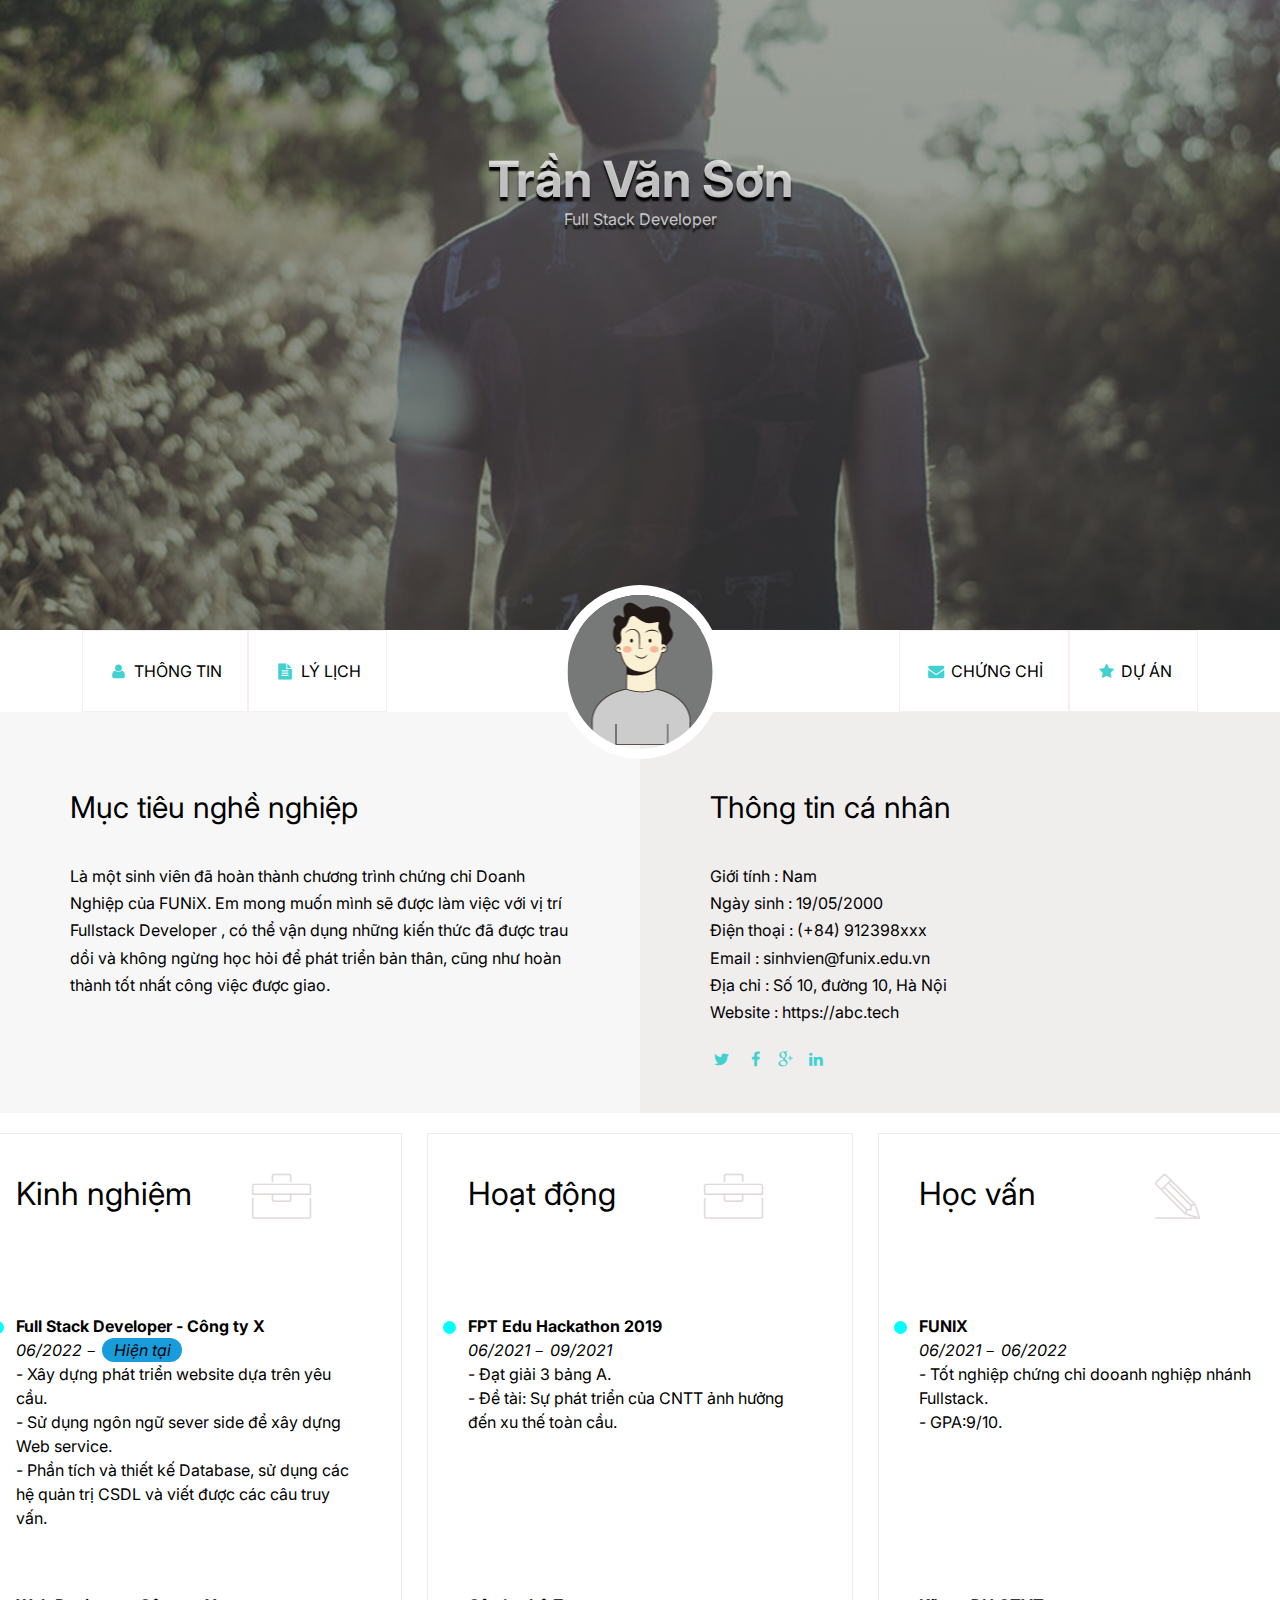
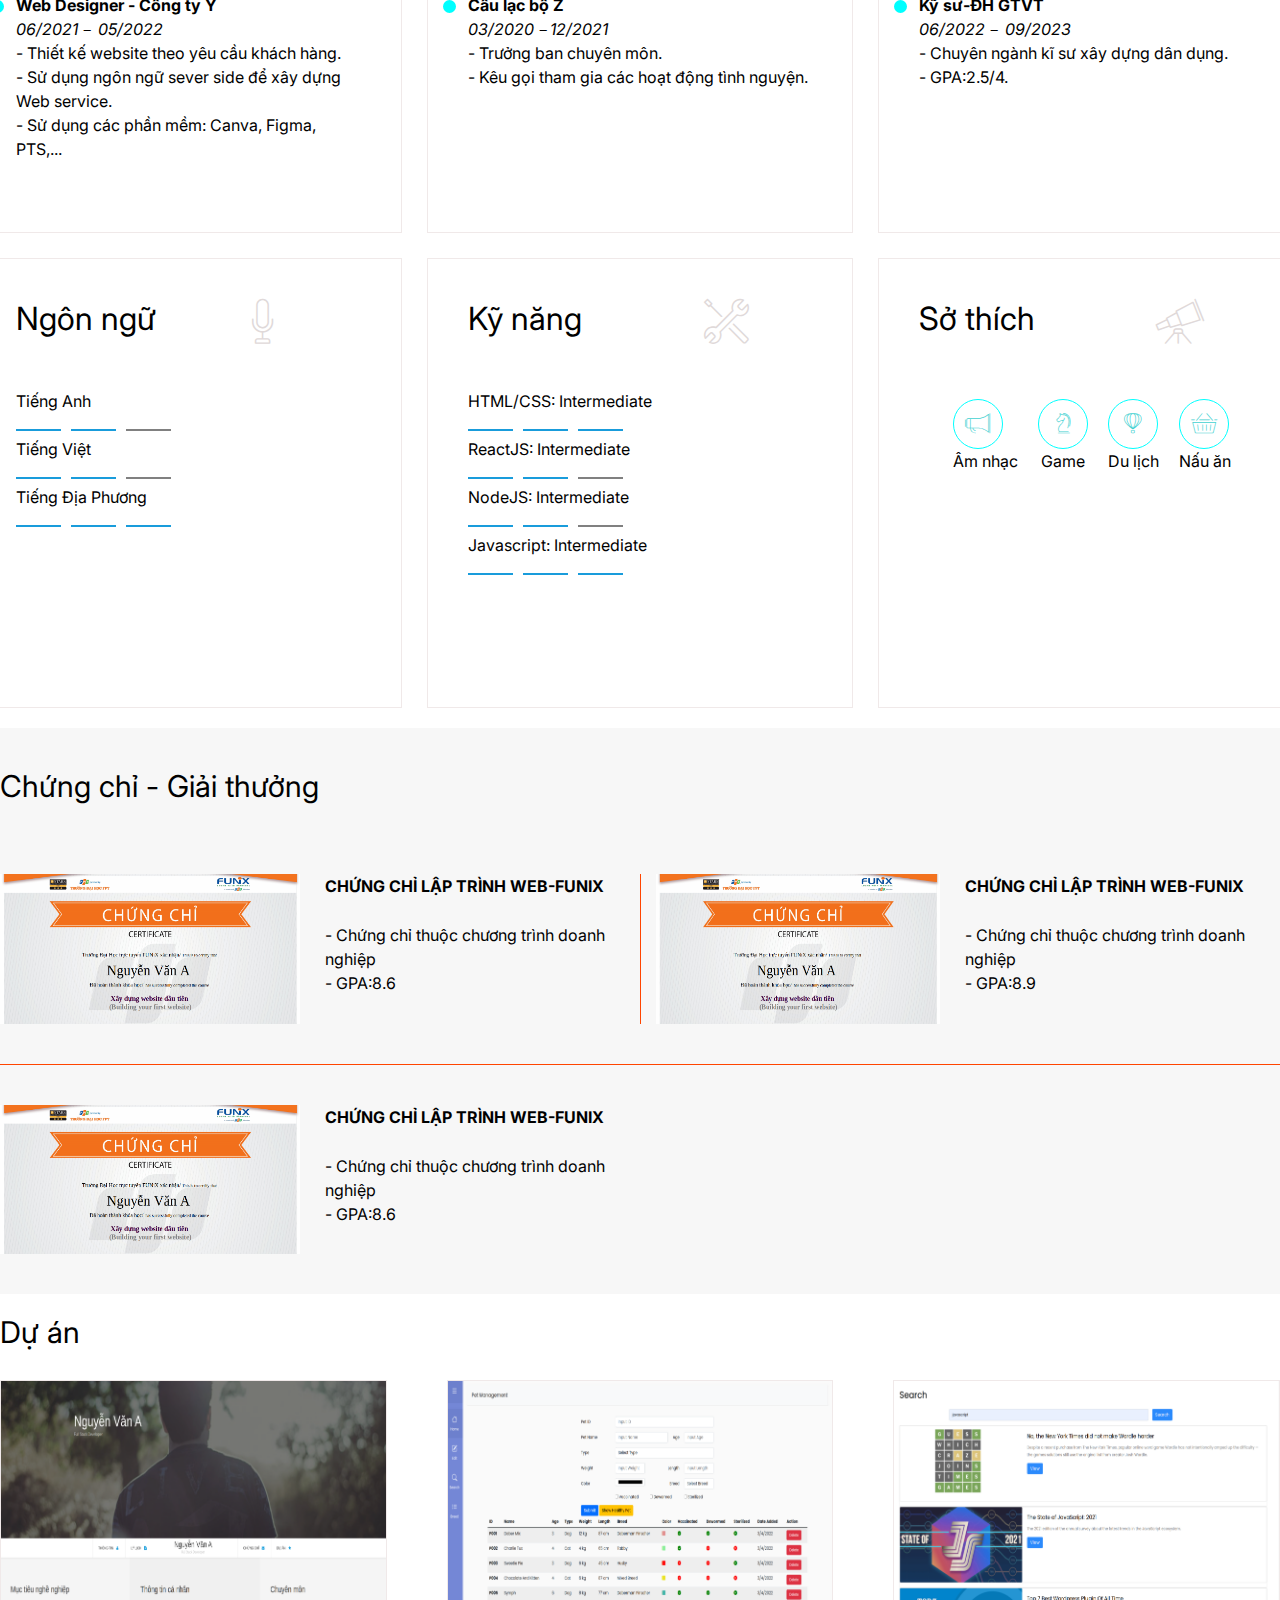
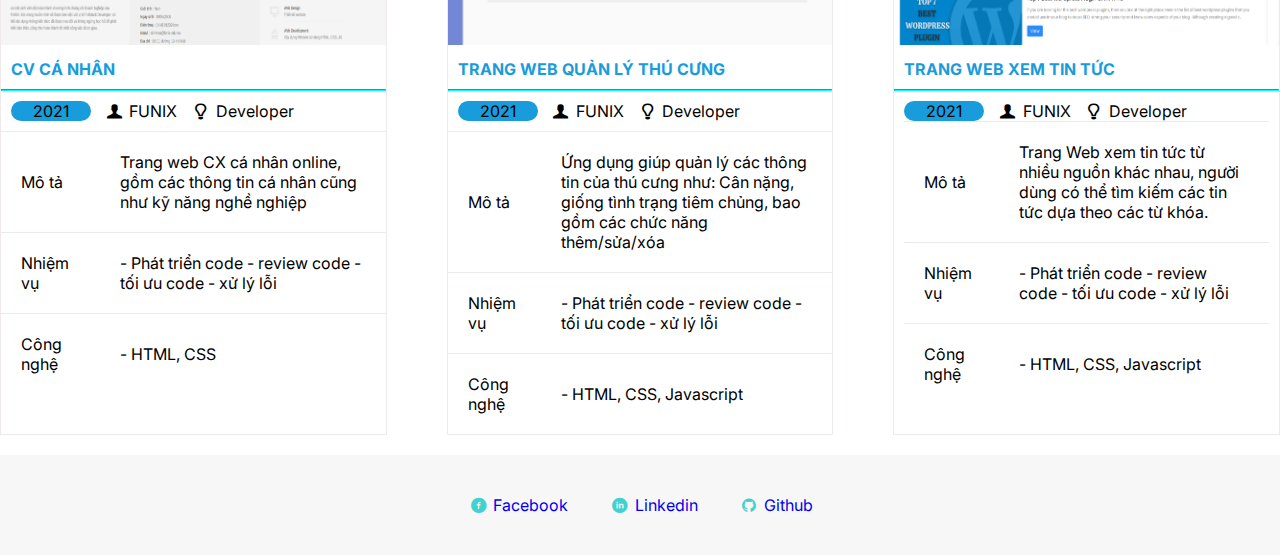
<file: index.html>
<!DOCTYPE html>
<html lang="en">
  <head>
    <meta charset="UTF-8" />
    <meta http-equiv="X-UA-Compatible" content="IE=edge" />
    <meta name="viewport" content="width=device-width, initial-scale=1.0" />
    <link href="https://cdn.jsdelivr.net/npm/bootstrap@5.1.3/dist/css/bootstrap.min.css" rel="stylesheet" integrity="sha384-1BmE4kWBq78iYhFldvKuhfTAU6auU8tT94WrHftjDbrCEXSU1oBoqyl2QvZ6jIW3" crossorigin="anonymous">
    
    <link rel="stylesheet" href="./css/laptop.css" />
    <link rel="stylesheet" href="./css/font.css" />
    <link rel="stylesheet" href="./css/tablet.css" />
    <link rel="stylesheet" href="./css/mobile.css" />
    <link rel="preconnect" href="https://fonts.googleapis.com">
<link rel="preconnect" href="https://fonts.gstatic.com" crossorigin>
<link href="https://fonts.googleapis.com/css2?family=Inter:wght@100;200;300;500;700&display=swap" rel="stylesheet">
    <title>Assignment 02</title>
  </head>
  <body>
    <!-- -----------------------Banner----------------- -->
    <header >
      <div class="banner">
        <h1 class="full-name">Trần Văn Sơn</h1>
        <span>Full Stack Developer</span>
      </div>
    </header>
    <!-- ---------------------------Nav-bar-------------------- -->
    <section id="nav-bar">
      <div class="avatar">
        <img class="img-avatar " src="./images/default-avatar.webp" alt="" width="150px">
      </div>
      <nav class="container nav-bar">
        <a class="btn" href="#"
          ><i class="icon-user small-icon"></i> Thông tin
        </a>
        <a class="btn" href="#"
          ><i class="icon-doc-text-inv small-icon"></i> Lý lịch</a
        >
        <a class="btn" href="#"
          ><i class="icon-mail-alt small-icon"></i> Chứng chỉ</a
        >
        <a class="btn" href="digital-cv.html" target="_blank"><i class="icon-star-1 small-icon"></i> Dự Án</a>
      </nav>
    </section>
    <!-- ---------------------mục tiêu- thông tin------------------------ -->
    <aside id="about" class="bg-grey">
      <div class=" infomation">
        <div class="target">
          <h1 class="section-title">Mục tiêu nghề nghiệp</h1>
          <p>
            Là một sinh viên đã hoàn thành chương trình chứng chỉ Doanh Nghiệp
            của FUNiX. Em mong muốn mình sẽ được làm việc với vị trí Fullstack
            Developer , có thể vận dụng những kiến thức đã được trau dồi và
            không ngừng học hỏi để phát triển bản thân, cũng như hoàn thành tốt
            nhất công việc được giao.
          </p>
        </div>
        <div class="personal-info">
          <h1 class="section-title">Thông tin cá nhân</h1>
          <ul class="mt-40 info">
            <li><span>Giới tính</span> : Nam</li>
            <li><span>Ngày sinh</span> : 19/05/2000</li>
            <li><span>Điện thoại</span> : (+84) 912398xxx</li>
            <li><span>Email</span> : sinhvien@funix.edu.vn</li>
            <li><span>Địa chỉ</span> : Số 10, đường 10, Hà Nội</li>
            <li><span>Website</span> : https://abc.tech</li>
          </ul>
          <div class="small-icon icon-inner">
            <i class="icon-twitter"></i> &NonBreakingSpace;
            <i class="icon-facebook"></i>&NonBreakingSpace;
            <i class="icon-gplus"></i>&NonBreakingSpace;
            <i class="icon-linkedin"></i>&NonBreakingSpace;
          </div>
        </div>
      </div>
    </aside>
    <section id="job-info">
      <div class="container job-info">
        <!-- ---------------------kinh nghiệm----------------- -->
        <div class="exp grid-layout" style="margin-top: 20px">
          <h1 class="title">Kinh nghiệm</h1>
          <i class="ic-toolbox big-icon"></i>
          <div class="detail-in-grid">
            <div class="detail">
              <div><b>Full Stack Developer - Công ty X</b></div>
              <div>
                <i> 06/2022－ <span class="blue--box">Hiện tại </span></i>
              </div>
              <div>- Xây dựng phát triển website dựa trên yêu cầu.</div>
              <div>- Sử dụng ngôn ngữ sever side để xây dựng Web service.</div>
              <div>
                - Phần tích và thiết kế Database, sử dụng các hệ quản trị CSDL
                và viết được các câu truy vấn.
              </div>
            </div>
            <div class="detail">
              <div><b>Web Designer - Công ty Y</b></div>
              <div><i> 06/2021－ 05/2022</i></div>
              <div>- Thiết kế website theo yêu cầu khách hàng.</div>
              <div>- Sử dụng ngôn ngữ sever side để xây dựng Web service.</div>
              <div>- Sử dụng các phần mềm: Canva, Figma, PTS,...</div>
            </div>
          </div>
        </div>
        <!-- ----------------hoạt động---------------------------------- -->
        <div class="activity grid-layout" style="margin-top: 20px">
          <h1 class="title">Hoạt động</h1>
          <i class="ic-toolbox big-icon"></i>
          <div class="detail-in-grid">
            <div class="detail">
              <div><b>FPT Edu Hackathon 2019</b></div>
              <div><i> 06/2021－ 09/2021</i></div>
              <div>- Đạt giải 3 bảng A.</div>
              <div>
                - Đề tài: Sự phát triển của CNTT ảnh hưởng đến xu thế toàn cầu.
              </div>
            </div>
            <div class="detail">
              <div><b>Câu lạc bộ Z</b></div>
              <div><i> 03/2020－12/2021 </i></div>
              <div>- Trưởng ban chuyên môn.</div>
              <div>- Kêu gọi tham gia các hoạt động tình nguyện.</div>
            </div>
          </div>
        </div>
        <!-- -----------------------------học vấn-------------------------- -->
        <div class="edu grid-layout" style="margin-top: 20px">
          <h1 class="title">Học vấn</h1>
          <i class="ic-pencil big-icon"></i>
          <div class="detail-in-grid">
            <div class="detail">
              <div><b>FUNIX</b></div>
              <div><i> 06/2021－ 06/2022</i></div>
              <div>- Tốt nghiệp chứng chỉ dooanh nghiệp nhánh Fullstack.</div>
              <div>- GPA:9/10.</div>
            </div>
            <div class="detail">
              <div><b>Kỹ sư-ĐH GTVT</b></div>
              <div><i> 06/2022－ 09/2023</i></div>
              <div>- Chuyên ngành kĩ sư xây dựng dân dụng.</div>
              <div>- GPA:2.5/4.</div>
            </div>
          </div>
        </div>
        <div class="grid-layout-2">
          <h1 class="title">Ngôn ngữ</h1>
          <i class="ic-mic big-icon"></i>
          <div class="detail-in-grid">
            <div class="detail-2">
              <div class="html-css-skill">Tiếng Anh</div>
              <div>
                <span class="line"></span><span class="line"></span
                ><span class="line"></span>
              </div>
              <div>Tiếng Việt</div>
              <div>
                <span class="line"></span><span class="line"></span
                ><span class="line"></span>
              </div>
              <div>Tiếng Địa Phương</div>
              <div>
                <span class="line"></span><span class="line"></span
                ><span class="line-full"></span>
              </div>
            </div>
          </div>
        </div>
        <div class="grid-layout-2">
          <h1 class="title">Kỹ năng</h1>
          <i class="ic-tools-2 big-icon"></i>
          <div class="detail-in-grid">
            <div class="detail-2">
              <div class="html-css-skill">HTML/CSS: Intermediate</div>
              <div>
                <span class="line-full"></span><span class="line-full"></span
                ><span class="line-full"></span>
              </div>
              <div>ReactJS: Intermediate</div>
              <div>
                <span class="line"></span><span class="line"></span
                ><span class="line"></span>
              </div>
              <div>NodeJS: Intermediate</div>
              <div>
                <span class="line"></span><span class="line"></span
                ><span class="line"></span>
              </div>
              <div>Javascript: Intermediate</div>
              <div>
                <span class="line"></span><span class="line"></span
                ><span class="line-full"></span>
              </div>
            </div>
          </div>
        </div>
        <div class="grid-layout-2">
          <h1 class="title">Sở thích</h1>
          <i class="ic-telescope big-icon"></i>
          <div class="detail-in-grid">
            <div
              class="detail-2"
              style="display:flex ; text-align:center ; justify-content: center;"
            >
              <div class="st1">
                <div class="st-icon">
                  <i class="ic-megaphone small-icon"></i>
                </div>
                <div>Âm nhạc</div>
              </div>
              <div class="st1">
                <div class="st-icon">
                  <i class="ic-strategy small-icon"></i>
                </div>
                <div>Game</div>
              </div>
              <div class="st1">
                <div class="st-icon">
                  <i class="ic-hotairballoon small-icon"></i>
                </div>
                <div>Du lịch</div>
              </div>
              <div class="st1">
                <div class="st-icon"><i class="ic-basket small-icon"></i></div>
                <div>Nấu ăn</div>
              </div>
            </div>
          </div>
        </div>
      </div>
    </section>
    <section id="certificate" class="bg-grey" style="margin-top:20px">
      <div class="container">
        <h1 style="padding-top:40px ;" class="section-title">Chứng chỉ - Giải thưởng</h1>
        <div class="certificate">
          <div class="cc cc1">
            <img class="img-1" src="./images/Cert_DBI.png" alt="" width="300px" height="auto">
            <div class="div1">
              <p class="div2"><b>CHỨNG CHỈ LẬP TRÌNH WEB-FUNIX</b> </p>
              <p>- Chứng chỉ thuộc chương trình doanh nghiệp</p>
              <P>- GPA:8.6</P>
            </div>
          </div>
          <div class="cc cc2">
            <img class="img-2" src="./images/Cert_DBI.png" alt="" width="300px" height="auto">
            <div class="div1">
              <p class="div2"> <b> CHỨNG CHỈ LẬP TRÌNH WEB-FUNIX</b></p>
              <p>- Chứng chỉ thuộc chương trình doanh nghiệp</p>
              <P>- GPA:8.9</P>
            </div>
          </div>
          <div class="cc cc3">
            <img class="img-1" src="./images/Cert_WEB.png" alt="" width="300px" height="auto">
            <div class="div1">
              <p class="div2"><b>CHỨNG CHỈ LẬP TRÌNH WEB-FUNIX</b> </p>
              <p>- Chứng chỉ thuộc chương trình doanh nghiệp</p>
              <P>- GPA:8.6</P>
            </div>
          </div>
        </div>
      </div>
    </section>
    <section id="project">
      <div class="container">
        <h1 class="section-title" style="padding-top:20px ;">Dự án</h1>
       <div class="pj">
        
        <div class=" pj-1">
          <img class="img-pj" src="./images/project_1.png" alt="" width="350px">
          <div class="block-1"><a class="link-pj" href="digital-cv.html" target="_blank"><b>CV CÁ NHÂN</b></a> </div>
          <hr>
          <div class="block-2">
            <span class="blue--box">2021</span> &nbsp;
            <i class="icon-user-1"></i> FUNIX  &nbsp;
            <i class="icon-lamp"></i>  Developer  
          </div>
          <div class="block-3">
            <table>
              <tr >
                <td >Mô tả</td>
                <td>Trang web CX cá nhân online, gồm các thông tin cá nhân cũng như kỹ năng nghề nghiệp</td>
              </tr>
              <tr>
                <td>
                Nhiệm vụ
              </td>
              <td>- Phát triển code - review code - tối ưu code - xử lý lỗi </td>
            </tr> 
            <tr>
              <td>Công nghệ</td>
              <td>- HTML, CSS</td>
            </tr>
            </table>
          </div>
        </div> 
        <div class=" pj-1">
          <img class="img-pj" src="./images/project_2.png" alt="" width="350px">
          <div class="block-1"><a class="link-pj" href="digital-cv.html" target="_blank"><b>TRANG WEB QUẢN LÝ THÚ CƯNG</b> </a></div>
          <hr>
          <div class="block-2">
            <span class="blue--box">2021</span> &nbsp;
            <i class="icon-user-1"></i> FUNIX  &nbsp;
            <i class="icon-lamp"></i>  Developer  
          </div>
          <div class="block-3">
            <table>
              <tr >
                <td >Mô tả</td>
                <td>Ứng dụng giúp quản lý các thông tin của thú cưng như: Cân nặng, giống tình trạng tiêm chủng, bao gồm các chức năng thêm/sửa/xóa</td>
              </tr>
              <tr>
                <td>
                Nhiệm vụ
              </td>
              <td>- Phát triển code - review code - tối ưu code - xử lý lỗi</td>
            </tr> 
            <tr>
              <td>Công nghệ</td>
              <td>- HTML, CSS, Javascript</td>
            </tr>
            </table>
          </div>
        </div>
        <div class=" pj-1">
          <img class="img-pj" src="./images/project_3.png" alt="" width="350px">
          <div class="block-1"><a class="link-pj" href="digital-cv.html" target="_blank"><b>TRANG WEB XEM TIN TỨC</b></a> </div>
          <hr>
          <div class="block-2">
            <div>
            <span class="blue--box">2021</span> &nbsp;
            <i class="icon-user-1"></i> FUNIX  &nbsp;
            <i class="icon-lamp"></i>  Developer  
          </div>
          <div class="block-3">
            <table>
              <tr >
                <td >Mô tả</td>
                <td>Trang Web xem tin tức từ nhiều nguồn khác nhau, người dùng có thể tìm kiếm các tin tức dựa theo các từ khóa.</td>
              </tr>
              <tr>
                <td>
                Nhiệm vụ
              </td>
              <td>- Phát triển code - review code - tối ưu code - xử lý lỗi</td>
            </tr> 
            <tr>
              <td>Công nghệ</td>
              <td>- HTML, CSS, Javascript</td>
            </tr>
            </table>
          </div>
        </div>
       </div>
      </div>
    </section>
    <section id="footer" class="bg-grey">
      <!-- <div class="container"> -->
        <div class="footer">
          <div ><a class="btn-1" href="#" target="_blank"><i class="icon-facebook-circled small-icon"></i> Facebook</a> </div>
          <div ><a class="btn-1" href="#" target="_blank"><i class="icon-linkedin-circled small-icon"></i> Linkedin</a> </div>
          <div ><a class="btn-1" href="#" target="_blank"><i class="icon-github-circled small-icon"></i> Github</a> </div>
        </div>
      </div>
    </section>
  </body>
</html>
</file>
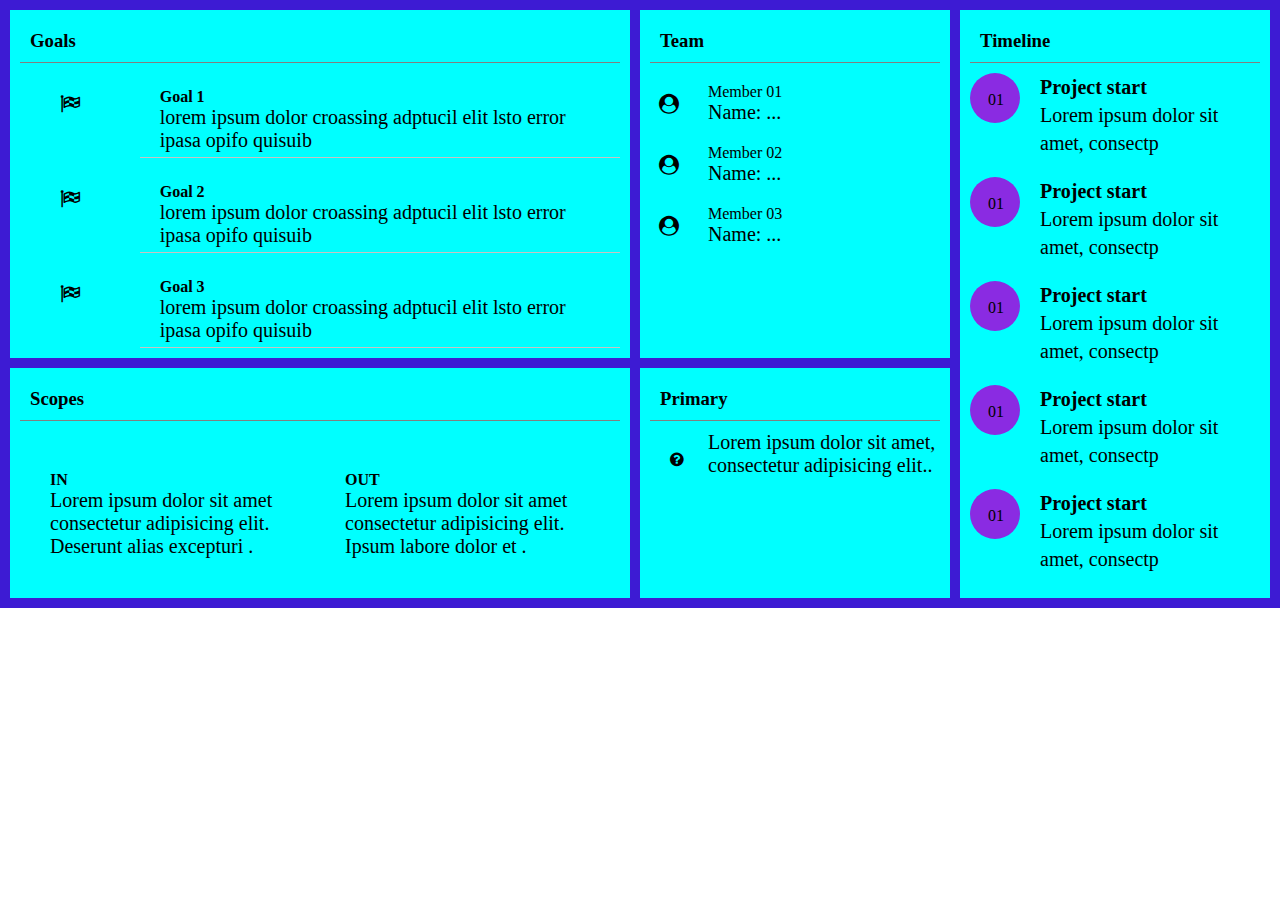
<file: digital-cv.html>
<!DOCTYPE html>
<html lang="en">
  <head>
    <meta charset="UTF-8" />
    <meta http-equiv="X-UA-Compatible" content="IE=edge" />
    <meta name="viewport" content="width=device-width, initial-scale=1.0" />
    <title>Document</title>

    <link
      rel="stylesheet"
      href="https://cdnjs.cloudflare.com/ajax/libs/font-awesome/4.7.0/css/font-awesome.min.css"
    />
    <link rel="stylesheet" href="digital-cv.css" />
  </head>
  <body>
    <div class="container">
      <section class="goals">
        <h3>Goals</h3>
        <div class="block-goal">
          <div class="icon-goal"><i class="fa fa-flag-checkered"></i></div>
          <div class="goal-1">
            <div>
              <b>Goal 1</b>
              <p class="small-font">
                lorem ipsum dolor croassing adptucil elit lsto error ipasa opifo
                quisuib
              </p>
            </div>
          </div>
        </div>
        <div class="block-goal">
          <div class="icon-goal"><i class="fa fa-flag-checkered"></i></div>
          <div class="goal-1">
            <b>Goal 2</b>
            <p class="small-font">
              lorem ipsum dolor croassing adptucil elit lsto error ipasa opifo
              quisuib
            </p>
          </div>
        </div>
        <div class="block-goal">
          <div class="icon-goal"><i class="fa fa-flag-checkered"></i></div>
          <div class="goal-1">
            <b>Goal 3</b>
            <p class="small-font">
              lorem ipsum dolor croassing adptucil elit lsto error ipasa opifo
              quisuib
            </p>
          </div>
        </div>
      </section>
      <div class="team">
        <h3>Team</h3>

        <div class="block-member">
          <div class="icon-member"><i class="fa fa-user-circle"></i></div>
          <div class="member">
            Member 01
            <p class="small-font">Name: ...</p>
          </div>
        </div>

        <div class="block-member">
          <div class="icon-member"><i class="fa fa-user-circle"></i></div>
          <div class="member">
            Member 02
            <p class="small-font">Name: ...</p>
          </div>
        </div>
        <div class="block-member">
          <div class="icon-member"><i class="fa fa-user-circle"></i></div>
          <div class="member">
            Member 03
            <p class="small-font">Name: ...</p>
          </div>
        </div>
      </div>
      <div class="scopes">
        <h3>Scopes</h3>
        <div class="in-out">
          <div class="in">
            <b>IN</b>
            <p class="small-font">
              Lorem ipsum dolor sit amet consectetur adipisicing elit. Deserunt
              alias excepturi .
            </p>
          </div>
          <div class="out">
            <b>OUT</b>
            <p class="small-font">
              Lorem ipsum dolor sit amet consectetur adipisicing elit. Ipsum
              labore dolor et .
            </p>
          </div>
        </div>
      </div>
      <div class="primary">
        <h3>Primary</h3>

        <div class="pr">
          <div class="icon-pr"><i class="fa fa-question-circle"></i></div>
          <p class="small-font content-pr">
            Lorem ipsum dolor sit amet, consectetur adipisicing elit..
          </p>
        </div>
      </div>
      <div class="timeline">
        <h3>Timeline</h3>
        <div class="pj-all">
          <div class="block-tl">
            <div class="circle">01</div>
            <div class="pj">
              <b class="small-font">Project start</b>
              <p class="small-font">Lorem ipsum dolor sit amet, consectp</p>
            </div>
          </div>
          <div class="block-tl">
            <div class="circle">01</div>

            <div class="pj">
              <b class="small-font">Project start</b>
              <p class="small-font">Lorem ipsum dolor sit amet, consectp</p>
            </div>
          </div>
          <div class="block-tl">
            <div class="circle">01</div>
            <div class="pj">
              <b class="small-font">Project start</b>
              <p class="small-font">Lorem ipsum dolor sit amet, consectp</p>
            </div>
          </div>
          <div class="block-tl">
            <div class="circle">01</div>
            <div class="pj">
              <b class="small-font">Project start</b>
              <p class="small-font">Lorem ipsum dolor sit amet, consectp</p>
            </div>
          </div>
          <div class="block-tl">
            <div class="circle">01</div>
            <div class="pj">
              <b class="small-font">Project start</b>
              <p class="small-font">Lorem ipsum dolor sit amet, consectp</p>
            </div>
          </div>
        </div>
      </div>
    </div>
  </body>
</html>
</file>
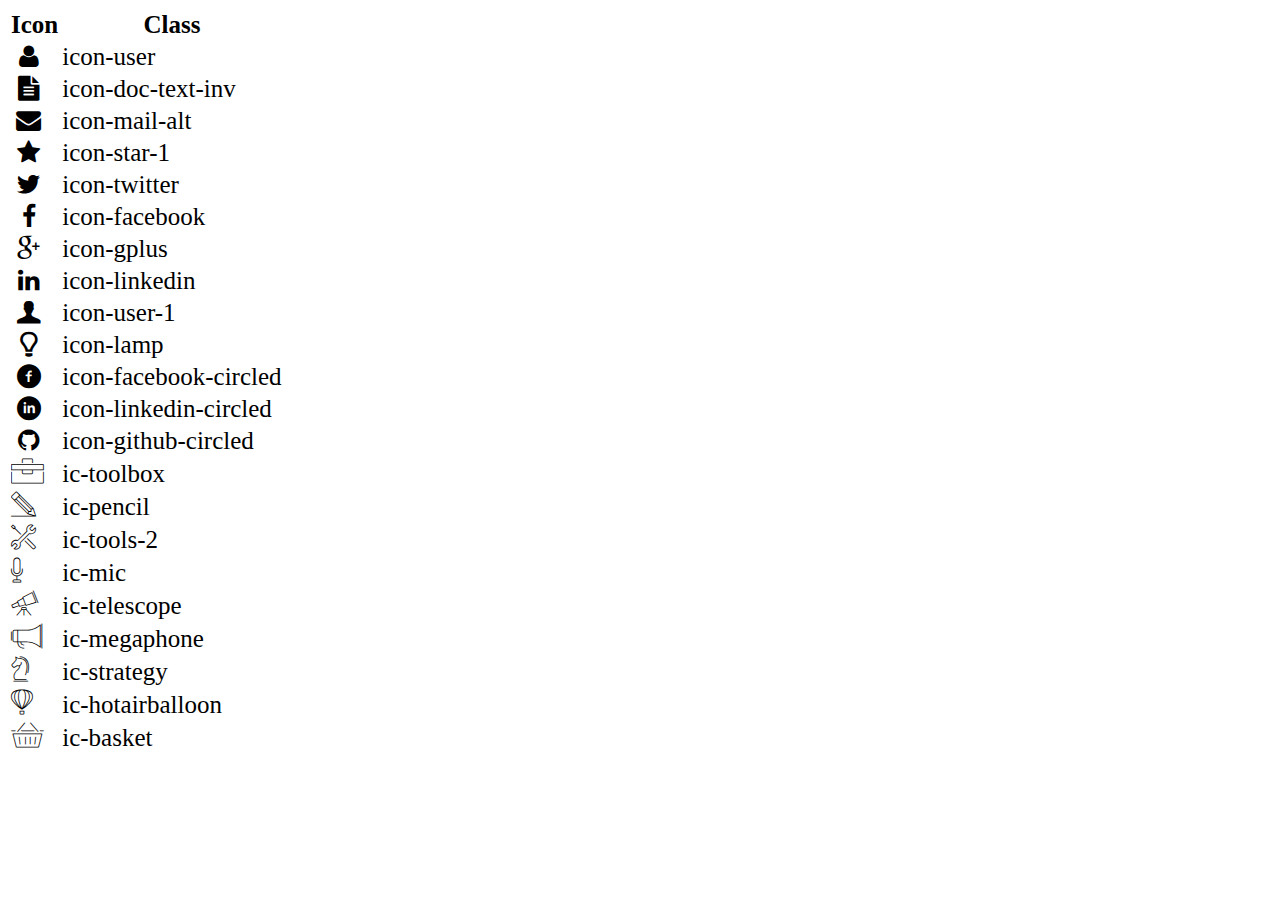
<file: icon-list.html>
<!DOCTYPE html>
<html lang="en">

<head>
    <meta charset="UTF-8">
    <meta http-equiv="X-UA-Compatible" content="IE=edge">
    <meta name="viewport" content="width=device-width, initial-scale=1.0">
    <link rel="stylesheet" href="css/font.css">
    <title>Icon List</title>
</head>

<body>
    <table style="font-size: 25px;">
        <thead>
            <tr>
                <th>Icon</th>
                <th>Class</th>
            </tr>
        </thead>
        <tbody>
            <tr>
                <td><i class="icon-user"></i></td>
                <td>icon-user</td>
            </tr>
            <tr>
                <td><i class="icon-doc-text-inv"></i></td>
                <td>icon-doc-text-inv</td>
            </tr>
            <tr>
                <td><i class="icon-mail-alt"></i></td>
                <td>icon-mail-alt</td>
            </tr>
            <tr>
                <td><i class="icon-star-1"></i></td>
                <td>icon-star-1</td>
            </tr>
            <tr>
                <td><i class="icon-twitter"></i></td>
                <td>icon-twitter</td>
            </tr>
            <tr>
                <td><i class="icon-facebook"></i></td>
                <td>icon-facebook</td>
            </tr>
            <tr>
                <td><i class="icon-gplus"></i></td>
                <td>icon-gplus</td>
            </tr>
            <tr>
                <td><i class="icon-linkedin"></i></td>
                <td>icon-linkedin</td>
            </tr>
            <tr>
                <td><i class="icon-user-1"></i></td>
                <td>icon-user-1</td>
            </tr>
            <tr>
                <td><i class="icon-lamp"></i></td>
                <td>icon-lamp</td>
            </tr>
            <tr>
                <td><i class="icon-facebook-circled"></i></td>
                <td>icon-facebook-circled</td>
            </tr>
            <tr>
                <td><i class="icon-linkedin-circled"></i></td>
                <td>icon-linkedin-circled</td>
            </tr>
            <tr>
                <td><i class="icon-github-circled"></i></td>
                <td>icon-github-circled</td>
            </tr>
            <tr>
                <td><i class="ic-toolbox"></i></td>
                <td>ic-toolbox</td>
            </tr>
            <tr>
                <td><i class="ic-pencil"></i></td>
                <td>ic-pencil</td>
            </tr>
            <tr>
                <td><i class="ic-tools-2"></i></td>
                <td>ic-tools-2</td>
            </tr>

            <tr>
                <td><i class="ic-mic"></i></td>
                <td>ic-mic</td>
            </tr>
            <tr>
                <td><i class="ic-telescope"></i></td>
                <td>ic-telescope</td>
            </tr>
            <tr>
                <td><i class="ic-megaphone"></i></td>
                <td>ic-megaphone</td>
            </tr>
            <tr>
                <td><i class="ic-strategy"></i></td>
                <td>ic-strategy</td>
            </tr>
            <tr>
                <td><i class="ic-hotairballoon"></i></td>
                <td>ic-hotairballoon</td>
            </tr>
            <tr>
                <td><i class="ic-basket"></i></td>
                <td>ic-basket</td>
            </tr>
        </tbody>
    </table>
</body>

</html>
</file>
<file: css/laptop.css>
* {
  font-family: "Inter", sans-serif;
  margin: 0px;
  padding: 0;
  box-sizing: border-box;
}
h1 {
  font-weight: 400;
  font-size: 32px;
}
section > .container {
  /* width: 1430px; */
  margin: auto;

  /* display: block; */
  /* padding: 30px 40px; */
}
/* --------------------Banner----------------- */
header {
  position: relative;
  height: 70vh;
  background-image: linear-gradient(
      rgba(32, 39, 32, 0.4),
      rgba(32, 39, 32, 0.5)
    ),
    url(../images/banner.jpg);
  background-size: cover;
  color: rgba(247, 247, 247, 0.774);
}
.banner {
  text-shadow: 0px 4px 2px black;
  position: absolute;
  top: 30%;
  left: 50%;
  transform: translate(-50%, -50%);
  display: flex;
  flex-direction: column;
  align-items: center;
  justify-content: center;
}
.full-name {
  font-size: 50px;
  font-weight: 700;
}
/* -----------------------End-banner----------------- */

/* ------------------- Nav-bar-------------------------*/
.nav-bar {
  position: relative;

  display: flex;
  text-transform: uppercase;
  justify-content: center;
  text-align: center;
}

.avatar {
  width: 165px;
  border: 10px solid white;
  position: absolute;
  border-radius: 50%;
  overflow: hidden;
  top: 65%;
  left: 50%;
  transform: translate(-50%, 0);
}
.btn:link,
.btn:visited {
  color: black;
  text-decoration: none;
  border: 0.1px solid rgb(247, 238, 238);
  padding: 30px 25px;
  border-collapse: collapse;
}
.btn:nth-child(2) {
  margin-right: 40%;
}
.small-icon {
  color: rgb(66, 209, 209);
}
.icon-inner {
  padding-top: 20px;
}
/*----------------- end Nav-bar=------------------------------------ */
/* ----------------------------muc tieu- thong tin-------------------------------- */
.infomation {
  display: flex;
}
li {
  list-style: none;
}
.target {
  line-height: 1.7;
  width: 50%;
  text-align: left;
  padding: 70px;
  padding-bottom: 40px;
}
.section-title {
  font-weight: 400;
  font-size: 30px;
  padding-bottom: 30px;
}
.personal-info {
  padding: 70px;
  padding-bottom: 40px;
  line-height: 1.7;
  width: 50%;
  text-align: left;
  background: rgb(240, 237, 237);
}
.icon-small {
  padding-top: 20px;
}
.blue--box {
  text-align: center;
  display: inline-block;
  width: 80px;
  background: #199cdb;
  border: #199cdb;
  border-radius: 12px;
}

/* ---------------------------Grid layout ----------------- */
.job-info {
  display: grid;
  grid-template-columns: 33.33% 33.33% 33.33%;
  /* grid-template-columns: 400px 400px 400px; */
  /* grid-template-rows: 25% 75%; */
  gap: 25px;
  align-items: center;
  justify-content: center;
}
.grid-layout {
  border: 0.5px solid rgb(240, 233, 233);
  display: grid;
  grid-template-columns: 65% 35%;
  grid-template-rows: 20% 80%;
  height: 700px;
  /* margin-bottom: 20px; */
}
.grid-layout-2 {
  border: 0.5px solid rgb(240, 233, 233);
  display: grid;
  grid-template-columns: 65% 35%;
  grid-template-rows: 20% 80%;
  height: 450px;
  /* margin-bottom: 20px; */
}

.title {
  padding: 40px;
}
.big-icon {
  font-size: 45px;
  margin-top: 40px;
  color: rgb(224, 217, 217);
}
.detail-in-grid {
  /* display: flex;
  flex-direction: column; */
  grid-column: 1/-1;
}
.detail {
  height: 50%;
  position: relative;
  line-height: 1.5;
  padding-top: 40px;
  padding: 40px;
  padding-bottom: 40px;
}
.detail::before {
  content: "";
  position: absolute;
  width: 5px;
  height: 5px;
  top: 47px;
  left: 15px;
  background-color: aqua;
  border: 4px solid aqua;
  border-radius: 50%;
}
.detail-2 {
  line-height: 1.5;
  padding: 40px;
}
.line {
  background: #199cdb;
  display: inline-block;
  height: 2px;
  margin-right: 10px;
  width: 45px;
}
.line:last-child {
  background: gray;
}
.line-full {
  background: #199cdb;
  display: inline-block;
  height: 2px;
  margin-right: 10px;
  width: 45px;
}
.st1 {
  padding: 10px;
}
.st-icon {
  font-size: 20px;
  padding: 10px;
  width: 50px;
  height: 50px;
  border-radius: 50%;
  border: 1px solid aqua;
}
.bg-grey {
  background: #f7f7f7;
}
/* ------------------certificate--------------- */
.certificate {
  display: grid;
  grid-template-columns: 50% 50%;
}
.cc {
  padding-bottom: 40px;
  padding-top: 40px;
  display: flex;
}
.cc1,
.cc2 {
  border-bottom: 1px solid orangered;
}
.div1 {
  padding-left: 25px;
  line-height: 1.5;
}
.div2 {
  padding-bottom: 25px;
}
.img-2 {
  padding-left: 15px;
  border-left: 1px solid orangered;
}
/* --------------------Dự án----------------- */
.pj {
  height: auto;
  width: auto;
  display: flex;
  gap: 60px;
  padding-bottom: 20px;
}
.img-pj {
  width: 100%;
}
hr {
  border-color: aqua;
}
.block-1 {
  padding: 10px;
}
.block-2 {
  padding: 10px;
}
table {
  text-align: left;

  border-collapse: collapse;
}
td {
  padding: 20px;
  border: 1px solid rgb(240, 233, 233);
  border-right: none;
  border-left: none;
  border-bottom: none;
}
.pj-1 {
  border: 1px solid rgb(240, 233, 233);
}
.link-pj{
  text-decoration: none;
  cursor: pointer;
  color:#199cdb ;
}
/* -----------------footer------------------- */
.footer {
  padding-top: 40px;
  text-align: center;
  justify-content: center;
  height: 100px;
  display: flex;
  flex-direction: row;
  text-decoration: none;
}

.btn-1 {
  padding: 20px;
  text-decoration: none;
}
</file>
<file: css/font.css>
@font-face {
	font-family: 'open_sanslight';
	src: url('../fonts/OpenSans-Light-webfont.eot');
	src: url('../fonts/OpenSans-Light-webfont.eot#iefix') format('embedded-opentype'),
		url('../fonts/OpenSans-Light-webfont.woff') format('woff'),
		url('../fonts/OpenSans-Light-webfont.ttf') format('truetype'),
		url('../fonts/OpenSans-Light-webfont.svg#open_sanslight') format('svg');
	font-weight: normal;
	font-style: normal;

}

@font-face {
	font-family: 'open_sansitalic';
	src: url('../fonts/OpenSans-Italic-webfont.eot');
	src: url('../fonts/OpenSans-Italic-webfont.eot#iefix') format('embedded-opentype'),
		url('../fonts/OpenSans-Italic-webfont.woff') format('woff'),
		url('../fonts/OpenSans-Italic-webfont.ttf') format('truetype'),
		url('../fonts/OpenSans-Italic-webfont.svg#open_sansitalic') format('svg');
	font-weight: normal;
	font-style: normal;

}

@font-face {
	font-family: 'open_sanssemibold';
	src: url('../fonts/OpenSans-Semibold-webfont.eot');
	src: url('../fonts/OpenSans-Semibold-webfont.eot#iefix') format('embedded-opentype'),
		url('../fonts/OpenSans-Semibold-webfont.woff') format('woff'),
		url('../fonts/OpenSans-Semibold-webfont.ttf') format('truetype'),
		url('../fonts/OpenSans-Semibold-webfont.svg#open_sanssemibold') format('svg');
	font-weight: normal;
	font-style: normal;

}


@font-face {
	font-family: 'open_sanslight_italic';
	src: url('../fonts/OpenSans-LightItalic-webfont.eot');
	src: url('../fonts/OpenSans-LightItalic-webfont.eot#iefix') format('embedded-opentype'),
		url('../fonts/OpenSans-LightItalic-webfont.woff') format('woff'),
		url('../fonts/OpenSans-LightItalic-webfont.ttf') format('truetype'),
		url('../fonts/OpenSans-LightItalic-webfont.svg#open_sanslight_italic') format('svg');
	font-weight: normal;
	font-style: normal;

}

@font-face {
	font-family: 'open_sansregular';
	src: url('../fonts/OpenSans-Regular-webfont.eot');
	src: url('../fonts/OpenSans-Regular-webfont.eot#iefix') format('embedded-opentype'),
		url('../fonts/OpenSans-Regular-webfont.woff') format('woff'),
		url('../fonts/OpenSans-Regular-webfont.ttf') format('truetype'),
		url('../fonts/OpenSans-Regular-webfont.svg#open_sansregular') format('svg');
	font-weight: normal;
	font-style: normal;

}


@font-face {
	font-family: 'fontello';
	src: url('../fonts/fontello.eot');
	src: url('../fonts/fontello.eot#iefix') format('embedded-opentype'),
		url('../fonts/fontello.woff') format('woff'),
		url('../fonts/fontello.ttf') format('truetype'),
		url('../fonts/fontello.svg#fontello') format('svg');
	font-weight: normal;
	font-style: normal;
}

[class^="icon-"]:before,
[class*=" icon-"]:before {
	font-family: "fontello";
	font-style: normal;
	font-weight: normal;
	speak: none;

	display: inline-block;
	text-decoration: inherit;
	width: 1em;
	margin-right: .2em;
	text-align: center;
	/* opacity: .8; */

	/* For safety - reset parent styles, that can break glyph codes*/
	font-variant: normal;
	text-transform: none;

	/* fix buttons height, for twitter bootstrap */
	line-height: 1em;

	/* Animation center compensation - margins should be symmetric */
	/* remove if not needed */
	margin-left: .2em;

	/* you can be more comfortable with increased icons size */
	/* font-size: 120%; */

	/* Font smoothing. That was taken from TWBS */
	-webkit-font-smoothing: antialiased;
	-moz-osx-font-smoothing: grayscale;

	/* Uncomment for 3D effect */
	/* text-shadow: 1px 1px 1px rgba(127, 127, 127, 0.3); */
}

.icon-emo-happy:before {
	content: '\e800';
}

/* '' */
.icon-emo-wink:before {
	content: '\e801';
}

/* '' */
.icon-emo-wink2:before {
	content: '\e802';
}

/* '' */
.icon-emo-unhappy:before {
	content: '\e803';
}

/* '' */
.icon-emo-sleep:before {
	content: '\e804';
}

/* '' */
.icon-emo-thumbsup:before {
	content: '\e805';
}

/* '' */
.icon-emo-devil:before {
	content: '\e806';
}

/* '' */
.icon-emo-surprised:before {
	content: '\e807';
}

/* '' */
.icon-emo-tongue:before {
	content: '\e808';
}

/* '' */
.icon-emo-coffee:before {
	content: '\e809';
}

/* '' */
.icon-emo-sunglasses:before {
	content: '\e80a';
}

/* '' */
.icon-emo-displeased:before {
	content: '\e80b';
}

/* '' */
.icon-emo-beer:before {
	content: '\e80c';
}

/* '' */
.icon-emo-grin:before {
	content: '\e80d';
}

/* '' */
.icon-emo-angry:before {
	content: '\e80e';
}

/* '' */
.icon-emo-saint:before {
	content: '\e80f';
}

/* '' */
.icon-emo-cry:before {
	content: '\e810';
}

/* '' */
.icon-emo-shoot:before {
	content: '\e811';
}

/* '' */
.icon-emo-squint:before {
	content: '\e812';
}

/* '' */
.icon-emo-laugh:before {
	content: '\e813';
}

/* '' */
.icon-spin1:before {
	content: '\e814';
}

/* '' */
.icon-spin2:before {
	content: '\e815';
}

/* '' */
.icon-spin3:before {
	content: '\e816';
}

/* '' */
.icon-spin4:before {
	content: '\e817';
}

/* '' */
.icon-spin5:before {
	content: '\e818';
}

/* '' */
.icon-spin6:before {
	content: '\e819';
}

/* '' */
.icon-firefox:before {
	content: '\e81a';
}

/* '' */
.icon-chrome:before {
	content: '\e81b';
}

/* '' */
.icon-opera:before {
	content: '\e81c';
}

/* '' */
.icon-ie:before {
	content: '\e81d';
}

/* '' */
.icon-crown:before {
	content: '\e81e';
}

/* '' */
.icon-crown-plus:before {
	content: '\e81f';
}

/* '' */
.icon-crown-minus:before {
	content: '\e820';
}

/* '' */
.icon-marquee:before {
	content: '\e821';
}

/* '' */
.icon-glass:before {
	content: '\e822';
}

/* '' */
.icon-music:before {
	content: '\e823';
}

/* '' */
.icon-search:before {
	content: '\e824';
}

/* '' */
.icon-mail:before {
	content: '\e825';
}

/* '' */
.icon-mail-alt:before {
	content: '\e826';
}

/* '' */
.icon-mail-squared:before {
	content: '\e827';
}

/* '' */
.icon-heart:before {
	content: '\e828';
}

/* '' */
.icon-heart-empty:before {
	content: '\e829';
}

/* '' */
.icon-star-1:before {
	content: '\e82a';
}

/* '' */
.icon-star-empty-1:before {
	content: '\e82b';
}

/* '' */
.icon-star-half:before {
	content: '\e82c';
}

/* '' */
.icon-star-half-alt:before {
	content: '\e82d';
}

/* '' */
.icon-user:before {
	content: '\e82e';
}

/* '' */
.icon-user-plus:before {
	content: '\e82f';
}

/* '' */
.icon-user-times:before {
	content: '\e830';
}

/* '' */
.icon-users:before {
	content: '\e831';
}

/* '' */
.icon-male:before {
	content: '\e832';
}

/* '' */
.icon-female:before {
	content: '\e833';
}

/* '' */
.icon-child:before {
	content: '\e834';
}

/* '' */
.icon-user-secret:before {
	content: '\e835';
}

/* '' */
.icon-video:before {
	content: '\e836';
}

/* '' */
.icon-videocam:before {
	content: '\e837';
}

/* '' */
.icon-picture:before {
	content: '\e838';
}

/* '' */
.icon-camera:before {
	content: '\e839';
}

/* '' */
.icon-camera-alt:before {
	content: '\e83a';
}

/* '' */
.icon-th-large:before {
	content: '\e83b';
}

/* '' */
.icon-th:before {
	content: '\e83c';
}

/* '' */
.icon-th-list:before {
	content: '\e83d';
}

/* '' */
.icon-ok:before {
	content: '\e83e';
}

/* '' */
.icon-ok-circled:before {
	content: '\e83f';
}

/* '' */
.icon-ok-circled2:before {
	content: '\e840';
}

/* '' */
.icon-ok-squared:before {
	content: '\e841';
}

/* '' */
.icon-cancel:before {
	content: '\e842';
}

/* '' */
.icon-cancel-circled:before {
	content: '\e843';
}

/* '' */
.icon-cancel-circled2:before {
	content: '\e844';
}

/* '' */
.icon-plus:before {
	content: '\e845';
}

/* '' */
.icon-plus-circled:before {
	content: '\e846';
}

/* '' */
.icon-plus-squared:before {
	content: '\e847';
}

/* '' */
.icon-plus-squared-alt:before {
	content: '\e848';
}

/* '' */
.icon-minus:before {
	content: '\e849';
}

/* '' */
.icon-minus-circled:before {
	content: '\e84a';
}

/* '' */
.icon-minus-squared:before {
	content: '\e84b';
}

/* '' */
.icon-minus-squared-alt:before {
	content: '\e84c';
}

/* '' */
.icon-help:before {
	content: '\e84d';
}

/* '' */
.icon-help-circled:before {
	content: '\e84e';
}

/* '' */
.icon-info-circled:before {
	content: '\e84f';
}

/* '' */
.icon-info:before {
	content: '\e850';
}

/* '' */
.icon-home:before {
	content: '\e851';
}

/* '' */
.icon-link:before {
	content: '\e852';
}

/* '' */
.icon-unlink:before {
	content: '\e853';
}

/* '' */
.icon-link-ext:before {
	content: '\e854';
}

/* '' */
.icon-link-ext-alt:before {
	content: '\e855';
}

/* '' */
.icon-attach:before {
	content: '\e856';
}

/* '' */
.icon-lock:before {
	content: '\e857';
}

/* '' */
.icon-lock-open:before {
	content: '\e858';
}

/* '' */
.icon-lock-open-alt:before {
	content: '\e859';
}

/* '' */
.icon-pin:before {
	content: '\e85a';
}

/* '' */
.icon-eye:before {
	content: '\e85b';
}

/* '' */
.icon-eye-off:before {
	content: '\e85c';
}

/* '' */
.icon-tag-1:before {
	content: '\e85d';
}

/* '' */
.icon-tags:before {
	content: '\e85e';
}

/* '' */
.icon-bookmark:before {
	content: '\e85f';
}

/* '' */
.icon-bookmark-empty:before {
	content: '\e860';
}

/* '' */
.icon-flag:before {
	content: '\e861';
}

/* '' */
.icon-flag-empty:before {
	content: '\e862';
}

/* '' */
.icon-flag-checkered:before {
	content: '\e863';
}

/* '' */
.icon-thumbs-up:before {
	content: '\e864';
}

/* '' */
.icon-thumbs-down:before {
	content: '\e865';
}

/* '' */
.icon-thumbs-up-alt:before {
	content: '\e866';
}

/* '' */
.icon-thumbs-down-alt:before {
	content: '\e867';
}

/* '' */
.icon-download:before {
	content: '\e868';
}

/* '' */
.icon-upload:before {
	content: '\e869';
}

/* '' */
.icon-download-cloud:before {
	content: '\e86a';
}

/* '' */
.icon-upload-cloud:before {
	content: '\e86b';
}

/* '' */
.icon-reply:before {
	content: '\e86c';
}

/* '' */
.icon-reply-all:before {
	content: '\e86d';
}

/* '' */
.icon-forward:before {
	content: '\e86e';
}

/* '' */
.icon-quote-left:before {
	content: '\e86f';
}

/* '' */
.icon-quote-right:before {
	content: '\e870';
}

/* '' */
.icon-code:before {
	content: '\e871';
}

/* '' */
.icon-export:before {
	content: '\e872';
}

/* '' */
.icon-export-alt:before {
	content: '\e873';
}

/* '' */
.icon-share:before {
	content: '\e874';
}

/* '' */
.icon-share-squared:before {
	content: '\e875';
}

/* '' */
.icon-pencil:before {
	content: '\e876';
}

/* '' */
.icon-pencil-squared:before {
	content: '\e877';
}

/* '' */
.icon-edit:before {
	content: '\e878';
}

/* '' */
.icon-print:before {
	content: '\e879';
}

/* '' */
.icon-retweet:before {
	content: '\e87a';
}

/* '' */
.icon-keyboard:before {
	content: '\e87b';
}

/* '' */
.icon-gamepad:before {
	content: '\e87c';
}

/* '' */
.icon-comment:before {
	content: '\e87d';
}

/* '' */
.icon-chat:before {
	content: '\e87e';
}

/* '' */
.icon-comment-empty:before {
	content: '\e87f';
}

/* '' */
.icon-chat-empty:before {
	content: '\e880';
}

/* '' */
.icon-bell:before {
	content: '\e881';
}

/* '' */
.icon-bell-alt:before {
	content: '\e882';
}

/* '' */
.icon-bell-off:before {
	content: '\e883';
}

/* '' */
.icon-bell-off-empty:before {
	content: '\e884';
}

/* '' */
.icon-attention-alt:before {
	content: '\e885';
}

/* '' */
.icon-attention:before {
	content: '\e886';
}

/* '' */
.icon-attention-circled:before {
	content: '\e887';
}

/* '' */
.icon-location:before {
	content: '\e888';
}

/* '' */
.icon-direction:before {
	content: '\e889';
}

/* '' */
.icon-compass:before {
	content: '\e88a';
}

/* '' */
.icon-trash:before {
	content: '\e88b';
}

/* '' */
.icon-trash-empty:before {
	content: '\e88c';
}

/* '' */
.icon-doc:before {
	content: '\e88d';
}

/* '' */
.icon-docs:before {
	content: '\e88e';
}

/* '' */
.icon-doc-text:before {
	content: '\e88f';
}

/* '' */
.icon-doc-inv:before {
	content: '\e890';
}

/* '' */
.icon-doc-text-inv:before {
	content: '\e891';
}

/* '' */
.icon-file-pdf:before {
	content: '\e892';
}

/* '' */
.icon-file-word:before {
	content: '\e893';
}

/* '' */
.icon-file-excel:before {
	content: '\e894';
}

/* '' */
.icon-file-powerpoint:before {
	content: '\e895';
}

/* '' */
.icon-file-image:before {
	content: '\e896';
}

/* '' */
.icon-file-archive:before {
	content: '\e897';
}

/* '' */
.icon-file-audio:before {
	content: '\e898';
}

/* '' */
.icon-file-video:before {
	content: '\e899';
}

/* '' */
.icon-file-code:before {
	content: '\e89a';
}

/* '' */
.icon-folder:before {
	content: '\e89b';
}

/* '' */
.icon-folder-open:before {
	content: '\e89c';
}

/* '' */
.icon-folder-empty:before {
	content: '\e89d';
}

/* '' */
.icon-folder-open-empty:before {
	content: '\e89e';
}

/* '' */
.icon-box:before {
	content: '\e89f';
}

/* '' */
.icon-rss:before {
	content: '\e8a0';
}

/* '' */
.icon-rss-squared:before {
	content: '\e8a1';
}

/* '' */
.icon-phone:before {
	content: '\e8a2';
}

/* '' */
.icon-phone-squared:before {
	content: '\e8a3';
}

/* '' */
.icon-fax:before {
	content: '\e8a4';
}

/* '' */
.icon-menu:before {
	content: '\e8a5';
}

/* '' */
.icon-cog:before {
	content: '\e8a6';
}

/* '' */
.icon-cog-alt:before {
	content: '\e8a7';
}

/* '' */
.icon-wrench:before {
	content: '\e8a8';
}

/* '' */
.icon-sliders:before {
	content: '\e8a9';
}

/* '' */
.icon-basket:before {
	content: '\e8aa';
}

/* '' */
.icon-cart-plus:before {
	content: '\e8ab';
}

/* '' */
.icon-cart-arrow-down:before {
	content: '\e8ac';
}

/* '' */
.icon-calendar:before {
	content: '\e8ad';
}

/* '' */
.icon-calendar-empty:before {
	content: '\e8ae';
}

/* '' */
.icon-login:before {
	content: '\e8af';
}

/* '' */
.icon-logout:before {
	content: '\e8b0';
}

/* '' */
.icon-mic:before {
	content: '\e8b1';
}

/* '' */
.icon-mute:before {
	content: '\e8b2';
}

/* '' */
.icon-volume-off:before {
	content: '\e8b3';
}

/* '' */
.icon-volume-down:before {
	content: '\e8b4';
}

/* '' */
.icon-volume-up:before {
	content: '\e8b5';
}

/* '' */
.icon-headphones:before {
	content: '\e8b6';
}

/* '' */
.icon-clock:before {
	content: '\e8b7';
}

/* '' */
.icon-lightbulb:before {
	content: '\e8b8';
}

/* '' */
.icon-block:before {
	content: '\e8b9';
}

/* '' */
.icon-resize-full:before {
	content: '\e8ba';
}

/* '' */
.icon-resize-full-alt:before {
	content: '\e8bb';
}

/* '' */
.icon-resize-small:before {
	content: '\e8bc';
}

/* '' */
.icon-resize-vertical:before {
	content: '\e8bd';
}

/* '' */
.icon-resize-horizontal:before {
	content: '\e8be';
}

/* '' */
.icon-move:before {
	content: '\e8bf';
}

/* '' */
.icon-zoom-in:before {
	content: '\e8c0';
}

/* '' */
.icon-zoom-out:before {
	content: '\e8c1';
}

/* '' */
.icon-down-circled2:before {
	content: '\e8c2';
}

/* '' */
.icon-up-circled2:before {
	content: '\e8c3';
}

/* '' */
.icon-left-circled2:before {
	content: '\e8c4';
}

/* '' */
.icon-right-circled2:before {
	content: '\e8c5';
}

/* '' */
.icon-down-dir:before {
	content: '\e8c6';
}

/* '' */
.icon-up-dir:before {
	content: '\e8c7';
}

/* '' */
.icon-left-dir:before {
	content: '\e8c8';
}

/* '' */
.icon-right-dir:before {
	content: '\e8c9';
}

/* '' */
.icon-down-open:before {
	content: '\e8ca';
}

/* '' */
.icon-left-open:before {
	content: '\e8cb';
}

/* '' */
.icon-right-open:before {
	content: '\e8cc';
}

/* '' */
.icon-up-open:before {
	content: '\e8cd';
}

/* '' */
.icon-angle-left:before {
	content: '\e8ce';
}

/* '' */
.icon-angle-right:before {
	content: '\e8cf';
}

/* '' */
.icon-angle-up:before {
	content: '\e8d0';
}

/* '' */
.icon-angle-down:before {
	content: '\e8d1';
}

/* '' */
.icon-angle-circled-left:before {
	content: '\e8d2';
}

/* '' */
.icon-angle-circled-right:before {
	content: '\e8d3';
}

/* '' */
.icon-angle-circled-up:before {
	content: '\e8d4';
}

/* '' */
.icon-angle-circled-down:before {
	content: '\e8d5';
}

/* '' */
.icon-angle-double-left:before {
	content: '\e8d6';
}

/* '' */
.icon-angle-double-right:before {
	content: '\e8d7';
}

/* '' */
.icon-angle-double-up:before {
	content: '\e8d8';
}

/* '' */
.icon-angle-double-down:before {
	content: '\e8d9';
}

/* '' */
.icon-down:before {
	content: '\e8da';
}

/* '' */
.icon-left:before {
	content: '\e8db';
}

/* '' */
.icon-right:before {
	content: '\e8dc';
}

/* '' */
.icon-up:before {
	content: '\e8dd';
}

/* '' */
.icon-down-big:before {
	content: '\e8de';
}

/* '' */
.icon-left-big:before {
	content: '\e8df';
}

/* '' */
.icon-right-big:before {
	content: '\e8e0';
}

/* '' */
.icon-up-big:before {
	content: '\e8e1';
}

/* '' */
.icon-right-hand:before {
	content: '\e8e2';
}

/* '' */
.icon-left-hand:before {
	content: '\e8e3';
}

/* '' */
.icon-up-hand:before {
	content: '\e8e4';
}

/* '' */
.icon-down-hand:before {
	content: '\e8e5';
}

/* '' */
.icon-left-circled:before {
	content: '\e8e6';
}

/* '' */
.icon-right-circled:before {
	content: '\e8e7';
}

/* '' */
.icon-up-circled:before {
	content: '\e8e8';
}

/* '' */
.icon-down-circled:before {
	content: '\e8e9';
}

/* '' */
.icon-cw:before {
	content: '\e8ea';
}

/* '' */
.icon-ccw:before {
	content: '\e8eb';
}

/* '' */
.icon-arrows-cw:before {
	content: '\e8ec';
}

/* '' */
.icon-level-up:before {
	content: '\e8ed';
}

/* '' */
.icon-level-down:before {
	content: '\e8ee';
}

/* '' */
.icon-shuffle:before {
	content: '\e8ef';
}

/* '' */
.icon-exchange:before {
	content: '\e8f0';
}

/* '' */
.icon-history:before {
	content: '\e8f1';
}

/* '' */
.icon-expand:before {
	content: '\e8f2';
}

/* '' */
.icon-collapse:before {
	content: '\e8f3';
}

/* '' */
.icon-expand-right:before {
	content: '\e8f4';
}

/* '' */
.icon-collapse-left:before {
	content: '\e8f5';
}

/* '' */
.icon-play:before {
	content: '\e8f6';
}

/* '' */
.icon-play-circled:before {
	content: '\e8f7';
}

/* '' */
.icon-play-circled2:before {
	content: '\e8f8';
}

/* '' */
.icon-stop:before {
	content: '\e8f9';
}

/* '' */
.icon-pause:before {
	content: '\e8fa';
}

/* '' */
.icon-to-end:before {
	content: '\e8fb';
}

/* '' */
.icon-to-end-alt:before {
	content: '\e8fc';
}

/* '' */
.icon-to-start:before {
	content: '\e8fd';
}

/* '' */
.icon-to-start-alt:before {
	content: '\e8fe';
}

/* '' */
.icon-fast-fw:before {
	content: '\e8ff';
}

/* '' */
.icon-fast-bw:before {
	content: '\e900';
}

/* '' */
.icon-eject:before {
	content: '\e901';
}

/* '' */
.icon-target:before {
	content: '\e902';
}

/* '' */
.icon-signal:before {
	content: '\e903';
}

/* '' */
.icon-wifi:before {
	content: '\e904';
}

/* '' */
.icon-award:before {
	content: '\e905';
}

/* '' */
.icon-desktop:before {
	content: '\e906';
}

/* '' */
.icon-laptop:before {
	content: '\e907';
}

/* '' */
.icon-tablet:before {
	content: '\e908';
}

/* '' */
.icon-mobile:before {
	content: '\e909';
}

/* '' */
.icon-inbox:before {
	content: '\e90a';
}

/* '' */
.icon-globe:before {
	content: '\e90b';
}

/* '' */
.icon-sun:before {
	content: '\e90c';
}

/* '' */
.icon-cloud:before {
	content: '\e90d';
}

/* '' */
.icon-flash:before {
	content: '\e90e';
}

/* '' */
.icon-moon:before {
	content: '\e90f';
}

/* '' */
.icon-umbrella-1:before {
	content: '\e910';
}

/* '' */
.icon-flight:before {
	content: '\e911';
}

/* '' */
.icon-fighter-jet:before {
	content: '\e912';
}

/* '' */
.icon-paper-plane:before {
	content: '\e913';
}

/* '' */
.icon-paper-plane-empty:before {
	content: '\e914';
}

/* '' */
.icon-space-shuttle:before {
	content: '\e915';
}

/* '' */
.icon-leaf:before {
	content: '\e916';
}

/* '' */
.icon-font:before {
	content: '\e917';
}

/* '' */
.icon-bold:before {
	content: '\e918';
}

/* '' */
.icon-medium:before {
	content: '\e919';
}

/* '' */
.icon-italic:before {
	content: '\e91a';
}

/* '' */
.icon-header:before {
	content: '\e91b';
}

/* '' */
.icon-paragraph:before {
	content: '\e91c';
}

/* '' */
.icon-text-height:before {
	content: '\e91d';
}

/* '' */
.icon-text-width:before {
	content: '\e91e';
}

/* '' */
.icon-align-left:before {
	content: '\e91f';
}

/* '' */
.icon-align-center:before {
	content: '\e920';
}

/* '' */
.icon-align-right:before {
	content: '\e921';
}

/* '' */
.icon-align-justify:before {
	content: '\e922';
}

/* '' */
.icon-list:before {
	content: '\e923';
}

/* '' */
.icon-indent-left:before {
	content: '\e924';
}

/* '' */
.icon-indent-right:before {
	content: '\e925';
}

/* '' */
.icon-list-bullet:before {
	content: '\e926';
}

/* '' */
.icon-list-numbered:before {
	content: '\e927';
}

/* '' */
.icon-strike:before {
	content: '\e928';
}

/* '' */
.icon-underline:before {
	content: '\e929';
}

/* '' */
.icon-superscript:before {
	content: '\e92a';
}

/* '' */
.icon-subscript:before {
	content: '\e92b';
}

/* '' */
.icon-table:before {
	content: '\e92c';
}

/* '' */
.icon-columns:before {
	content: '\e92d';
}

/* '' */
.icon-crop:before {
	content: '\e92e';
}

/* '' */
.icon-scissors:before {
	content: '\e92f';
}

/* '' */
.icon-paste:before {
	content: '\e930';
}

/* '' */
.icon-briefcase:before {
	content: '\e931';
}

/* '' */
.icon-suitcase:before {
	content: '\e932';
}

/* '' */
.icon-ellipsis:before {
	content: '\e933';
}

/* '' */
.icon-ellipsis-vert:before {
	content: '\e934';
}

/* '' */
.icon-off:before {
	content: '\e935';
}

/* '' */
.icon-road:before {
	content: '\e936';
}

/* '' */
.icon-list-alt:before {
	content: '\e937';
}

/* '' */
.icon-qrcode:before {
	content: '\e938';
}

/* '' */
.icon-barcode:before {
	content: '\e939';
}

/* '' */
.icon-book:before {
	content: '\e93a';
}

/* '' */
.icon-ajust:before {
	content: '\e93b';
}

/* '' */
.icon-tint:before {
	content: '\e93c';
}

/* '' */
.icon-toggle-off:before {
	content: '\e93d';
}

/* '' */
.icon-toggle-on:before {
	content: '\e93e';
}

/* '' */
.icon-check:before {
	content: '\e93f';
}

/* '' */
.icon-check-empty:before {
	content: '\e940';
}

/* '' */
.icon-circle:before {
	content: '\e941';
}

/* '' */
.icon-circle-empty:before {
	content: '\e942';
}

/* '' */
.icon-circle-thin:before {
	content: '\e943';
}

/* '' */
.icon-circle-notch:before {
	content: '\e944';
}

/* '' */
.icon-dot-circled:before {
	content: '\e945';
}

/* '' */
.icon-asterisk:before {
	content: '\e946';
}

/* '' */
.icon-gift:before {
	content: '\e947';
}

/* '' */
.icon-fire:before {
	content: '\e948';
}

/* '' */
.icon-magnet:before {
	content: '\e949';
}

/* '' */
.icon-chart-bar:before {
	content: '\e94a';
}

/* '' */
.icon-chart-area:before {
	content: '\e94b';
}

/* '' */
.icon-chart-pie:before {
	content: '\e94c';
}

/* '' */
.icon-chart-line:before {
	content: '\e94d';
}

/* '' */
.icon-ticket:before {
	content: '\e94e';
}

/* '' */
.icon-credit-card:before {
	content: '\e94f';
}

/* '' */
.icon-floppy:before {
	content: '\e950';
}

/* '' */
.icon-megaphone:before {
	content: '\e951';
}

/* '' */
.icon-hdd:before {
	content: '\e952';
}

/* '' */
.icon-key:before {
	content: '\e953';
}

/* '' */
.icon-fork:before {
	content: '\e954';
}

/* '' */
.icon-rocket:before {
	content: '\e955';
}

/* '' */
.icon-bug:before {
	content: '\e956';
}

/* '' */
.icon-certificate:before {
	content: '\e957';
}

/* '' */
.icon-tasks:before {
	content: '\e958';
}

/* '' */
.icon-filter:before {
	content: '\e959';
}

/* '' */
.icon-beaker:before {
	content: '\e95a';
}

/* '' */
.icon-magic:before {
	content: '\e95b';
}

/* '' */
.icon-cab:before {
	content: '\e95c';
}

/* '' */
.icon-taxi:before {
	content: '\e95d';
}

/* '' */
.icon-truck:before {
	content: '\e95e';
}

/* '' */
.icon-bus:before {
	content: '\e95f';
}

/* '' */
.icon-bicycle:before {
	content: '\e960';
}

/* '' */
.icon-motorcycle:before {
	content: '\e961';
}

/* '' */
.icon-train:before {
	content: '\e962';
}

/* '' */
.icon-subway:before {
	content: '\e963';
}

/* '' */
.icon-ship:before {
	content: '\e964';
}

/* '' */
.icon-money:before {
	content: '\e965';
}

/* '' */
.icon-euro:before {
	content: '\e966';
}

/* '' */
.icon-pound:before {
	content: '\e967';
}

/* '' */
.icon-dollar:before {
	content: '\e968';
}

/* '' */
.icon-rupee:before {
	content: '\e969';
}

/* '' */
.icon-yen:before {
	content: '\e96a';
}

/* '' */
.icon-rouble:before {
	content: '\e96b';
}

/* '' */
.icon-shekel:before {
	content: '\e96c';
}

/* '' */
.icon-try:before {
	content: '\e96d';
}

/* '' */
.icon-won:before {
	content: '\e96e';
}

/* '' */
.icon-bitcoin:before {
	content: '\e96f';
}

/* '' */
.icon-viacoin:before {
	content: '\e970';
}

/* '' */
.icon-sort:before {
	content: '\e971';
}

/* '' */
.icon-sort-down:before {
	content: '\e972';
}

/* '' */
.icon-sort-up:before {
	content: '\e973';
}

/* '' */
.icon-sort-alt-up:before {
	content: '\e974';
}

/* '' */
.icon-sort-alt-down:before {
	content: '\e975';
}

/* '' */
.icon-sort-name-up:before {
	content: '\e976';
}

/* '' */
.icon-sort-name-down:before {
	content: '\e977';
}

/* '' */
.icon-sort-number-up:before {
	content: '\e978';
}

/* '' */
.icon-sort-number-down:before {
	content: '\e979';
}

/* '' */
.icon-hammer:before {
	content: '\e97a';
}

/* '' */
.icon-gauge:before {
	content: '\e97b';
}

/* '' */
.icon-sitemap:before {
	content: '\e97c';
}

/* '' */
.icon-spinner:before {
	content: '\e97d';
}

/* '' */
.icon-coffee:before {
	content: '\e97e';
}

/* '' */
.icon-food:before {
	content: '\e97f';
}

/* '' */
.icon-beer:before {
	content: '\e980';
}

/* '' */
.icon-user-md:before {
	content: '\e981';
}

/* '' */
.icon-stethoscope:before {
	content: '\e982';
}

/* '' */
.icon-heartbeat:before {
	content: '\e983';
}

/* '' */
.icon-ambulance:before {
	content: '\e984';
}

/* '' */
.icon-medkit:before {
	content: '\e985';
}

/* '' */
.icon-h-sigh:before {
	content: '\e986';
}

/* '' */
.icon-bed:before {
	content: '\e987';
}

/* '' */
.icon-hospital:before {
	content: '\e988';
}

/* '' */
.icon-building:before {
	content: '\e989';
}

/* '' */
.icon-building-filled:before {
	content: '\e98a';
}

/* '' */
.icon-bank:before {
	content: '\e98b';
}

/* '' */
.icon-smile:before {
	content: '\e98c';
}

/* '' */
.icon-frown:before {
	content: '\e98d';
}

/* '' */
.icon-meh:before {
	content: '\e98e';
}

/* '' */
.icon-anchor:before {
	content: '\e98f';
}

/* '' */
.icon-terminal:before {
	content: '\e990';
}

/* '' */
.icon-eraser:before {
	content: '\e991';
}

/* '' */
.icon-puzzle:before {
	content: '\e992';
}

/* '' */
.icon-shield:before {
	content: '\e993';
}

/* '' */
.icon-extinguisher:before {
	content: '\e994';
}

/* '' */
.icon-bullseye:before {
	content: '\e995';
}

/* '' */
.icon-wheelchair:before {
	content: '\e996';
}

/* '' */
.icon-language:before {
	content: '\e997';
}

/* '' */
.icon-graduation-cap:before {
	content: '\e998';
}

/* '' */
.icon-paw:before {
	content: '\e999';
}

/* '' */
.icon-spoon:before {
	content: '\e99a';
}

/* '' */
.icon-cube:before {
	content: '\e99b';
}

/* '' */
.icon-cubes:before {
	content: '\e99c';
}

/* '' */
.icon-recycle:before {
	content: '\e99d';
}

/* '' */
.icon-tree:before {
	content: '\e99e';
}

/* '' */
.icon-database:before {
	content: '\e99f';
}

/* '' */
.icon-server:before {
	content: '\e9a0';
}

/* '' */
.icon-lifebuoy:before {
	content: '\e9a1';
}

/* '' */
.icon-rebel:before {
	content: '\e9a2';
}

/* '' */
.icon-empire:before {
	content: '\e9a3';
}

/* '' */
.icon-bomb:before {
	content: '\e9a4';
}

/* '' */
.icon-soccer-ball:before {
	content: '\e9a5';
}

/* '' */
.icon-tty:before {
	content: '\e9a6';
}

/* '' */
.icon-binoculars:before {
	content: '\e9a7';
}

/* '' */
.icon-plug:before {
	content: '\e9a8';
}

/* '' */
.icon-newspaper:before {
	content: '\e9a9';
}

/* '' */
.icon-calc:before {
	content: '\e9aa';
}

/* '' */
.icon-copyright:before {
	content: '\e9ab';
}

/* '' */
.icon-at:before {
	content: '\e9ac';
}

/* '' */
.icon-eyedropper:before {
	content: '\e9ad';
}

/* '' */
.icon-brush:before {
	content: '\e9ae';
}

/* '' */
.icon-birthday:before {
	content: '\e9af';
}

/* '' */
.icon-diamond:before {
	content: '\e9b0';
}

/* '' */
.icon-street-view:before {
	content: '\e9b1';
}

/* '' */
.icon-venus:before {
	content: '\e9b2';
}

/* '' */
.icon-mars:before {
	content: '\e9b3';
}

/* '' */
.icon-mercury:before {
	content: '\e9b4';
}

/* '' */
.icon-transgender:before {
	content: '\e9b5';
}

/* '' */
.icon-transgender-alt:before {
	content: '\e9b6';
}

/* '' */
.icon-venus-double:before {
	content: '\e9b7';
}

/* '' */
.icon-mars-double:before {
	content: '\e9b8';
}

/* '' */
.icon-venus-mars:before {
	content: '\e9b9';
}

/* '' */
.icon-mars-stroke:before {
	content: '\e9ba';
}

/* '' */
.icon-mars-stroke-v:before {
	content: '\e9bb';
}

/* '' */
.icon-mars-stroke-h:before {
	content: '\e9bc';
}

/* '' */
.icon-neuter:before {
	content: '\e9bd';
}

/* '' */
.icon-cc-visa:before {
	content: '\e9be';
}

/* '' */
.icon-cc-mastercard:before {
	content: '\e9bf';
}

/* '' */
.icon-cc-discover:before {
	content: '\e9c0';
}

/* '' */
.icon-cc-amex:before {
	content: '\e9c1';
}

/* '' */
.icon-cc-paypal:before {
	content: '\e9c2';
}

/* '' */
.icon-cc-stripe:before {
	content: '\e9c3';
}

/* '' */
.icon-adn:before {
	content: '\e9c4';
}

/* '' */
.icon-android:before {
	content: '\e9c5';
}

/* '' */
.icon-angellist:before {
	content: '\e9c6';
}

/* '' */
.icon-apple:before {
	content: '\e9c7';
}

/* '' */
.icon-behance:before {
	content: '\e9c8';
}

/* '' */
.icon-behance-squared:before {
	content: '\e9c9';
}

/* '' */
.icon-bitbucket:before {
	content: '\e9ca';
}

/* '' */
.icon-bitbucket-squared:before {
	content: '\e9cb';
}

/* '' */
.icon-buysellads:before {
	content: '\e9cc';
}

/* '' */
.icon-cc:before {
	content: '\e9cd';
}

/* '' */
.icon-codeopen:before {
	content: '\e9ce';
}

/* '' */
.icon-connectdevelop:before {
	content: '\e9cf';
}

/* '' */
.icon-css3:before {
	content: '\e9d0';
}

/* '' */
.icon-dashcube:before {
	content: '\e9d1';
}

/* '' */
.icon-delicious:before {
	content: '\e9d2';
}

/* '' */
.icon-deviantart:before {
	content: '\e9d3';
}

/* '' */
.icon-digg:before {
	content: '\e9d4';
}

/* '' */
.icon-dribbble:before {
	content: '\e9d5';
}

/* '' */
.icon-dropbox:before {
	content: '\e9d6';
}

/* '' */
.icon-drupal:before {
	content: '\e9d7';
}

/* '' */
.icon-facebook:before {
	content: '\e9d8';
}

/* '' */
.icon-facebook-squared:before {
	content: '\e9d9';
}

/* '' */
.icon-facebook-official:before {
	content: '\e9da';
}

/* '' */
.icon-flickr:before {
	content: '\e9db';
}

/* '' */
.icon-forumbee:before {
	content: '\e9dc';
}

/* '' */
.icon-foursquare:before {
	content: '\e9dd';
}

/* '' */
.icon-git-squared:before {
	content: '\e9de';
}

/* '' */
.icon-git:before {
	content: '\e9df';
}

/* '' */
.icon-github:before {
	content: '\e9e0';
}

/* '' */
.icon-github-squared:before {
	content: '\e9e1';
}

/* '' */
.icon-github-circled:before {
	content: '\e9e2';
}

/* '' */
.icon-gittip:before {
	content: '\e9e3';
}

/* '' */
.icon-google:before {
	content: '\e9e4';
}

/* '' */
.icon-gplus:before {
	content: '\e9e5';
}

/* '' */
.icon-gplus-squared:before {
	content: '\e9e6';
}

/* '' */
.icon-gwallet:before {
	content: '\e9e7';
}

/* '' */
.icon-hacker-news:before {
	content: '\e9e8';
}

/* '' */
.icon-html5:before {
	content: '\e9e9';
}

/* '' */
.icon-instagram:before {
	content: '\e9ea';
}

/* '' */
.icon-ioxhost:before {
	content: '\e9eb';
}

/* '' */
.icon-joomla:before {
	content: '\e9ec';
}

/* '' */
.icon-jsfiddle:before {
	content: '\e9ed';
}

/* '' */
.icon-lastfm:before {
	content: '\e9ee';
}

/* '' */
.icon-lastfm-squared:before {
	content: '\e9ef';
}

/* '' */
.icon-leanpub:before {
	content: '\e9f0';
}

/* '' */
.icon-linkedin-squared:before {
	content: '\e9f1';
}

/* '' */
.icon-linux:before {
	content: '\e9f2';
}

/* '' */
.icon-linkedin:before {
	content: '\e9f3';
}

/* '' */
.icon-maxcdn:before {
	content: '\e9f4';
}

/* '' */
.icon-meanpath:before {
	content: '\e9f5';
}

/* '' */
.icon-openid:before {
	content: '\e9f6';
}

/* '' */
.icon-pagelines:before {
	content: '\e9f7';
}

/* '' */
.icon-paypal:before {
	content: '\e9f8';
}

/* '' */
.icon-pied-piper-squared:before {
	content: '\e9f9';
}

/* '' */
.icon-pied-piper-alt:before {
	content: '\e9fa';
}

/* '' */
.icon-pinterest:before {
	content: '\e9fb';
}

/* '' */
.icon-pinterest-circled:before {
	content: '\e9fc';
}

/* '' */
.icon-pinterest-squared:before {
	content: '\e9fd';
}

/* '' */
.icon-qq:before {
	content: '\e9fe';
}

/* '' */
.icon-reddit:before {
	content: '\e9ff';
}

/* '' */
.icon-reddit-squared:before {
	content: '\ea00';
}

/* '' */
.icon-renren:before {
	content: '\ea01';
}

/* '' */
.icon-sellsy:before {
	content: '\ea02';
}

/* '' */
.icon-shirtsinbulk:before {
	content: '\ea03';
}

/* '' */
.icon-simplybuilt:before {
	content: '\ea04';
}

/* '' */
.icon-skyatlas:before {
	content: '\ea05';
}

/* '' */
.icon-skype:before {
	content: '\ea06';
}

/* '' */
.icon-slack:before {
	content: '\ea07';
}

/* '' */
.icon-slideshare:before {
	content: '\ea08';
}

/* '' */
.icon-soundcloud:before {
	content: '\ea09';
}

/* '' */
.icon-spotify:before {
	content: '\ea0a';
}

/* '' */
.icon-stackexchange:before {
	content: '\ea0b';
}

/* '' */
.icon-stackoverflow:before {
	content: '\ea0c';
}

/* '' */
.icon-steam:before {
	content: '\ea0d';
}

/* '' */
.icon-steam-squared:before {
	content: '\ea0e';
}

/* '' */
.icon-stumbleupon:before {
	content: '\ea0f';
}

/* '' */
.icon-stumbleupon-circled:before {
	content: '\ea10';
}

/* '' */
.icon-tencent-weibo:before {
	content: '\ea11';
}

/* '' */
.icon-trello:before {
	content: '\ea12';
}

/* '' */
.icon-tumblr:before {
	content: '\ea13';
}

/* '' */
.icon-tumblr-squared:before {
	content: '\ea14';
}

/* '' */
.icon-twitch:before {
	content: '\ea15';
}

/* '' */
.icon-note:before {
	content: '\ea16';
}

/* '' */
.icon-note-beamed:before {
	content: '\ea17';
}

/* '' */
.icon-music-1:before {
	content: '\ea18';
}

/* '' */
.icon-search-1:before {
	content: '\ea19';
}

/* '' */
.icon-flashlight:before {
	content: '\ea1a';
}

/* '' */
.icon-mail-1:before {
	content: '\ea1b';
}

/* '' */
.icon-heart-1:before {
	content: '\ea1c';
}

/* '' */
.icon-heart-empty-1:before {
	content: '\ea1d';
}

/* '' */
.icon-star:before {
	content: '\ea1e';
}

/* '' */
.icon-star-empty:before {
	content: '\ea1f';
}

/* '' */
.icon-user-1:before {
	content: '\ea20';
}

/* '' */
.icon-users-1:before {
	content: '\ea21';
}

/* '' */
.icon-user-add:before {
	content: '\ea22';
}

/* '' */
.icon-video-1:before {
	content: '\ea23';
}

/* '' */
.icon-picture-1:before {
	content: '\ea24';
}

/* '' */
.icon-camera-1:before {
	content: '\ea25';
}

/* '' */
.icon-layout:before {
	content: '\ea26';
}

/* '' */
.icon-menu-1:before {
	content: '\ea27';
}

/* '' */
.icon-check-1:before {
	content: '\ea28';
}

/* '' */
.icon-cancel-1:before {
	content: '\ea29';
}

/* '' */
.icon-cancel-circled-1:before {
	content: '\ea2a';
}

/* '' */
.icon-cancel-squared:before {
	content: '\ea2b';
}

/* '' */
.icon-plus-1:before {
	content: '\ea2c';
}

/* '' */
.icon-plus-circled-1:before {
	content: '\ea2d';
}

/* '' */
.icon-plus-squared-1:before {
	content: '\ea2e';
}

/* '' */
.icon-minus-1:before {
	content: '\ea2f';
}

/* '' */
.icon-minus-circled-1:before {
	content: '\ea30';
}

/* '' */
.icon-minus-squared-1:before {
	content: '\ea31';
}

/* '' */
.icon-help-1:before {
	content: '\ea32';
}

/* '' */
.icon-help-circled-1:before {
	content: '\ea33';
}

/* '' */
.icon-info-1:before {
	content: '\ea34';
}

/* '' */
.icon-info-circled-1:before {
	content: '\ea35';
}

/* '' */
.icon-back:before {
	content: '\ea36';
}

/* '' */
.icon-home-1:before {
	content: '\ea37';
}

/* '' */
.icon-link-1:before {
	content: '\ea38';
}

/* '' */
.icon-attach-1:before {
	content: '\ea39';
}

/* '' */
.icon-lock-1:before {
	content: '\ea3a';
}

/* '' */
.icon-lock-open-1:before {
	content: '\ea3b';
}

/* '' */
.icon-eye-1:before {
	content: '\ea3c';
}

/* '' */
.icon-tag:before {
	content: '\ea3d';
}

/* '' */
.icon-bookmark-1:before {
	content: '\ea3e';
}

/* '' */
.icon-bookmarks:before {
	content: '\ea3f';
}

/* '' */
.icon-flag-1:before {
	content: '\ea40';
}

/* '' */
.icon-thumbs-up-1:before {
	content: '\ea41';
}

/* '' */
.icon-thumbs-down-1:before {
	content: '\ea42';
}

/* '' */
.icon-download-1:before {
	content: '\ea43';
}

/* '' */
.icon-upload-1:before {
	content: '\ea44';
}

/* '' */
.icon-upload-cloud-1:before {
	content: '\ea45';
}

/* '' */
.icon-reply-1:before {
	content: '\ea46';
}

/* '' */
.icon-reply-all-1:before {
	content: '\ea47';
}

/* '' */
.icon-forward-1:before {
	content: '\ea48';
}

/* '' */
.icon-quote:before {
	content: '\ea49';
}

/* '' */
.icon-code-1:before {
	content: '\ea4a';
}

/* '' */
.icon-export-1:before {
	content: '\ea4b';
}

/* '' */
.icon-pencil-1:before {
	content: '\ea4c';
}

/* '' */
.icon-feather:before {
	content: '\ea4d';
}

/* '' */
.icon-print-1:before {
	content: '\ea4e';
}

/* '' */
.icon-retweet-1:before {
	content: '\ea4f';
}

/* '' */
.icon-keyboard-1:before {
	content: '\ea50';
}

/* '' */
.icon-comment-1:before {
	content: '\ea51';
}

/* '' */
.icon-chat-1:before {
	content: '\ea52';
}

/* '' */
.icon-bell-1:before {
	content: '\ea53';
}

/* '' */
.icon-attention-1:before {
	content: '\ea54';
}

/* '' */
.icon-alert:before {
	content: '\ea55';
}

/* '' */
.icon-vcard:before {
	content: '\ea56';
}

/* '' */
.icon-address:before {
	content: '\ea57';
}

/* '' */
.icon-location-1:before {
	content: '\ea58';
}

/* '' */
.icon-map:before {
	content: '\ea59';
}

/* '' */
.icon-direction-1:before {
	content: '\ea5a';
}

/* '' */
.icon-compass-1:before {
	content: '\ea5b';
}

/* '' */
.icon-cup:before {
	content: '\ea5c';
}

/* '' */
.icon-trash-1:before {
	content: '\ea5d';
}

/* '' */
.icon-doc-1:before {
	content: '\ea5e';
}

/* '' */
.icon-docs-1:before {
	content: '\ea5f';
}

/* '' */
.icon-doc-landscape:before {
	content: '\ea60';
}

/* '' */
.icon-doc-text-1:before {
	content: '\ea61';
}

/* '' */
.icon-doc-text-inv-1:before {
	content: '\ea62';
}

/* '' */
.icon-newspaper-1:before {
	content: '\ea63';
}

/* '' */
.icon-book-open:before {
	content: '\ea64';
}

/* '' */
.icon-book-1:before {
	content: '\ea65';
}

/* '' */
.icon-folder-1:before {
	content: '\ea66';
}

/* '' */
.icon-archive:before {
	content: '\ea67';
}

/* '' */
.icon-box-1:before {
	content: '\ea68';
}

/* '' */
.icon-rss-1:before {
	content: '\ea69';
}

/* '' */
.icon-phone-1:before {
	content: '\ea6a';
}

/* '' */
.icon-cog-1:before {
	content: '\ea6b';
}

/* '' */
.icon-tools:before {
	content: '\ea6c';
}

/* '' */
.icon-share-1:before {
	content: '\ea6d';
}

/* '' */
.icon-shareable:before {
	content: '\ea6e';
}

/* '' */
.icon-basket-1:before {
	content: '\ea6f';
}

/* '' */
.icon-bag:before {
	content: '\ea70';
}

/* '' */
.icon-calendar-1:before {
	content: '\ea71';
}

/* '' */
.icon-login-1:before {
	content: '\ea72';
}

/* '' */
.icon-logout-1:before {
	content: '\ea73';
}

/* '' */
.icon-mic-1:before {
	content: '\ea74';
}

/* '' */
.icon-mute-1:before {
	content: '\ea75';
}

/* '' */
.icon-sound:before {
	content: '\ea76';
}

/* '' */
.icon-volume:before {
	content: '\ea77';
}

/* '' */
.icon-clock-1:before {
	content: '\ea78';
}

/* '' */
.icon-hourglass:before {
	content: '\ea79';
}

/* '' */
.icon-lamp:before {
	content: '\ea7a';
}

/* '' */
.icon-light-down:before {
	content: '\ea7b';
}

/* '' */
.icon-light-up:before {
	content: '\ea7c';
}

/* '' */
.icon-adjust:before {
	content: '\ea7d';
}

/* '' */
.icon-block-1:before {
	content: '\ea7e';
}

/* '' */
.icon-resize-full-1:before {
	content: '\ea7f';
}

/* '' */
.icon-resize-small-1:before {
	content: '\ea80';
}

/* '' */
.icon-popup:before {
	content: '\ea81';
}

/* '' */
.icon-publish:before {
	content: '\ea82';
}

/* '' */
.icon-window:before {
	content: '\ea83';
}

/* '' */
.icon-arrow-combo:before {
	content: '\ea84';
}

/* '' */
.icon-down-circled-1:before {
	content: '\ea85';
}

/* '' */
.icon-left-circled-1:before {
	content: '\ea86';
}

/* '' */
.icon-right-circled-1:before {
	content: '\ea87';
}

/* '' */
.icon-up-circled-1:before {
	content: '\ea88';
}

/* '' */
.icon-down-open-1:before {
	content: '\ea89';
}

/* '' */
.icon-left-open-1:before {
	content: '\ea8a';
}

/* '' */
.icon-right-open-1:before {
	content: '\ea8b';
}

/* '' */
.icon-up-open-1:before {
	content: '\ea8c';
}

/* '' */
.icon-down-open-mini:before {
	content: '\ea8d';
}

/* '' */
.icon-left-open-mini:before {
	content: '\ea8e';
}

/* '' */
.icon-right-open-mini:before {
	content: '\ea8f';
}

/* '' */
.icon-up-open-mini:before {
	content: '\ea90';
}

/* '' */
.icon-down-open-big:before {
	content: '\ea91';
}

/* '' */
.icon-left-open-big:before {
	content: '\ea92';
}

/* '' */
.icon-right-open-big:before {
	content: '\ea93';
}

/* '' */
.icon-up-open-big:before {
	content: '\ea94';
}

/* '' */
.icon-down-1:before {
	content: '\ea95';
}

/* '' */
.icon-left-1:before {
	content: '\ea96';
}

/* '' */
.icon-right-1:before {
	content: '\ea97';
}

/* '' */
.icon-up-1:before {
	content: '\ea98';
}

/* '' */
.icon-down-dir-1:before {
	content: '\ea99';
}

/* '' */
.icon-left-dir-1:before {
	content: '\ea9a';
}

/* '' */
.icon-right-dir-1:before {
	content: '\ea9b';
}

/* '' */
.icon-up-dir-1:before {
	content: '\ea9c';
}

/* '' */
.icon-down-bold:before {
	content: '\ea9d';
}

/* '' */
.icon-left-bold:before {
	content: '\ea9e';
}

/* '' */
.icon-right-bold:before {
	content: '\ea9f';
}

/* '' */
.icon-up-bold:before {
	content: '\eaa0';
}

/* '' */
.icon-down-thin:before {
	content: '\eaa1';
}

/* '' */
.icon-left-thin:before {
	content: '\eaa2';
}

/* '' */
.icon-right-thin:before {
	content: '\eaa3';
}

/* '' */
.icon-up-thin:before {
	content: '\eaa4';
}

/* '' */
.icon-ccw-1:before {
	content: '\eaa5';
}

/* '' */
.icon-cw-1:before {
	content: '\eaa6';
}

/* '' */
.icon-arrows-ccw:before {
	content: '\eaa7';
}

/* '' */
.icon-level-down-1:before {
	content: '\eaa8';
}

/* '' */
.icon-level-up-1:before {
	content: '\eaa9';
}

/* '' */
.icon-shuffle-1:before {
	content: '\eaaa';
}

/* '' */
.icon-loop:before {
	content: '\eaab';
}

/* '' */
.icon-switch:before {
	content: '\eaac';
}

/* '' */
.icon-play-1:before {
	content: '\eaad';
}

/* '' */
.icon-stop-1:before {
	content: '\eaae';
}

/* '' */
.icon-pause-1:before {
	content: '\eaaf';
}

/* '' */
.icon-record:before {
	content: '\eab0';
}

/* '' */
.icon-to-end-1:before {
	content: '\eab1';
}

/* '' */
.icon-to-start-1:before {
	content: '\eab2';
}

/* '' */
.icon-fast-forward:before {
	content: '\eab3';
}

/* '' */
.icon-fast-backward:before {
	content: '\eab4';
}

/* '' */
.icon-progress-0:before {
	content: '\eab5';
}

/* '' */
.icon-progress-1:before {
	content: '\eab6';
}

/* '' */
.icon-progress-2:before {
	content: '\eab7';
}

/* '' */
.icon-progress-3:before {
	content: '\eab8';
}

/* '' */
.icon-target-1:before {
	content: '\eab9';
}

/* '' */
.icon-palette:before {
	content: '\eaba';
}

/* '' */
.icon-list-1:before {
	content: '\eabb';
}

/* '' */
.icon-list-add:before {
	content: '\eabc';
}

/* '' */
.icon-signal-1:before {
	content: '\eabd';
}

/* '' */
.icon-trophy:before {
	content: '\eabe';
}

/* '' */
.icon-battery:before {
	content: '\eabf';
}

/* '' */
.icon-back-in-time:before {
	content: '\eac0';
}

/* '' */
.icon-monitor:before {
	content: '\eac1';
}

/* '' */
.icon-mobile-1:before {
	content: '\eac2';
}

/* '' */
.icon-network:before {
	content: '\eac3';
}

/* '' */
.icon-cd:before {
	content: '\eac4';
}

/* '' */
.icon-inbox-1:before {
	content: '\eac5';
}

/* '' */
.icon-install:before {
	content: '\eac6';
}

/* '' */
.icon-globe-1:before {
	content: '\eac7';
}

/* '' */
.icon-cloud-1:before {
	content: '\eac8';
}

/* '' */
.icon-cloud-thunder:before {
	content: '\eac9';
}

/* '' */
.icon-flash-1:before {
	content: '\eaca';
}

/* '' */
.icon-moon-1:before {
	content: '\eacb';
}

/* '' */
.icon-flight-1:before {
	content: '\eacc';
}

/* '' */
.icon-paper-plane-1:before {
	content: '\eacd';
}

/* '' */
.icon-leaf-1:before {
	content: '\eace';
}

/* '' */
.icon-lifebuoy-1:before {
	content: '\eacf';
}

/* '' */
.icon-mouse:before {
	content: '\ead0';
}

/* '' */
.icon-briefcase-1:before {
	content: '\ead1';
}

/* '' */
.icon-suitcase-1:before {
	content: '\ead2';
}

/* '' */
.icon-dot:before {
	content: '\ead3';
}

/* '' */
.icon-dot-2:before {
	content: '\ead4';
}

/* '' */
.icon-dot-3:before {
	content: '\ead5';
}

/* '' */
.icon-brush-1:before {
	content: '\ead6';
}

/* '' */
.icon-magnet-1:before {
	content: '\ead7';
}

/* '' */
.icon-infinity:before {
	content: '\ead8';
}

/* '' */
.icon-erase:before {
	content: '\ead9';
}

/* '' */
.icon-chart-pie-1:before {
	content: '\eada';
}

/* '' */
.icon-chart-line-1:before {
	content: '\eadb';
}

/* '' */
.icon-chart-bar-1:before {
	content: '\eadc';
}

/* '' */
.icon-chart-area-1:before {
	content: '\eadd';
}

/* '' */
.icon-tape:before {
	content: '\eade';
}

/* '' */
.icon-graduation-cap-1:before {
	content: '\eadf';
}

/* '' */
.icon-language-1:before {
	content: '\eae0';
}

/* '' */
.icon-ticket-1:before {
	content: '\eae1';
}

/* '' */
.icon-water:before {
	content: '\eae2';
}

/* '' */
.icon-droplet:before {
	content: '\eae3';
}

/* '' */
.icon-air:before {
	content: '\eae4';
}

/* '' */
.icon-credit-card-1:before {
	content: '\eae5';
}

/* '' */
.icon-floppy-1:before {
	content: '\eae6';
}

/* '' */
.icon-clipboard:before {
	content: '\eae7';
}

/* '' */
.icon-megaphone-1:before {
	content: '\eae8';
}

/* '' */
.icon-database-1:before {
	content: '\eae9';
}

/* '' */
.icon-drive:before {
	content: '\eaea';
}

/* '' */
.icon-bucket:before {
	content: '\eaeb';
}

/* '' */
.icon-thermometer:before {
	content: '\eaec';
}

/* '' */
.icon-key-1:before {
	content: '\eaed';
}

/* '' */
.icon-flow-cascade:before {
	content: '\eaee';
}

/* '' */
.icon-flow-branch:before {
	content: '\eaef';
}

/* '' */
.icon-flow-tree:before {
	content: '\eaf0';
}

/* '' */
.icon-flow-line:before {
	content: '\eaf1';
}

/* '' */
.icon-flow-parallel:before {
	content: '\eaf2';
}

/* '' */
.icon-rocket-1:before {
	content: '\eaf3';
}

/* '' */
.icon-gauge-1:before {
	content: '\eaf4';
}

/* '' */
.icon-traffic-cone:before {
	content: '\eaf5';
}

/* '' */
.icon-cc-1:before {
	content: '\eaf6';
}

/* '' */
.icon-cc-by:before {
	content: '\eaf7';
}

/* '' */
.icon-cc-nc:before {
	content: '\eaf8';
}

/* '' */
.icon-cc-nc-eu:before {
	content: '\eaf9';
}

/* '' */
.icon-cc-nc-jp:before {
	content: '\eafa';
}

/* '' */
.icon-cc-sa:before {
	content: '\eafb';
}

/* '' */
.icon-cc-nd:before {
	content: '\eafc';
}

/* '' */
.icon-cc-pd:before {
	content: '\eafd';
}

/* '' */
.icon-cc-zero:before {
	content: '\eafe';
}

/* '' */
.icon-cc-share:before {
	content: '\eaff';
}

/* '' */
.icon-cc-remix:before {
	content: '\eb00';
}

/* '' */
.icon-github-1:before {
	content: '\eb01';
}

/* '' */
.icon-github-circled-1:before {
	content: '\eb02';
}

/* '' */
.icon-flickr-1:before {
	content: '\eb03';
}

/* '' */
.icon-flickr-circled:before {
	content: '\eb04';
}

/* '' */
.icon-vimeo:before {
	content: '\eb05';
}

/* '' */
.icon-vimeo-circled:before {
	content: '\eb06';
}

/* '' */
.icon-twitter:before {
	content: '\eb07';
}

/* '' */
.icon-twitter-circled:before {
	content: '\eb08';
}

/* '' */
.icon-facebook-1:before {
	content: '\eb09';
}

/* '' */
.icon-facebook-circled:before {
	content: '\eb0a';
}

/* '' */
.icon-facebook-squared-1:before {
	content: '\eb0b';
}

/* '' */
.icon-gplus-1:before {
	content: '\eb0c';
}

/* '' */
.icon-gplus-circled:before {
	content: '\eb0d';
}

/* '' */
.icon-pinterest-1:before {
	content: '\eb0e';
}

/* '' */
.icon-pinterest-circled-1:before {
	content: '\eb0f';
}

/* '' */
.icon-tumblr-1:before {
	content: '\eb10';
}

/* '' */
.icon-tumblr-circled:before {
	content: '\eb11';
}

/* '' */
.icon-linkedin-1:before {
	content: '\eb12';
}

/* '' */
.icon-linkedin-circled:before {
	content: '\eb13';
}

/* '' */
.icon-dribbble-1:before {
	content: '\eb14';
}

/* '' */
.icon-dribbble-circled:before {
	content: '\eb15';
}

/* '' */
.icon-stumbleupon-1:before {
	content: '\eb16';
}

/* '' */
.icon-stumbleupon-circled-1:before {
	content: '\eb17';
}

/* '' */
.icon-lastfm-1:before {
	content: '\eb18';
}

/* '' */
.icon-lastfm-circled:before {
	content: '\eb19';
}

/* '' */
.icon-rdio:before {
	content: '\eb1a';
}

/* '' */
.icon-rdio-circled:before {
	content: '\eb1b';
}

/* '' */
.icon-spotify-1:before {
	content: '\eb1c';
}

/* '' */
.icon-spotify-circled:before {
	content: '\eb1d';
}

/* '' */
.icon-qq-1:before {
	content: '\eb1e';
}

/* '' */
.icon-instagram-1:before {
	content: '\eb1f';
}

/* '' */
.icon-dropbox-1:before {
	content: '\eb20';
}

/* '' */
.icon-evernote:before {
	content: '\eb21';
}

/* '' */
.icon-flattr:before {
	content: '\eb22';
}

/* '' */
.icon-skype-1:before {
	content: '\eb23';
}

/* '' */
.icon-skype-circled:before {
	content: '\eb24';
}

/* '' */
.icon-renren-1:before {
	content: '\eb25';
}

/* '' */
.icon-sina-weibo:before {
	content: '\eb26';
}

/* '' */
.icon-paypal-1:before {
	content: '\eb27';
}

/* '' */
.icon-picasa:before {
	content: '\eb28';
}

/* '' */
.icon-soundcloud-1:before {
	content: '\eb29';
}

/* '' */
.icon-mixi:before {
	content: '\eb2a';
}

/* '' */
.icon-behance-1:before {
	content: '\eb2b';
}

/* '' */
.icon-google-circles:before {
	content: '\eb2c';
}

/* '' */
.icon-vkontakte:before {
	content: '\eb2d';
}

/* '' */
.icon-music-outline:before {
	content: '\eb2e';
}

/* '' */
.icon-music-2:before {
	content: '\eb2f';
}

/* '' */
.icon-search-outline:before {
	content: '\eb30';
}

/* '' */
.icon-search-2:before {
	content: '\eb31';
}

/* '' */
.icon-mail-2:before {
	content: '\eb32';
}

/* '' */
.icon-heart-2:before {
	content: '\eb33';
}

/* '' */
.icon-heart-filled:before {
	content: '\eb34';
}

/* '' */
.icon-star-2:before {
	content: '\eb35';
}

/* '' */
.icon-star-filled:before {
	content: '\eb36';
}

/* '' */
.icon-user-outline:before {
	content: '\eb37';
}

/* '' */
.icon-user-2:before {
	content: '\eb38';
}

/* '' */
.icon-users-outline:before {
	content: '\eb39';
}

/* '' */
.icon-users-2:before {
	content: '\eb3a';
}

/* '' */
.icon-user-add-outline:before {
	content: '\eb3b';
}

/* '' */
.icon-user-add-1:before {
	content: '\eb3c';
}

/* '' */
.icon-user-delete-outline:before {
	content: '\eb3d';
}

/* '' */
.icon-user-delete:before {
	content: '\eb3e';
}

/* '' */
.icon-video-2:before {
	content: '\eb3f';
}

/* '' */
.icon-videocam-outline:before {
	content: '\eb40';
}

/* '' */
.icon-videocam-1:before {
	content: '\eb41';
}

/* '' */
.icon-picture-outline:before {
	content: '\eb42';
}

/* '' */
.icon-picture-2:before {
	content: '\eb43';
}

/* '' */
.icon-camera-outline:before {
	content: '\eb44';
}

/* '' */
.icon-camera-2:before {
	content: '\eb45';
}

/* '' */
.icon-th-outline:before {
	content: '\eb46';
}

/* '' */
.icon-th-1:before {
	content: '\eb47';
}

/* '' */
.icon-th-large-outline:before {
	content: '\eb48';
}

/* '' */
.icon-th-large-1:before {
	content: '\eb49';
}

/* '' */
.icon-th-list-outline:before {
	content: '\eb4a';
}

/* '' */
.icon-th-list-1:before {
	content: '\eb4b';
}

/* '' */
.icon-ok-outline:before {
	content: '\eb4c';
}

/* '' */
.icon-ok-1:before {
	content: '\eb4d';
}

/* '' */
.icon-cancel-outline:before {
	content: '\eb4e';
}

/* '' */
.icon-cancel-2:before {
	content: '\eb4f';
}

/* '' */
.icon-cancel-alt:before {
	content: '\eb50';
}

/* '' */
.icon-cancel-alt-filled:before {
	content: '\eb51';
}

/* '' */
.icon-cancel-circled-outline:before {
	content: '\eb52';
}

/* '' */
.icon-cancel-circled-2:before {
	content: '\eb53';
}

/* '' */
.icon-plus-outline:before {
	content: '\eb54';
}

/* '' */
.icon-plus-2:before {
	content: '\eb55';
}

/* '' */
.icon-minus-outline:before {
	content: '\eb56';
}

/* '' */
.icon-minus-2:before {
	content: '\eb57';
}

/* '' */
.icon-divide-outline:before {
	content: '\eb58';
}

/* '' */
.icon-divide:before {
	content: '\eb59';
}

/* '' */
.icon-eq-outline:before {
	content: '\eb5a';
}

/* '' */
.icon-eq:before {
	content: '\eb5b';
}

/* '' */
.icon-info-outline:before {
	content: '\eb5c';
}

/* '' */
.icon-info-2:before {
	content: '\eb5d';
}

/* '' */
.icon-home-outline:before {
	content: '\eb5e';
}

/* '' */
.icon-home-2:before {
	content: '\eb5f';
}

/* '' */
.icon-link-outline:before {
	content: '\eb60';
}

/* '' */
.icon-link-2:before {
	content: '\eb61';
}

/* '' */
.icon-attach-outline:before {
	content: '\eb62';
}

/* '' */
.icon-attach-2:before {
	content: '\eb63';
}

/* '' */
.icon-lock-2:before {
	content: '\eb64';
}

/* '' */
.icon-lock-filled:before {
	content: '\eb65';
}

/* '' */
.icon-lock-open-2:before {
	content: '\eb66';
}

/* '' */
.icon-lock-open-filled:before {
	content: '\eb67';
}

/* '' */
.icon-pin-outline:before {
	content: '\eb68';
}

/* '' */
.icon-pin-1:before {
	content: '\eb69';
}

/* '' */
.icon-eye-outline:before {
	content: '\eb6a';
}

/* '' */
.icon-eye-2:before {
	content: '\eb6b';
}

/* '' */
.icon-tag-2:before {
	content: '\eb6c';
}

/* '' */
.icon-tags-1:before {
	content: '\eb6d';
}

/* '' */
.icon-bookmark-2:before {
	content: '\eb6e';
}

/* '' */
.icon-flag-2:before {
	content: '\eb6f';
}

/* '' */
.icon-flag-filled:before {
	content: '\eb70';
}

/* '' */
.icon-thumbs-up-2:before {
	content: '\eb71';
}

/* '' */
.icon-thumbs-down-2:before {
	content: '\eb72';
}

/* '' */
.icon-download-outline:before {
	content: '\eb73';
}

/* '' */
.icon-download-2:before {
	content: '\eb74';
}

/* '' */
.icon-upload-outline:before {
	content: '\eb75';
}

/* '' */
.icon-upload-2:before {
	content: '\eb76';
}

/* '' */
.icon-upload-cloud-outline:before {
	content: '\eb77';
}

/* '' */
.icon-upload-cloud-2:before {
	content: '\eb78';
}

/* '' */
.icon-reply-outline:before {
	content: '\eb79';
}

/* '' */
.icon-reply-2:before {
	content: '\eb7a';
}

/* '' */
.icon-forward-outline:before {
	content: '\eb7b';
}

/* '' */
.icon-forward-2:before {
	content: '\eb7c';
}

/* '' */
.icon-code-outline:before {
	content: '\eb7d';
}

/* '' */
.icon-code-2:before {
	content: '\eb7e';
}

/* '' */
.icon-export-outline:before {
	content: '\eb7f';
}

/* '' */
.icon-export-2:before {
	content: '\eb80';
}

/* '' */
.icon-pencil-2:before {
	content: '\eb81';
}

/* '' */
.icon-pen:before {
	content: '\eb82';
}

/* '' */
.icon-feather-1:before {
	content: '\eb83';
}

/* '' */
.icon-edit-1:before {
	content: '\eb84';
}

/* '' */
.icon-print-2:before {
	content: '\eb85';
}

/* '' */
.icon-comment-2:before {
	content: '\eb86';
}

/* '' */
.icon-chat-2:before {
	content: '\eb87';
}

/* '' */
.icon-chat-alt:before {
	content: '\eb88';
}

/* '' */
.icon-bell-2:before {
	content: '\eb89';
}

/* '' */
.icon-attention-2:before {
	content: '\eb8a';
}

/* '' */
.icon-attention-filled:before {
	content: '\eb8b';
}

/* '' */
.icon-warning-empty:before {
	content: '\eb8c';
}

/* '' */
.icon-warning:before {
	content: '\eb8d';
}

/* '' */
.icon-contacts:before {
	content: '\eb8e';
}

/* '' */
.icon-vcard-1:before {
	content: '\eb8f';
}

/* '' */
.icon-address-1:before {
	content: '\eb90';
}

/* '' */
.icon-location-outline:before {
	content: '\eb91';
}

/* '' */
.icon-location-2:before {
	content: '\eb92';
}

/* '' */
.icon-map-1:before {
	content: '\eb93';
}

/* '' */
.icon-direction-outline:before {
	content: '\eb94';
}

/* '' */
.icon-direction-2:before {
	content: '\eb95';
}

/* '' */
.icon-compass-2:before {
	content: '\eb96';
}

/* '' */
.icon-trash-2:before {
	content: '\eb97';
}

/* '' */
.icon-doc-2:before {
	content: '\eb98';
}

/* '' */
.icon-doc-text-2:before {
	content: '\eb99';
}

/* '' */
.icon-doc-add:before {
	content: '\eb9a';
}

/* '' */
.icon-doc-remove:before {
	content: '\eb9b';
}

/* '' */
.icon-news:before {
	content: '\eb9c';
}

/* '' */
.icon-folder-2:before {
	content: '\eb9d';
}

/* '' */
.icon-folder-add:before {
	content: '\eb9e';
}

/* '' */
.icon-folder-delete:before {
	content: '\eb9f';
}

/* '' */
.icon-archive-1:before {
	content: '\eba0';
}

/* '' */
.icon-box-2:before {
	content: '\eba1';
}

/* '' */
.icon-rss-outline:before {
	content: '\eba2';
}

/* '' */
.icon-rss-2:before {
	content: '\eba3';
}

/* '' */
.icon-phone-outline:before {
	content: '\eba4';
}

/* '' */
.icon-phone-2:before {
	content: '\eba5';
}

/* '' */
.icon-menu-outline:before {
	content: '\eba6';
}

/* '' */
.icon-menu-2:before {
	content: '\eba7';
}

/* '' */
.icon-cog-outline:before {
	content: '\eba8';
}

/* '' */
.icon-cog-2:before {
	content: '\eba9';
}

/* '' */
.icon-wrench-outline:before {
	content: '\ebaa';
}

/* '' */
.icon-wrench-1:before {
	content: '\ebab';
}

/* '' */
.icon-basket-2:before {
	content: '\ebac';
}

/* '' */
.icon-calendar-outlilne:before {
	content: '\ebad';
}

/* '' */
.icon-calendar-2:before {
	content: '\ebae';
}

/* '' */
.icon-mic-outline:before {
	content: '\ebaf';
}

/* '' */
.icon-mic-2:before {
	content: '\ebb0';
}

/* '' */
.icon-volume-off-1:before {
	content: '\ebb1';
}

/* '' */
.icon-volume-low:before {
	content: '\ebb2';
}

/* '' */
.icon-volume-middle:before {
	content: '\ebb3';
}

/* '' */
.icon-volume-high:before {
	content: '\ebb4';
}

/* '' */
.icon-headphones-1:before {
	content: '\ebb5';
}

/* '' */
.icon-clock-2:before {
	content: '\ebb6';
}

/* '' */
.icon-wristwatch:before {
	content: '\ebb7';
}

/* '' */
.icon-stopwatch:before {
	content: '\ebb8';
}

/* '' */
.icon-lightbulb-1:before {
	content: '\ebb9';
}

/* '' */
.icon-block-outline:before {
	content: '\ebba';
}

/* '' */
.icon-block-2:before {
	content: '\ebbb';
}

/* '' */
.icon-resize-full-outline:before {
	content: '\ebbc';
}

/* '' */
.icon-resize-full-2:before {
	content: '\ebbd';
}

/* '' */
.icon-resize-normal-outline:before {
	content: '\ebbe';
}

/* '' */
.icon-resize-normal:before {
	content: '\ebbf';
}

/* '' */
.icon-move-outline:before {
	content: '\ebc0';
}

/* '' */
.icon-move-1:before {
	content: '\ebc1';
}

/* '' */
.icon-popup-1:before {
	content: '\ebc2';
}

/* '' */
.icon-zoom-in-outline:before {
	content: '\ebc3';
}

/* '' */
.icon-zoom-in-1:before {
	content: '\ebc4';
}

/* '' */
.icon-zoom-out-outline:before {
	content: '\ebc5';
}

/* '' */
.icon-zoom-out-1:before {
	content: '\ebc6';
}

/* '' */
.icon-popup-2:before {
	content: '\ebc7';
}

/* '' */
.icon-left-open-outline:before {
	content: '\ebc8';
}

/* '' */
.icon-left-open-2:before {
	content: '\ebc9';
}

/* '' */
.icon-right-open-outline:before {
	content: '\ebca';
}

/* '' */
.icon-right-open-2:before {
	content: '\ebcb';
}

/* '' */
.icon-down-2:before {
	content: '\ebcc';
}

/* '' */
.icon-left-2:before {
	content: '\ebcd';
}

/* '' */
.icon-right-2:before {
	content: '\ebce';
}

/* '' */
.icon-up-2:before {
	content: '\ebcf';
}

/* '' */
.icon-down-outline:before {
	content: '\ebd0';
}

/* '' */
.icon-left-outline:before {
	content: '\ebd1';
}

/* '' */
.icon-right-outline:before {
	content: '\ebd2';
}

/* '' */
.icon-up-outline:before {
	content: '\ebd3';
}

/* '' */
.icon-down-small:before {
	content: '\ebd4';
}

/* '' */
.icon-left-small:before {
	content: '\ebd5';
}

/* '' */
.icon-right-small:before {
	content: '\ebd6';
}

/* '' */
.icon-up-small:before {
	content: '\ebd7';
}

/* '' */
.icon-cw-outline:before {
	content: '\ebd8';
}

/* '' */
.icon-cw-2:before {
	content: '\ebd9';
}

/* '' */
.icon-arrows-cw-outline:before {
	content: '\ebda';
}

/* '' */
.icon-arrows-cw-1:before {
	content: '\ebdb';
}

/* '' */
.icon-loop-outline:before {
	content: '\ebdc';
}

/* '' */
.icon-loop-1:before {
	content: '\ebdd';
}

/* '' */
.icon-loop-alt-outline:before {
	content: '\ebde';
}

/* '' */
.icon-loop-alt:before {
	content: '\ebdf';
}

/* '' */
.icon-shuffle-2:before {
	content: '\ebe0';
}

/* '' */
.icon-play-outline:before {
	content: '\ebe1';
}

/* '' */
.icon-play-2:before {
	content: '\ebe2';
}

/* '' */
.icon-stop-outline:before {
	content: '\ebe3';
}

/* '' */
.icon-stop-2:before {
	content: '\ebe4';
}

/* '' */
.icon-pause-outline:before {
	content: '\ebe5';
}

/* '' */
.icon-pause-2:before {
	content: '\ebe6';
}

/* '' */
.icon-fast-fw-outline:before {
	content: '\ebe7';
}

/* '' */
.icon-fast-fw-1:before {
	content: '\ebe8';
}

/* '' */
.icon-rewind-outline:before {
	content: '\ebe9';
}

/* '' */
.icon-rewind:before {
	content: '\ebea';
}

/* '' */
.icon-record-outline:before {
	content: '\ebeb';
}

/* '' */
.icon-record-1:before {
	content: '\ebec';
}

/* '' */
.icon-eject-outline:before {
	content: '\ebed';
}

/* '' */
.icon-eject-1:before {
	content: '\ebee';
}

/* '' */
.icon-eject-alt-outline:before {
	content: '\ebef';
}

/* '' */
.icon-eject-alt:before {
	content: '\ebf0';
}

/* '' */
.icon-bat1:before {
	content: '\ebf1';
}

/* '' */
.icon-bat2:before {
	content: '\ebf2';
}

/* '' */
.icon-bat3:before {
	content: '\ebf3';
}

/* '' */
.icon-bat4:before {
	content: '\ebf4';
}

/* '' */
.icon-bat-charge:before {
	content: '\ebf5';
}

/* '' */
.icon-plug-1:before {
	content: '\ebf6';
}

/* '' */
.icon-target-outline:before {
	content: '\ebf7';
}

/* '' */
.icon-target-2:before {
	content: '\ebf8';
}

/* '' */
.icon-wifi-outline:before {
	content: '\ebf9';
}

/* '' */
.icon-wifi-1:before {
	content: '\ebfa';
}

/* '' */
.icon-desktop-1:before {
	content: '\ebfb';
}

/* '' */
.icon-laptop-1:before {
	content: '\ebfc';
}

/* '' */
.icon-tablet-1:before {
	content: '\ebfd';
}

/* '' */
.icon-mobile-2:before {
	content: '\ebfe';
}

/* '' */
.icon-contrast:before {
	content: '\ebff';
}

/* '' */
.icon-globe-outline:before {
	content: '\ec00';
}

/* '' */
.icon-globe-2:before {
	content: '\ec01';
}

/* '' */
.icon-globe-alt-outline:before {
	content: '\ec02';
}

/* '' */
.icon-globe-alt:before {
	content: '\ec03';
}

/* '' */
.icon-sun-1:before {
	content: '\ec04';
}

/* '' */
.icon-sun-filled:before {
	content: '\ec05';
}

/* '' */
.icon-cloud-2:before {
	content: '\ec06';
}

/* '' */
.icon-flash-outline:before {
	content: '\ec07';
}

/* '' */
.icon-flash-2:before {
	content: '\ec08';
}

/* '' */
.icon-moon-2:before {
	content: '\ec09';
}

/* '' */
.icon-waves-outline:before {
	content: '\ec0a';
}

/* '' */
.icon-waves:before {
	content: '\ec0b';
}

/* '' */
.icon-rain:before {
	content: '\ec0c';
}

/* '' */
.icon-cloud-sun:before {
	content: '\ec0d';
}

/* '' */
.icon-drizzle:before {
	content: '\ec0e';
}

/* '' */
.icon-snow:before {
	content: '\ec0f';
}

/* '' */
.icon-cloud-flash:before {
	content: '\ec10';
}

/* '' */
.icon-cloud-wind:before {
	content: '\ec11';
}

/* '' */
.icon-wind:before {
	content: '\ec12';
}

/* '' */
.icon-plane-outline:before {
	content: '\ec13';
}

/* '' */
.icon-plane:before {
	content: '\ec14';
}

/* '' */
.icon-leaf-2:before {
	content: '\ec15';
}

/* '' */
.icon-lifebuoy-2:before {
	content: '\ec16';
}

/* '' */
.icon-briefcase-2:before {
	content: '\ec17';
}

/* '' */
.icon-brush-2:before {
	content: '\ec18';
}

/* '' */
.icon-pipette:before {
	content: '\ec19';
}

/* '' */
.icon-power-outline:before {
	content: '\ec1a';
}

/* '' */
.icon-power:before {
	content: '\ec1b';
}

/* '' */
.icon-check-outline:before {
	content: '\ec1c';
}

/* '' */
.icon-check-2:before {
	content: '\ec1d';
}

/* '' */
.icon-gift-1:before {
	content: '\ec1e';
}

/* '' */
.icon-temperatire:before {
	content: '\ec1f';
}

/* '' */
.icon-chart-outline:before {
	content: '\ec20';
}

/* '' */
.icon-chart:before {
	content: '\ec21';
}

/* '' */
.icon-chart-alt-outline:before {
	content: '\ec22';
}

/* '' */
.icon-chart-alt:before {
	content: '\ec23';
}

/* '' */
.icon-chart-bar-outline:before {
	content: '\ec24';
}

/* '' */
.icon-chart-bar-2:before {
	content: '\ec25';
}

/* '' */
.icon-chart-pie-outline:before {
	content: '\ec26';
}

/* '' */
.icon-chart-pie-2:before {
	content: '\ec27';
}

/* '' */
.icon-ticket-2:before {
	content: '\ec28';
}

/* '' */
.icon-credit-card-2:before {
	content: '\ec29';
}

/* '' */
.icon-clipboard-1:before {
	content: '\ec2a';
}

/* '' */
.icon-database-2:before {
	content: '\ec2b';
}

/* '' */
.icon-key-outline:before {
	content: '\ec2c';
}

/* '' */
.icon-key-2:before {
	content: '\ec2d';
}

/* '' */
.icon-flow-split:before {
	content: '\ec2e';
}

/* '' */
.icon-flow-merge:before {
	content: '\ec2f';
}

/* '' */
.icon-flow-parallel-1:before {
	content: '\ec30';
}

/* '' */
.icon-flow-cross:before {
	content: '\ec31';
}

/* '' */
.icon-certificate-outline:before {
	content: '\ec32';
}

/* '' */
.icon-certificate-1:before {
	content: '\ec33';
}

/* '' */
.icon-scissors-outline:before {
	content: '\ec34';
}

/* '' */
.icon-scissors-1:before {
	content: '\ec35';
}

/* '' */
.icon-flask:before {
	content: '\ec36';
}

/* '' */
.icon-wine:before {
	content: '\ec37';
}

/* '' */
.icon-coffee-1:before {
	content: '\ec38';
}

/* '' */
.icon-beer-1:before {
	content: '\ec39';
}

/* '' */
.icon-anchor-outline:before {
	content: '\ec3a';
}

/* '' */
.icon-anchor-1:before {
	content: '\ec3b';
}

/* '' */
.icon-puzzle-outline:before {
	content: '\ec3c';
}

/* '' */
.icon-puzzle-1:before {
	content: '\ec3d';
}

/* '' */
.icon-tree-1:before {
	content: '\ec3e';
}

/* '' */
.icon-calculator:before {
	content: '\ec3f';
}

/* '' */
.icon-infinity-outline:before {
	content: '\ec40';
}

/* '' */
.icon-infinity-1:before {
	content: '\ec41';
}

/* '' */
.icon-pi-outline:before {
	content: '\ec42';
}

/* '' */
.icon-pi:before {
	content: '\ec43';
}

/* '' */
.icon-at-1:before {
	content: '\ec44';
}

/* '' */
.icon-at-circled:before {
	content: '\ec45';
}

/* '' */
.icon-looped-square-outline:before {
	content: '\ec46';
}

/* '' */
.icon-looped-square-interest:before {
	content: '\ec47';
}

/* '' */
.icon-sort-alphabet-outline:before {
	content: '\ec48';
}

/* '' */
.icon-sort-alphabet:before {
	content: '\ec49';
}

/* '' */
.icon-sort-numeric-outline:before {
	content: '\ec4a';
}

/* '' */
.icon-sort-numeric:before {
	content: '\ec4b';
}

/* '' */
.icon-dribbble-circled-1:before {
	content: '\ec4c';
}

/* '' */
.icon-dribbble-2:before {
	content: '\ec4d';
}

/* '' */
.icon-facebook-circled-1:before {
	content: '\ec4e';
}

/* '' */
.icon-facebook-2:before {
	content: '\ec4f';
}

/* '' */
.icon-flickr-circled-1:before {
	content: '\ec50';
}

/* '' */
.icon-flickr-2:before {
	content: '\ec51';
}

/* '' */
.icon-github-circled-2:before {
	content: '\ec52';
}

/* '' */
.icon-github-2:before {
	content: '\ec53';
}

/* '' */
.icon-lastfm-circled-1:before {
	content: '\ec54';
}

/* '' */
.icon-lastfm-2:before {
	content: '\ec55';
}

/* '' */
.icon-linkedin-circled-1:before {
	content: '\ec56';
}

/* '' */
.icon-linkedin-2:before {
	content: '\ec57';
}

/* '' */
.icon-pinterest-circled-2:before {
	content: '\ec58';
}

/* '' */
.icon-pinterest-2:before {
	content: '\ec59';
}

/* '' */
.icon-skype-outline:before {
	content: '\ec5a';
}

/* '' */
.icon-skype-2:before {
	content: '\ec5b';
}

/* '' */
.icon-tumbler-circled:before {
	content: '\ec5c';
}

/* '' */
.icon-tumbler:before {
	content: '\ec5d';
}

/* '' */
.icon-twitter-circled-1:before {
	content: '\ec5e';
}

/* '' */
.icon-twitter-1:before {
	content: '\ec5f';
}

/* '' */
.icon-vimeo-circled-1:before {
	content: '\ec60';
}

/* '' */
.icon-vimeo-1:before {
	content: '\ec61';
}

/* '' */
.icon-search-3:before {
	content: '\ec62';
}

/* '' */
.icon-mail-3:before {
	content: '\ec63';
}

/* '' */
.icon-heart-3:before {
	content: '\ec64';
}

/* '' */
.icon-heart-empty-2:before {
	content: '\ec65';
}

/* '' */
.icon-star-3:before {
	content: '\ec66';
}

/* '' */
.icon-user-3:before {
	content: '\ec67';
}

/* '' */
.icon-video-3:before {
	content: '\ec68';
}

/* '' */
.icon-picture-3:before {
	content: '\ec69';
}

/* '' */
.icon-camera-3:before {
	content: '\ec6a';
}

/* '' */
.icon-ok-2:before {
	content: '\ec6b';
}

/* '' */
.icon-ok-circle:before {
	content: '\ec6c';
}

/* '' */
.icon-cancel-3:before {
	content: '\ec6d';
}

/* '' */
.icon-cancel-circle:before {
	content: '\ec6e';
}

/* '' */
.icon-plus-3:before {
	content: '\ec6f';
}

/* '' */
.icon-plus-circle:before {
	content: '\ec70';
}

/* '' */
.icon-minus-3:before {
	content: '\ec71';
}

/* '' */
.icon-minus-circle:before {
	content: '\ec72';
}

/* '' */
.icon-help-2:before {
	content: '\ec73';
}

/* '' */
.icon-info-3:before {
	content: '\ec74';
}

/* '' */
.icon-home-3:before {
	content: '\ec75';
}

/* '' */
.icon-link-3:before {
	content: '\ec76';
}

/* '' */
.icon-attach-3:before {
	content: '\ec77';
}

/* '' */
.icon-lock-3:before {
	content: '\ec78';
}

/* '' */
.icon-lock-empty:before {
	content: '\ec79';
}

/* '' */
.icon-lock-open-3:before {
	content: '\ec7a';
}

/* '' */
.icon-lock-open-empty:before {
	content: '\ec7b';
}

/* '' */
.icon-pin-2:before {
	content: '\ec7c';
}

/* '' */
.icon-eye-3:before {
	content: '\ec7d';
}

/* '' */
.icon-tag-3:before {
	content: '\ec7e';
}

/* '' */
.icon-tag-empty:before {
	content: '\ec7f';
}

/* '' */
.icon-download-3:before {
	content: '\ec80';
}

/* '' */
.icon-upload-3:before {
	content: '\ec81';
}

/* '' */
.icon-download-cloud-1:before {
	content: '\ec82';
}

/* '' */
.icon-upload-cloud-3:before {
	content: '\ec83';
}

/* '' */
.icon-quote-left-1:before {
	content: '\ec84';
}

/* '' */
.icon-quote-right-1:before {
	content: '\ec85';
}

/* '' */
.icon-quote-left-alt:before {
	content: '\ec86';
}

/* '' */
.icon-quote-right-alt:before {
	content: '\ec87';
}

/* '' */
.icon-pencil-3:before {
	content: '\ec88';
}

/* '' */
.icon-pencil-neg:before {
	content: '\ec89';
}

/* '' */
.icon-pencil-alt:before {
	content: '\ec8a';
}

/* '' */
.icon-undo:before {
	content: '\ec8b';
}

/* '' */
.icon-comment-3:before {
	content: '\ec8c';
}

/* '' */
.icon-comment-inv:before {
	content: '\ec8d';
}

/* '' */
.icon-comment-alt:before {
	content: '\ec8e';
}

/* '' */
.icon-comment-inv-alt:before {
	content: '\ec8f';
}

/* '' */
.icon-comment-alt2:before {
	content: '\ec90';
}

/* '' */
.icon-comment-inv-alt2:before {
	content: '\ec91';
}

/* '' */
.icon-chat-3:before {
	content: '\ec92';
}

/* '' */
.icon-chat-inv:before {
	content: '\ec93';
}

/* '' */
.icon-location-3:before {
	content: '\ec94';
}

/* '' */
.icon-location-inv:before {
	content: '\ec95';
}

/* '' */
.icon-location-alt:before {
	content: '\ec96';
}

/* '' */
.icon-compass-3:before {
	content: '\ec97';
}

/* '' */
.icon-trash-3:before {
	content: '\ec98';
}

/* '' */
.icon-trash-empty-1:before {
	content: '\ec99';
}

/* '' */
.icon-doc-3:before {
	content: '\ec9a';
}

/* '' */
.icon-doc-inv-1:before {
	content: '\ec9b';
}

/* '' */
.icon-doc-alt:before {
	content: '\ec9c';
}

/* '' */
.icon-doc-inv-alt:before {
	content: '\ec9d';
}

/* '' */
.icon-article:before {
	content: '\ec9e';
}

/* '' */
.icon-article-alt:before {
	content: '\ec9f';
}

/* '' */
.icon-book-open-1:before {
	content: '\eca0';
}

/* '' */
.icon-folder-3:before {
	content: '\eca1';
}

/* '' */
.icon-folder-empty-1:before {
	content: '\eca2';
}

/* '' */
.icon-box-3:before {
	content: '\eca3';
}

/* '' */
.icon-rss-3:before {
	content: '\eca4';
}

/* '' */
.icon-rss-alt:before {
	content: '\eca5';
}

/* '' */
.icon-cog-3:before {
	content: '\eca6';
}

/* '' */
.icon-wrench-2:before {
	content: '\eca7';
}

/* '' */
.icon-share-2:before {
	content: '\eca8';
}

/* '' */
.icon-calendar-3:before {
	content: '\eca9';
}

/* '' */
.icon-calendar-inv:before {
	content: '\ecaa';
}

/* '' */
.icon-calendar-alt:before {
	content: '\ecab';
}

/* '' */
.icon-mic-3:before {
	content: '\ecac';
}

/* '' */
.icon-volume-off-2:before {
	content: '\ecad';
}

/* '' */
.icon-volume-up-1:before {
	content: '\ecae';
}

/* '' */
.icon-headphones-2:before {
	content: '\ecaf';
}

/* '' */
.icon-clock-3:before {
	content: '\ecb0';
}

/* '' */
.icon-lamp-1:before {
	content: '\ecb1';
}

/* '' */
.icon-block-3:before {
	content: '\ecb2';
}

/* '' */
.icon-resize-full-3:before {
	content: '\ecb3';
}

/* '' */
.icon-resize-full-alt-1:before {
	content: '\ecb4';
}

/* '' */
.icon-resize-small-2:before {
	content: '\ecb5';
}

/* '' */
.icon-resize-small-alt:before {
	content: '\ecb6';
}

/* '' */
.icon-resize-vertical-1:before {
	content: '\ecb7';
}

/* '' */
.icon-resize-horizontal-1:before {
	content: '\ecb8';
}

/* '' */
.icon-move-2:before {
	content: '\ecb9';
}

/* '' */
.icon-popup-3:before {
	content: '\ecba';
}

/* '' */
.icon-down-3:before {
	content: '\ecbb';
}

/* '' */
.icon-left-3:before {
	content: '\ecbc';
}

/* '' */
.icon-right-3:before {
	content: '\ecbd';
}

/* '' */
.icon-up-3:before {
	content: '\ecbe';
}

/* '' */
.icon-down-circle:before {
	content: '\ecbf';
}

/* '' */
.icon-left-circle:before {
	content: '\ecc0';
}

/* '' */
.icon-right-circle:before {
	content: '\ecc1';
}

/* '' */
.icon-up-circle:before {
	content: '\ecc2';
}

/* '' */
.icon-cw-3:before {
	content: '\ecc3';
}

/* '' */
.icon-loop-2:before {
	content: '\ecc4';
}

/* '' */
.icon-loop-alt-1:before {
	content: '\ecc5';
}

/* '' */
.icon-exchange-1:before {
	content: '\ecc6';
}

/* '' */
.icon-split:before {
	content: '\ecc7';
}

/* '' */
.icon-arrow-curved:before {
	content: '\ecc8';
}

/* '' */
.icon-play-3:before {
	content: '\ecc9';
}

/* '' */
.icon-play-circle2:before {
	content: '\ecca';
}

/* '' */
.icon-stop-3:before {
	content: '\eccb';
}

/* '' */
.icon-pause-3:before {
	content: '\eccc';
}

/* '' */
.icon-to-start-2:before {
	content: '\eccd';
}

/* '' */
.icon-to-end-2:before {
	content: '\ecce';
}

/* '' */
.icon-eject-2:before {
	content: '\eccf';
}

/* '' */
.icon-target-3:before {
	content: '\ecd0';
}

/* '' */
.icon-signal-2:before {
	content: '\ecd1';
}

/* '' */
.icon-award-1:before {
	content: '\ecd2';
}

/* '' */
.icon-award-empty:before {
	content: '\ecd3';
}

/* '' */
.icon-list-2:before {
	content: '\ecd4';
}

/* '' */
.icon-list-nested:before {
	content: '\ecd5';
}

/* '' */
.icon-bat-empty:before {
	content: '\ecd6';
}

/* '' */
.icon-bat-half:before {
	content: '\ecd7';
}

/* '' */
.icon-bat-full:before {
	content: '\ecd8';
}

/* '' */
.icon-bat-charge-1:before {
	content: '\ecd9';
}

/* '' */
.icon-mobile-3:before {
	content: '\ecda';
}

/* '' */
.icon-cd-1:before {
	content: '\ecdb';
}

/* '' */
.icon-equalizer:before {
	content: '\ecdc';
}

/* '' */
.icon-cursor:before {
	content: '\ecdd';
}

/* '' */
.icon-aperture:before {
	content: '\ecde';
}

/* '' */
.icon-aperture-alt:before {
	content: '\ecdf';
}

/* '' */
.icon-steering-wheel:before {
	content: '\ece0';
}

/* '' */
.icon-book-2:before {
	content: '\ece1';
}

/* '' */
.icon-book-alt:before {
	content: '\ece2';
}

/* '' */
.icon-brush-3:before {
	content: '\ece3';
}

/* '' */
.icon-brush-alt:before {
	content: '\ece4';
}

/* '' */
.icon-eyedropper-1:before {
	content: '\ece5';
}

/* '' */
.icon-layers:before {
	content: '\ece6';
}

/* '' */
.icon-layers-alt:before {
	content: '\ece7';
}

/* '' */
.icon-sun-2:before {
	content: '\ece8';
}

/* '' */
.icon-sun-inv:before {
	content: '\ece9';
}

/* '' */
.icon-cloud-3:before {
	content: '\ecea';
}

/* '' */
.icon-rain-1:before {
	content: '\eceb';
}

/* '' */
.icon-flash-3:before {
	content: '\ecec';
}

/* '' */
.icon-moon-3:before {
	content: '\eced';
}

/* '' */
.icon-moon-inv:before {
	content: '\ecee';
}

/* '' */
.icon-umbrella:before {
	content: '\ecef';
}

/* '' */
.icon-chart-bar-3:before {
	content: '\ecf0';
}

/* '' */
.icon-chart-pie-3:before {
	content: '\ecf1';
}

/* '' */
.icon-chart-pie-alt:before {
	content: '\ecf2';
}

/* '' */
.icon-key-3:before {
	content: '\ecf3';
}

/* '' */
.icon-key-inv:before {
	content: '\ecf4';
}

/* '' */
.icon-hash:before {
	content: '\ecf5';
}

/* '' */
.icon-at-2:before {
	content: '\ecf6';
}

/* '' */
.icon-pilcrow:before {
	content: '\ecf7';
}

/* '' */
.icon-dial:before {
	content: '\ecf8';
}

/* '' */
.icon-search-4:before {
	content: '\ecf9';
}

/* '' */
.icon-mail-4:before {
	content: '\ecfa';
}

/* '' */
.icon-heart-4:before {
	content: '\ecfb';
}

/* '' */
.icon-star-4:before {
	content: '\ecfc';
}

/* '' */
.icon-user-4:before {
	content: '\ecfd';
}

/* '' */
.icon-user-woman:before {
	content: '\ecfe';
}

/* '' */
.icon-user-pair:before {
	content: '\ecff';
}

/* '' */
.icon-video-alt:before {
	content: '\ed00';
}

/* '' */
.icon-videocam-2:before {
	content: '\ed01';
}

/* '' */
.icon-videocam-alt:before {
	content: '\ed02';
}

/* '' */
.icon-camera-4:before {
	content: '\ed03';
}

/* '' */
.icon-th-2:before {
	content: '\ed04';
}

/* '' */
.icon-th-list-2:before {
	content: '\ed05';
}

/* '' */
.icon-ok-3:before {
	content: '\ed06';
}

/* '' */
.icon-cancel-4:before {
	content: '\ed07';
}

/* '' */
.icon-cancel-circle-1:before {
	content: '\ed08';
}

/* '' */
.icon-plus-4:before {
	content: '\ed09';
}

/* '' */
.icon-home-4:before {
	content: '\ed0a';
}

/* '' */
.icon-lock-4:before {
	content: '\ed0b';
}

/* '' */
.icon-lock-open-4:before {
	content: '\ed0c';
}

/* '' */
.icon-eye-4:before {
	content: '\ed0d';
}

/* '' */
.icon-tag-4:before {
	content: '\ed0e';
}

/* '' */
.icon-thumbs-up-3:before {
	content: '\ed0f';
}

/* '' */
.icon-thumbs-down-3:before {
	content: '\ed10';
}

/* '' */
.icon-download-4:before {
	content: '\ed11';
}

/* '' */
.icon-export-3:before {
	content: '\ed12';
}

/* '' */
.icon-pencil-4:before {
	content: '\ed13';
}

/* '' */
.icon-pencil-alt-1:before {
	content: '\ed14';
}

/* '' */
.icon-edit-2:before {
	content: '\ed15';
}

/* '' */
.icon-chat-4:before {
	content: '\ed16';
}

/* '' */
.icon-print-3:before {
	content: '\ed17';
}

/* '' */
.icon-bell-3:before {
	content: '\ed18';
}

/* '' */
.icon-attention-3:before {
	content: '\ed19';
}

/* '' */
.icon-info-4:before {
	content: '\ed1a';
}

/* '' */
.icon-question:before {
	content: '\ed1b';
}

/* '' */
.icon-location-4:before {
	content: '\ed1c';
}

/* '' */
.icon-trash-4:before {
	content: '\ed1d';
}

/* '' */
.icon-doc-4:before {
	content: '\ed1e';
}

/* '' */
.icon-article-1:before {
	content: '\ed1f';
}

/* '' */
.icon-article-alt-1:before {
	content: '\ed20';
}

/* '' */
.icon-rss-4:before {
	content: '\ed21';
}

/* '' */
.icon-wrench-3:before {
	content: '\ed22';
}

/* '' */
.icon-basket-3:before {
	content: '\ed23';
}

/* '' */
.icon-basket-alt:before {
	content: '\ed24';
}

/* '' */
.icon-calendar-4:before {
	content: '\ed25';
}

/* '' */
.icon-calendar-alt-1:before {
	content: '\ed26';
}

/* '' */
.icon-volume-off-3:before {
	content: '\ed27';
}

/* '' */
.icon-volume-down-1:before {
	content: '\ed28';
}

/* '' */
.icon-volume-up-2:before {
	content: '\ed29';
}

/* '' */
.icon-bullhorn:before {
	content: '\ed2a';
}

/* '' */
.icon-clock-4:before {
	content: '\ed2b';
}

/* '' */
.icon-clock-alt:before {
	content: '\ed2c';
}

/* '' */
.icon-stop-4:before {
	content: '\ed2d';
}

/* '' */
.icon-resize-full-4:before {
	content: '\ed2e';
}

/* '' */
.icon-resize-small-3:before {
	content: '\ed2f';
}

/* '' */
.icon-zoom-in-2:before {
	content: '\ed30';
}

/* '' */
.icon-zoom-out-2:before {
	content: '\ed31';
}

/* '' */
.icon-popup-4:before {
	content: '\ed32';
}

/* '' */
.icon-down-dir-2:before {
	content: '\ed33';
}

/* '' */
.icon-left-dir-2:before {
	content: '\ed34';
}

/* '' */
.icon-right-dir-2:before {
	content: '\ed35';
}

/* '' */
.icon-up-dir-2:before {
	content: '\ed36';
}

/* '' */
.icon-down-4:before {
	content: '\ed37';
}

/* '' */
.icon-up-4:before {
	content: '\ed38';
}

/* '' */
.icon-cw-4:before {
	content: '\ed39';
}

/* '' */
.icon-signal-3:before {
	content: '\ed3a';
}

/* '' */
.icon-award-2:before {
	content: '\ed3b';
}

/* '' */
.icon-mobile-4:before {
	content: '\ed3c';
}

/* '' */
.icon-mobile-alt:before {
	content: '\ed3d';
}

/* '' */
.icon-tablet-2:before {
	content: '\ed3e';
}

/* '' */
.icon-ipod:before {
	content: '\ed3f';
}

/* '' */
.icon-cd-2:before {
	content: '\ed40';
}

/* '' */
.icon-grid:before {
	content: '\ed41';
}

/* '' */
.icon-book-3:before {
	content: '\ed42';
}

/* '' */
.icon-easel:before {
	content: '\ed43';
}

/* '' */
.icon-globe-3:before {
	content: '\ed44';
}

/* '' */
.icon-chart-1:before {
	content: '\ed45';
}

/* '' */
.icon-chart-bar-4:before {
	content: '\ed46';
}

/* '' */
.icon-chart-pie-4:before {
	content: '\ed47';
}

/* '' */
.icon-dollar-1:before {
	content: '\ed48';
}

/* '' */
.icon-at-3:before {
	content: '\ed49';
}

/* '' */
.icon-colon:before {
	content: '\ed4a';
}

/* '' */
.icon-semicolon:before {
	content: '\ed4b';
}

/* '' */
.icon-squares:before {
	content: '\ed4c';
}

/* '' */
.icon-money-1:before {
	content: '\ed4d';
}

/* '' */
.icon-facebook-3:before {
	content: '\ed4e';
}

/* '' */
.icon-facebook-rect:before {
	content: '\ed4f';
}

/* '' */
.icon-twitter-2:before {
	content: '\ed50';
}

/* '' */
.icon-twitter-bird:before {
	content: '\ed51';
}

/* '' */
.icon-twitter-rect:before {
	content: '\ed52';
}

/* '' */
.icon-youtube:before {
	content: '\ed53';
}

/* '' */
.icon-windy-rain-inv:before {
	content: '\ed54';
}

/* '' */
.icon-snow-inv:before {
	content: '\ed55';
}

/* '' */
.icon-snow-heavy-inv:before {
	content: '\ed56';
}

/* '' */
.icon-hail-inv:before {
	content: '\ed57';
}

/* '' */
.icon-clouds-inv:before {
	content: '\ed58';
}

/* '' */
.icon-clouds-flash-inv:before {
	content: '\ed59';
}

/* '' */
.icon-temperature:before {
	content: '\ed5a';
}

/* '' */
.icon-compass-4:before {
	content: '\ed5b';
}

/* '' */
.icon-na:before {
	content: '\ed5c';
}

/* '' */
.icon-celcius:before {
	content: '\ed5d';
}

/* '' */
.icon-fahrenheit:before {
	content: '\ed5e';
}

/* '' */
.icon-clouds-flash-alt:before {
	content: '\ed5f';
}

/* '' */
.icon-sun-inv-1:before {
	content: '\ed60';
}

/* '' */
.icon-moon-inv-1:before {
	content: '\ed61';
}

/* '' */
.icon-cloud-sun-inv:before {
	content: '\ed62';
}

/* '' */
.icon-cloud-moon-inv:before {
	content: '\ed63';
}

/* '' */
.icon-cloud-inv:before {
	content: '\ed64';
}

/* '' */
.icon-cloud-flash-inv:before {
	content: '\ed65';
}

/* '' */
.icon-drizzle-inv:before {
	content: '\ed66';
}

/* '' */
.icon-rain-inv:before {
	content: '\ed67';
}

/* '' */
.icon-windy-inv:before {
	content: '\ed68';
}

/* '' */
.icon-sunrise:before {
	content: '\ed69';
}

/* '' */
.icon-sun-3:before {
	content: '\ed6a';
}

/* '' */
.icon-moon-4:before {
	content: '\ed6b';
}

/* '' */
.icon-eclipse:before {
	content: '\ed6c';
}

/* '' */
.icon-mist:before {
	content: '\ed6d';
}

/* '' */
.icon-wind-1:before {
	content: '\ed6e';
}

/* '' */
.icon-snowflake:before {
	content: '\ed6f';
}

/* '' */
.icon-cloud-sun-1:before {
	content: '\ed70';
}

/* '' */
.icon-cloud-moon:before {
	content: '\ed71';
}

/* '' */
.icon-fog-sun:before {
	content: '\ed72';
}

/* '' */
.icon-fog-moon:before {
	content: '\ed73';
}

/* '' */
.icon-fog-cloud:before {
	content: '\ed74';
}

/* '' */
.icon-fog:before {
	content: '\ed75';
}

/* '' */
.icon-cloud-4:before {
	content: '\ed76';
}

/* '' */
.icon-cloud-flash-1:before {
	content: '\ed77';
}

/* '' */
.icon-cloud-flash-alt:before {
	content: '\ed78';
}

/* '' */
.icon-drizzle-1:before {
	content: '\ed79';
}

/* '' */
.icon-rain-2:before {
	content: '\ed7a';
}

/* '' */
.icon-windy:before {
	content: '\ed7b';
}

/* '' */
.icon-windy-rain:before {
	content: '\ed7c';
}

/* '' */
.icon-snow-1:before {
	content: '\ed7d';
}

/* '' */
.icon-snow-alt:before {
	content: '\ed7e';
}

/* '' */
.icon-snow-heavy:before {
	content: '\ed7f';
}

/* '' */
.icon-hail:before {
	content: '\ed80';
}

/* '' */
.icon-clouds:before {
	content: '\ed81';
}

/* '' */
.icon-clouds-flash:before {
	content: '\ed82';
}

/* '' */
.icon-search-5:before {
	content: '\ed83';
}

/* '' */
.icon-mail-5:before {
	content: '\ed84';
}

/* '' */
.icon-heart-5:before {
	content: '\ed85';
}

/* '' */
.icon-heart-broken:before {
	content: '\ed86';
}

/* '' */
.icon-star-5:before {
	content: '\ed87';
}

/* '' */
.icon-star-empty-2:before {
	content: '\ed88';
}

/* '' */
.icon-star-half-1:before {
	content: '\ed89';
}

/* '' */
.icon-star-half_empty:before {
	content: '\ed8a';
}

/* '' */
.icon-user-5:before {
	content: '\ed8b';
}

/* '' */
.icon-user-male:before {
	content: '\ed8c';
}

/* '' */
.icon-user-female:before {
	content: '\ed8d';
}

/* '' */
.icon-users-3:before {
	content: '\ed8e';
}

/* '' */
.icon-movie:before {
	content: '\ed8f';
}

/* '' */
.icon-videocam-3:before {
	content: '\ed90';
}

/* '' */
.icon-isight:before {
	content: '\ed91';
}

/* '' */
.icon-camera-5:before {
	content: '\ed92';
}

/* '' */
.icon-menu-3:before {
	content: '\ed93';
}

/* '' */
.icon-th-thumb:before {
	content: '\ed94';
}

/* '' */
.icon-th-thumb-empty:before {
	content: '\ed95';
}

/* '' */
.icon-th-list-3:before {
	content: '\ed96';
}

/* '' */
.icon-ok-4:before {
	content: '\ed97';
}

/* '' */
.icon-ok-circled-1:before {
	content: '\ed98';
}

/* '' */
.icon-cancel-5:before {
	content: '\ed99';
}

/* '' */
.icon-cancel-circled-3:before {
	content: '\ed9a';
}

/* '' */
.icon-plus-5:before {
	content: '\ed9b';
}

/* '' */
.icon-help-circled-2:before {
	content: '\ed9c';
}

/* '' */
.icon-help-circled-alt:before {
	content: '\ed9d';
}

/* '' */
.icon-info-circled-2:before {
	content: '\ed9e';
}

/* '' */
.icon-info-circled-alt:before {
	content: '\ed9f';
}

/* '' */
.icon-home-5:before {
	content: '\eda0';
}

/* '' */
.icon-link-4:before {
	content: '\eda1';
}

/* '' */
.icon-attach-4:before {
	content: '\eda2';
}

/* '' */
.icon-lock-5:before {
	content: '\eda3';
}

/* '' */
.icon-lock-alt:before {
	content: '\eda4';
}

/* '' */
.icon-lock-open-5:before {
	content: '\eda5';
}

/* '' */
.icon-lock-open-alt-1:before {
	content: '\eda6';
}

/* '' */
.icon-eye-5:before {
	content: '\eda7';
}

/* '' */
.icon-download-5:before {
	content: '\eda8';
}

/* '' */
.icon-upload-4:before {
	content: '\eda9';
}

/* '' */
.icon-download-cloud-2:before {
	content: '\edaa';
}

/* '' */
.icon-upload-cloud-4:before {
	content: '\edab';
}

/* '' */
.icon-reply-3:before {
	content: '\edac';
}

/* '' */
.icon-pencil-5:before {
	content: '\edad';
}

/* '' */
.icon-export-4:before {
	content: '\edae';
}

/* '' */
.icon-print-4:before {
	content: '\edaf';
}

/* '' */
.icon-retweet-2:before {
	content: '\edb0';
}

/* '' */
.icon-comment-4:before {
	content: '\edb1';
}

/* '' */
.icon-chat-5:before {
	content: '\edb2';
}

/* '' */
.icon-bell-4:before {
	content: '\edb3';
}

/* '' */
.icon-attention-4:before {
	content: '\edb4';
}

/* '' */
.icon-attention-alt-1:before {
	content: '\edb5';
}

/* '' */
.icon-location-5:before {
	content: '\edb6';
}

/* '' */
.icon-trash-5:before {
	content: '\edb7';
}

/* '' */
.icon-doc-5:before {
	content: '\edb8';
}

/* '' */
.icon-newspaper-2:before {
	content: '\edb9';
}

/* '' */
.icon-folder-4:before {
	content: '\edba';
}

/* '' */
.icon-folder-open-1:before {
	content: '\edbb';
}

/* '' */
.icon-folder-empty-2:before {
	content: '\edbc';
}

/* '' */
.icon-folder-open-empty-1:before {
	content: '\edbd';
}

/* '' */
.icon-cog-4:before {
	content: '\edbe';
}

/* '' */
.icon-calendar-5:before {
	content: '\edbf';
}

/* '' */
.icon-login-2:before {
	content: '\edc0';
}

/* '' */
.icon-logout-2:before {
	content: '\edc1';
}

/* '' */
.icon-mic-4:before {
	content: '\edc2';
}

/* '' */
.icon-mic-off:before {
	content: '\edc3';
}

/* '' */
.icon-clock-5:before {
	content: '\edc4';
}

/* '' */
.icon-stopwatch-1:before {
	content: '\edc5';
}

/* '' */
.icon-hourglass-1:before {
	content: '\edc6';
}

/* '' */
.icon-zoom-in-3:before {
	content: '\edc7';
}

/* '' */
.icon-zoom-out-3:before {
	content: '\edc8';
}

/* '' */
.icon-down-open-2:before {
	content: '\edc9';
}

/* '' */
.icon-left-open-3:before {
	content: '\edca';
}

/* '' */
.icon-right-open-3:before {
	content: '\edcb';
}

/* '' */
.icon-up-open-2:before {
	content: '\edcc';
}

/* '' */
.icon-down-5:before {
	content: '\edcd';
}

/* '' */
.icon-left-4:before {
	content: '\edce';
}

/* '' */
.icon-right-4:before {
	content: '\edcf';
}

/* '' */
.icon-up-5:before {
	content: '\edd0';
}

/* '' */
.icon-down-bold-1:before {
	content: '\edd1';
}

/* '' */
.icon-left-bold-1:before {
	content: '\edd2';
}

/* '' */
.icon-right-bold-1:before {
	content: '\edd3';
}

/* '' */
.icon-up-bold-1:before {
	content: '\edd4';
}

/* '' */
.icon-down-fat:before {
	content: '\edd5';
}

/* '' */
.icon-left-fat:before {
	content: '\edd6';
}

/* '' */
.icon-right-fat:before {
	content: '\edd7';
}

/* '' */
.icon-up-fat:before {
	content: '\edd8';
}

/* '' */
.icon-ccw-2:before {
	content: '\edd9';
}

/* '' */
.icon-shuffle-3:before {
	content: '\edda';
}

/* '' */
.icon-play-4:before {
	content: '\eddb';
}

/* '' */
.icon-pause-4:before {
	content: '\eddc';
}

/* '' */
.icon-stop-5:before {
	content: '\eddd';
}

/* '' */
.icon-to-end-3:before {
	content: '\edde';
}

/* '' */
.icon-to-start-3:before {
	content: '\eddf';
}

/* '' */
.icon-fast-forward-1:before {
	content: '\ede0';
}

/* '' */
.icon-fast-backward-1:before {
	content: '\ede1';
}

/* '' */
.icon-trophy-1:before {
	content: '\ede2';
}

/* '' */
.icon-monitor-1:before {
	content: '\ede3';
}

/* '' */
.icon-tablet-3:before {
	content: '\ede4';
}

/* '' */
.icon-mobile-5:before {
	content: '\ede5';
}

/* '' */
.icon-data-science:before {
	content: '\ede6';
}

/* '' */
.icon-data-science-inv:before {
	content: '\ede7';
}

/* '' */
.icon-inbox-2:before {
	content: '\ede8';
}

/* '' */
.icon-globe-4:before {
	content: '\ede9';
}

/* '' */
.icon-globe-inv:before {
	content: '\edea';
}

/* '' */
.icon-flash-4:before {
	content: '\edeb';
}

/* '' */
.icon-cloud-5:before {
	content: '\edec';
}

/* '' */
.icon-coverflow:before {
	content: '\eded';
}

/* '' */
.icon-coverflow-empty:before {
	content: '\edee';
}

/* '' */
.icon-math:before {
	content: '\edef';
}

/* '' */
.icon-math-circled:before {
	content: '\edf0';
}

/* '' */
.icon-math-circled-empty:before {
	content: '\edf1';
}

/* '' */
.icon-paper-plane-2:before {
	content: '\edf2';
}

/* '' */
.icon-paper-plane-alt:before {
	content: '\edf3';
}

/* '' */
.icon-paper-plane-alt2:before {
	content: '\edf4';
}

/* '' */
.icon-fontsize:before {
	content: '\edf5';
}

/* '' */
.icon-color-adjust:before {
	content: '\edf6';
}

/* '' */
.icon-fire-1:before {
	content: '\edf7';
}

/* '' */
.icon-chart-bar-5:before {
	content: '\edf8';
}

/* '' */
.icon-hdd-1:before {
	content: '\edf9';
}

/* '' */
.icon-connected-object:before {
	content: '\edfa';
}

/* '' */
.icon-ruler:before {
	content: '\edfb';
}

/* '' */
.icon-vector:before {
	content: '\edfc';
}

/* '' */
.icon-vector-pencil:before {
	content: '\edfd';
}

/* '' */
.icon-at-4:before {
	content: '\edfe';
}

/* '' */
.icon-hash-1:before {
	content: '\edff';
}

/* '' */
.icon-female-1:before {
	content: '\ee00';
}

/* '' */
.icon-male-1:before {
	content: '\ee01';
}

/* '' */
.icon-spread:before {
	content: '\ee02';
}

/* '' */
.icon-king:before {
	content: '\ee03';
}

/* '' */
.icon-anchor-2:before {
	content: '\ee04';
}

/* '' */
.icon-joystick:before {
	content: '\ee05';
}

/* '' */
.icon-spinner1:before {
	content: '\ee06';
}

/* '' */
.icon-spinner2:before {
	content: '\ee07';
}

/* '' */
.icon-github-3:before {
	content: '\ee08';
}

/* '' */
.icon-github-circled-3:before {
	content: '\ee09';
}

/* '' */
.icon-github-circled-alt:before {
	content: '\ee0a';
}

/* '' */
.icon-github-circled-alt2:before {
	content: '\ee0b';
}

/* '' */
.icon-twitter-3:before {
	content: '\ee0c';
}

/* '' */
.icon-twitter-circled-2:before {
	content: '\ee0d';
}

/* '' */
.icon-facebook-4:before {
	content: '\ee0e';
}

/* '' */
.icon-facebook-circled-2:before {
	content: '\ee0f';
}

/* '' */
.icon-gplus-2:before {
	content: '\ee10';
}

/* '' */
.icon-gplus-circled-1:before {
	content: '\ee11';
}

/* '' */
.icon-linkedin-3:before {
	content: '\ee12';
}

/* '' */
.icon-linkedin-circled-2:before {
	content: '\ee13';
}

/* '' */
.icon-dribbble-3:before {
	content: '\ee14';
}

/* '' */
.icon-dribbble-circled-2:before {
	content: '\ee15';
}

/* '' */
.icon-instagram-2:before {
	content: '\ee16';
}

/* '' */
.icon-instagram-circled:before {
	content: '\ee17';
}

/* '' */
.icon-soundcloud-2:before {
	content: '\ee18';
}

/* '' */
.icon-soundcloud-circled:before {
	content: '\ee19';
}

/* '' */
.icon-mfg-logo:before {
	content: '\ee1a';
}

/* '' */
.icon-mfg-logo-circled:before {
	content: '\ee1b';
}

/* '' */
.icon-aboveground-rail:before {
	content: '\ee1c';
}

/* '' */
.icon-airfield:before {
	content: '\ee1d';
}

/* '' */
.icon-airport:before {
	content: '\ee1e';
}

/* '' */
.icon-art-gallery:before {
	content: '\ee1f';
}

/* '' */
.icon-bar:before {
	content: '\ee20';
}

/* '' */
.icon-baseball:before {
	content: '\ee21';
}

/* '' */
.icon-basketball:before {
	content: '\ee22';
}

/* '' */
.icon-beer-2:before {
	content: '\ee23';
}

/* '' */
.icon-belowground-rail:before {
	content: '\ee24';
}

/* '' */
.icon-bicycle-1:before {
	content: '\ee25';
}

/* '' */
.icon-bus-1:before {
	content: '\ee26';
}

/* '' */
.icon-cafe:before {
	content: '\ee27';
}

/* '' */
.icon-campsite:before {
	content: '\ee28';
}

/* '' */
.icon-cemetery:before {
	content: '\ee29';
}

/* '' */
.icon-cinema:before {
	content: '\ee2a';
}

/* '' */
.icon-college:before {
	content: '\ee2b';
}

/* '' */
.icon-commerical-building:before {
	content: '\ee2c';
}

/* '' */
.icon-credit-card-3:before {
	content: '\ee2d';
}

/* '' */
.icon-cricket:before {
	content: '\ee2e';
}

/* '' */
.icon-embassy:before {
	content: '\ee2f';
}

/* '' */
.icon-fast-food:before {
	content: '\ee30';
}

/* '' */
.icon-ferry:before {
	content: '\ee31';
}

/* '' */
.icon-fire-station:before {
	content: '\ee32';
}

/* '' */
.icon-football:before {
	content: '\ee33';
}

/* '' */
.icon-fuel:before {
	content: '\ee34';
}

/* '' */
.icon-garden:before {
	content: '\ee35';
}

/* '' */
.icon-giraffe:before {
	content: '\ee36';
}

/* '' */
.icon-golf:before {
	content: '\ee37';
}

/* '' */
.icon-grocery-store:before {
	content: '\ee38';
}

/* '' */
.icon-harbor:before {
	content: '\ee39';
}

/* '' */
.icon-heliport:before {
	content: '\ee3a';
}

/* '' */
.icon-hospital-1:before {
	content: '\ee3b';
}

/* '' */
.icon-industrial-building:before {
	content: '\ee3c';
}

/* '' */
.icon-library:before {
	content: '\ee3d';
}

/* '' */
.icon-lodging:before {
	content: '\ee3e';
}

/* '' */
.icon-london-underground:before {
	content: '\ee3f';
}

/* '' */
.icon-minefield:before {
	content: '\ee40';
}

/* '' */
.icon-monument:before {
	content: '\ee41';
}

/* '' */
.icon-museum:before {
	content: '\ee42';
}

/* '' */
.icon-pharmacy:before {
	content: '\ee43';
}

/* '' */
.icon-pitch:before {
	content: '\ee44';
}

/* '' */
.icon-police:before {
	content: '\ee45';
}

/* '' */
.icon-post:before {
	content: '\ee46';
}

/* '' */
.icon-prison:before {
	content: '\ee47';
}

/* '' */
.icon-rail:before {
	content: '\ee48';
}

/* '' */
.icon-religious-christian:before {
	content: '\ee49';
}

/* '' */
.icon-religious-islam:before {
	content: '\ee4a';
}

/* '' */
.icon-religious-jewish:before {
	content: '\ee4b';
}

/* '' */
.icon-restaurant:before {
	content: '\ee4c';
}

/* '' */
.icon-roadblock:before {
	content: '\ee4d';
}

/* '' */
.icon-school:before {
	content: '\ee4e';
}

/* '' */
.icon-shop:before {
	content: '\ee4f';
}

/* '' */
.icon-skiing:before {
	content: '\ee50';
}

/* '' */
.icon-soccer:before {
	content: '\ee51';
}

/* '' */
.icon-swimming:before {
	content: '\ee52';
}

/* '' */
.icon-tennis:before {
	content: '\ee53';
}

/* '' */
.icon-theatre:before {
	content: '\ee54';
}

/* '' */
.icon-toilet:before {
	content: '\ee55';
}

/* '' */
.icon-town-hall:before {
	content: '\ee56';
}

/* '' */
.icon-trash-6:before {
	content: '\ee57';
}

/* '' */
.icon-tree-2:before {
	content: '\ee58';
}

/* '' */
.icon-tree-3:before {
	content: '\ee59';
}

/* '' */
.icon-warehouse:before {
	content: '\ee5a';
}

/* '' */
.icon-duckduckgo:before {
	content: '\ee5b';
}

/* '' */
.icon-aim:before {
	content: '\ee5c';
}

/* '' */
.icon-delicious-1:before {
	content: '\ee5d';
}

/* '' */
.icon-paypal-2:before {
	content: '\ee5e';
}

/* '' */
.icon-flattr-1:before {
	content: '\ee5f';
}

/* '' */
.icon-android-1:before {
	content: '\ee60';
}

/* '' */
.icon-eventful:before {
	content: '\ee61';
}

/* '' */
.icon-smashmag:before {
	content: '\ee62';
}

/* '' */
.icon-gplus-3:before {
	content: '\ee63';
}

/* '' */
.icon-wikipedia:before {
	content: '\ee64';
}

/* '' */
.icon-lanyrd:before {
	content: '\ee65';
}

/* '' */
.icon-calendar-6:before {
	content: '\ee66';
}

/* '' */
.icon-stumbleupon-2:before {
	content: '\ee67';
}

/* '' */
.icon-fivehundredpx:before {
	content: '\ee68';
}

/* '' */
.icon-pinterest-3:before {
	content: '\ee69';
}

/* '' */
.icon-bitcoin-1:before {
	content: '\ee6a';
}

/* '' */
.icon-w3c:before {
	content: '\ee6b';
}

/* '' */
.icon-foursquare-1:before {
	content: '\ee6c';
}

/* '' */
.icon-html5-1:before {
	content: '\ee6d';
}

/* '' */
.icon-ie-1:before {
	content: '\ee6e';
}

/* '' */
.icon-call:before {
	content: '\ee6f';
}

/* '' */
.icon-grooveshark:before {
	content: '\ee70';
}

/* '' */
.icon-ninetyninedesigns:before {
	content: '\ee71';
}

/* '' */
.icon-forrst:before {
	content: '\ee72';
}

/* '' */
.icon-digg-1:before {
	content: '\ee73';
}

/* '' */
.icon-spotify-2:before {
	content: '\ee74';
}

/* '' */
.icon-reddit-1:before {
	content: '\ee75';
}

/* '' */
.icon-guest:before {
	content: '\ee76';
}

/* '' */
.icon-gowalla:before {
	content: '\ee77';
}

/* '' */
.icon-appstore:before {
	content: '\ee78';
}

/* '' */
.icon-blogger:before {
	content: '\ee79';
}

/* '' */
.icon-cc-2:before {
	content: '\ee7a';
}

/* '' */
.icon-dribbble-4:before {
	content: '\ee7b';
}

/* '' */
.icon-evernote-1:before {
	content: '\ee7c';
}

/* '' */
.icon-flickr-3:before {
	content: '\ee7d';
}

/* '' */
.icon-google-1:before {
	content: '\ee7e';
}

/* '' */
.icon-viadeo:before {
	content: '\ee7f';
}

/* '' */
.icon-instapaper:before {
	content: '\ee80';
}

/* '' */
.icon-weibo:before {
	content: '\ee81';
}

/* '' */
.icon-klout:before {
	content: '\ee82';
}

/* '' */
.icon-linkedin-4:before {
	content: '\ee83';
}

/* '' */
.icon-meetup:before {
	content: '\ee84';
}

/* '' */
.icon-vk:before {
	content: '\ee85';
}

/* '' */
.icon-plancast:before {
	content: '\ee86';
}

/* '' */
.icon-disqus:before {
	content: '\ee87';
}

/* '' */
.icon-rss-5:before {
	content: '\ee88';
}

/* '' */
.icon-skype-3:before {
	content: '\ee89';
}

/* '' */
.icon-twitter-4:before {
	content: '\ee8a';
}

/* '' */
.icon-youtube-1:before {
	content: '\ee8b';
}

/* '' */
.icon-vimeo-2:before {
	content: '\ee8c';
}

/* '' */
.icon-windows:before {
	content: '\ee8d';
}

/* '' */
.icon-xing:before {
	content: '\ee8e';
}

/* '' */
.icon-yahoo:before {
	content: '\ee8f';
}

/* '' */
.icon-chrome-1:before {
	content: '\ee90';
}

/* '' */
.icon-email:before {
	content: '\ee91';
}

/* '' */
.icon-macstore:before {
	content: '\ee92';
}

/* '' */
.icon-myspace:before {
	content: '\ee93';
}

/* '' */
.icon-podcast:before {
	content: '\ee94';
}

/* '' */
.icon-amazon:before {
	content: '\ee95';
}

/* '' */
.icon-steam-1:before {
	content: '\ee96';
}

/* '' */
.icon-cloudapp:before {
	content: '\ee97';
}

/* '' */
.icon-dropbox-2:before {
	content: '\ee98';
}

/* '' */
.icon-ebay:before {
	content: '\ee99';
}

/* '' */
.icon-facebook-5:before {
	content: '\ee9a';
}

/* '' */
.icon-github-4:before {
	content: '\ee9b';
}

/* '' */
.icon-github-circled-4:before {
	content: '\ee9c';
}

/* '' */
.icon-googleplay:before {
	content: '\ee9d';
}

/* '' */
.icon-itunes:before {
	content: '\ee9e';
}

/* '' */
.icon-plurk:before {
	content: '\ee9f';
}

/* '' */
.icon-songkick:before {
	content: '\eea0';
}

/* '' */
.icon-lastfm-3:before {
	content: '\eea1';
}

/* '' */
.icon-gmail:before {
	content: '\eea2';
}

/* '' */
.icon-pinboard:before {
	content: '\eea3';
}

/* '' */
.icon-openid-1:before {
	content: '\eea4';
}

/* '' */
.icon-quora:before {
	content: '\eea5';
}

/* '' */
.icon-soundcloud-3:before {
	content: '\eea6';
}

/* '' */
.icon-tumblr-2:before {
	content: '\eea7';
}

/* '' */
.icon-eventasaurus:before {
	content: '\eea8';
}

/* '' */
.icon-wordpress:before {
	content: '\eea9';
}

/* '' */
.icon-yelp:before {
	content: '\eeaa';
}

/* '' */
.icon-intensedebate:before {
	content: '\eeab';
}

/* '' */
.icon-eventbrite:before {
	content: '\eeac';
}

/* '' */
.icon-scribd:before {
	content: '\eead';
}

/* '' */
.icon-posterous:before {
	content: '\eeae';
}

/* '' */
.icon-stripe:before {
	content: '\eeaf';
}

/* '' */
.icon-opentable:before {
	content: '\eeb0';
}

/* '' */
.icon-cart:before {
	content: '\eeb1';
}

/* '' */
.icon-print-5:before {
	content: '\eeb2';
}

/* '' */
.icon-angellist-1:before {
	content: '\eeb3';
}

/* '' */
.icon-instagram-3:before {
	content: '\eeb4';
}

/* '' */
.icon-dwolla:before {
	content: '\eeb5';
}

/* '' */
.icon-appnet:before {
	content: '\eeb6';
}

/* '' */
.icon-statusnet:before {
	content: '\eeb7';
}

/* '' */
.icon-acrobat:before {
	content: '\eeb8';
}

/* '' */
.icon-drupal-1:before {
	content: '\eeb9';
}

/* '' */
.icon-buffer:before {
	content: '\eeba';
}

/* '' */
.icon-pocket:before {
	content: '\eebb';
}

/* '' */
.icon-bitbucket-1:before {
	content: '\eebc';
}

/* '' */
.icon-lego:before {
	content: '\eebd';
}

/* '' */
.icon-login-3:before {
	content: '\eebe';
}

/* '' */
.icon-stackoverflow-1:before {
	content: '\eebf';
}

/* '' */
.icon-hackernews:before {
	content: '\eec0';
}

/* '' */
.icon-lkdto:before {
	content: '\eec1';
}

/* '' */
.icon-glass-1:before {
	content: '\eec2';
}

/* '' */
.icon-music-3:before {
	content: '\eec3';
}

/* '' */
.icon-search-6:before {
	content: '\eec4';
}

/* '' */
.icon-search-circled:before {
	content: '\eec5';
}

/* '' */
.icon-mail-6:before {
	content: '\eec6';
}

/* '' */
.icon-mail-circled:before {
	content: '\eec7';
}

/* '' */
.icon-heart-6:before {
	content: '\eec8';
}

/* '' */
.icon-heart-circled:before {
	content: '\eec9';
}

/* '' */
.icon-heart-empty-3:before {
	content: '\eeca';
}

/* '' */
.icon-star-6:before {
	content: '\eecb';
}

/* '' */
.icon-star-circled:before {
	content: '\eecc';
}

/* '' */
.icon-star-empty-3:before {
	content: '\eecd';
}

/* '' */
.icon-user-6:before {
	content: '\eece';
}

/* '' */
.icon-group:before {
	content: '\eecf';
}

/* '' */
.icon-group-circled:before {
	content: '\eed0';
}

/* '' */
.icon-torso:before {
	content: '\eed1';
}

/* '' */
.icon-video-4:before {
	content: '\eed2';
}

/* '' */
.icon-video-circled:before {
	content: '\eed3';
}

/* '' */
.icon-video-alt-1:before {
	content: '\eed4';
}

/* '' */
.icon-videocam-4:before {
	content: '\eed5';
}

/* '' */
.icon-video-chat:before {
	content: '\eed6';
}

/* '' */
.icon-picture-4:before {
	content: '\eed7';
}

/* '' */
.icon-camera-6:before {
	content: '\eed8';
}

/* '' */
.icon-photo:before {
	content: '\eed9';
}

/* '' */
.icon-photo-circled:before {
	content: '\eeda';
}

/* '' */
.icon-th-large-2:before {
	content: '\eedb';
}

/* '' */
.icon-th-3:before {
	content: '\eedc';
}

/* '' */
.icon-th-list-4:before {
	content: '\eedd';
}

/* '' */
.icon-view-mode:before {
	content: '\eede';
}

/* '' */
.icon-ok-5:before {
	content: '\eedf';
}

/* '' */
.icon-ok-circled-2:before {
	content: '\eee0';
}

/* '' */
.icon-ok-circled2-1:before {
	content: '\eee1';
}

/* '' */
.icon-cancel-6:before {
	content: '\eee2';
}

/* '' */
.icon-cancel-circled-4:before {
	content: '\eee3';
}

/* '' */
.icon-cancel-circled2-1:before {
	content: '\eee4';
}

/* '' */
.icon-plus-6:before {
	content: '\eee5';
}

/* '' */
.icon-plus-circled-2:before {
	content: '\eee6';
}

/* '' */
.icon-minus-4:before {
	content: '\eee7';
}

/* '' */
.icon-minus-circled-2:before {
	content: '\eee8';
}

/* '' */
.icon-help-3:before {
	content: '\eee9';
}

/* '' */
.icon-help-circled-3:before {
	content: '\eeea';
}

/* '' */
.icon-info-circled-3:before {
	content: '\eeeb';
}

/* '' */
.icon-home-6:before {
	content: '\eeec';
}

/* '' */
.icon-home-circled:before {
	content: '\eeed';
}

/* '' */
.icon-website:before {
	content: '\eeee';
}

/* '' */
.icon-website-circled:before {
	content: '\eeef';
}

/* '' */
.icon-attach-5:before {
	content: '\eef0';
}

/* '' */
.icon-attach-circled:before {
	content: '\eef1';
}

/* '' */
.icon-lock-6:before {
	content: '\eef2';
}

/* '' */
.icon-lock-circled:before {
	content: '\eef3';
}

/* '' */
.icon-lock-open-6:before {
	content: '\eef4';
}

/* '' */
.icon-lock-open-alt-2:before {
	content: '\eef5';
}

/* '' */
.icon-eye-6:before {
	content: '\eef6';
}

/* '' */
.icon-eye-off-1:before {
	content: '\eef7';
}

/* '' */
.icon-tag-5:before {
	content: '\eef8';
}

/* '' */
.icon-tags-2:before {
	content: '\eef9';
}

/* '' */
.icon-bookmark-3:before {
	content: '\eefa';
}

/* '' */
.icon-bookmark-empty-1:before {
	content: '\eefb';
}

/* '' */
.icon-flag-3:before {
	content: '\eefc';
}

/* '' */
.icon-flag-circled:before {
	content: '\eefd';
}

/* '' */
.icon-thumbs-up-4:before {
	content: '\eefe';
}

/* '' */
.icon-thumbs-down-4:before {
	content: '\eeff';
}

/* '' */
.icon-download-6:before {
	content: '\ef00';
}

/* '' */
.icon-download-alt:before {
	content: '\ef01';
}

/* '' */
.icon-upload-5:before {
	content: '\ef02';
}

/* '' */
.icon-share-3:before {
	content: '\ef03';
}

/* '' */
.icon-quote-1:before {
	content: '\ef04';
}

/* '' */
.icon-quote-circled:before {
	content: '\ef05';
}

/* '' */
.icon-export-5:before {
	content: '\ef06';
}

/* '' */
.icon-pencil-6:before {
	content: '\ef07';
}

/* '' */
.icon-pencil-circled:before {
	content: '\ef08';
}

/* '' */
.icon-edit-3:before {
	content: '\ef09';
}

/* '' */
.icon-edit-circled:before {
	content: '\ef0a';
}

/* '' */
.icon-edit-alt:before {
	content: '\ef0b';
}

/* '' */
.icon-print-6:before {
	content: '\ef0c';
}

/* '' */
.icon-retweet-3:before {
	content: '\ef0d';
}

/* '' */
.icon-comment-5:before {
	content: '\ef0e';
}

/* '' */
.icon-comment-alt-1:before {
	content: '\ef0f';
}

/* '' */
.icon-bell-5:before {
	content: '\ef10';
}

/* '' */
.icon-warning-1:before {
	content: '\ef11';
}

/* '' */
.icon-exclamation:before {
	content: '\ef12';
}

/* '' */
.icon-error:before {
	content: '\ef13';
}

/* '' */
.icon-error-alt:before {
	content: '\ef14';
}

/* '' */
.icon-location-6:before {
	content: '\ef15';
}

/* '' */
.icon-location-circled:before {
	content: '\ef16';
}

/* '' */
.icon-compass-5:before {
	content: '\ef17';
}

/* '' */
.icon-compass-circled:before {
	content: '\ef18';
}

/* '' */
.icon-trash-7:before {
	content: '\ef19';
}

/* '' */
.icon-trash-circled:before {
	content: '\ef1a';
}

/* '' */
.icon-doc-6:before {
	content: '\ef1b';
}

/* '' */
.icon-doc-circled:before {
	content: '\ef1c';
}

/* '' */
.icon-doc-new:before {
	content: '\ef1d';
}

/* '' */
.icon-doc-new-circled:before {
	content: '\ef1e';
}

/* '' */
.icon-folder-5:before {
	content: '\ef1f';
}

/* '' */
.icon-folder-circled:before {
	content: '\ef20';
}

/* '' */
.icon-folder-close:before {
	content: '\ef21';
}

/* '' */
.icon-folder-open-2:before {
	content: '\ef22';
}

/* '' */
.icon-rss-6:before {
	content: '\ef23';
}

/* '' */
.icon-phone-3:before {
	content: '\ef24';
}

/* '' */
.icon-phone-circled:before {
	content: '\ef25';
}

/* '' */
.icon-cog-5:before {
	content: '\ef26';
}

/* '' */
.icon-cog-circled:before {
	content: '\ef27';
}

/* '' */
.icon-cogs:before {
	content: '\ef28';
}

/* '' */
.icon-wrench-4:before {
	content: '\ef29';
}

/* '' */
.icon-wrench-circled:before {
	content: '\ef2a';
}

/* '' */
.icon-basket-4:before {
	content: '\ef2b';
}

/* '' */
.icon-basket-circled:before {
	content: '\ef2c';
}

/* '' */
.icon-calendar-7:before {
	content: '\ef2d';
}

/* '' */
.icon-calendar-circled:before {
	content: '\ef2e';
}

/* '' */
.icon-mic-5:before {
	content: '\ef2f';
}

/* '' */
.icon-mic-circled:before {
	content: '\ef30';
}

/* '' */
.icon-volume-off-4:before {
	content: '\ef31';
}

/* '' */
.icon-volume-down-2:before {
	content: '\ef32';
}

/* '' */
.icon-volume-1:before {
	content: '\ef33';
}

/* '' */
.icon-volume-up-3:before {
	content: '\ef34';
}

/* '' */
.icon-headphones-3:before {
	content: '\ef35';
}

/* '' */
.icon-clock-6:before {
	content: '\ef36';
}

/* '' */
.icon-clock-circled:before {
	content: '\ef37';
}

/* '' */
.icon-lightbulb-2:before {
	content: '\ef38';
}

/* '' */
.icon-lightbulb-alt:before {
	content: '\ef39';
}

/* '' */
.icon-block-4:before {
	content: '\ef3a';
}

/* '' */
.icon-resize-full-5:before {
	content: '\ef3b';
}

/* '' */
.icon-resize-full-alt-2:before {
	content: '\ef3c';
}

/* '' */
.icon-resize-small-4:before {
	content: '\ef3d';
}

/* '' */
.icon-resize-vertical-2:before {
	content: '\ef3e';
}

/* '' */
.icon-resize-horizontal-2:before {
	content: '\ef3f';
}

/* '' */
.icon-move-3:before {
	content: '\ef40';
}

/* '' */
.icon-zoom-in-4:before {
	content: '\ef41';
}

/* '' */
.icon-zoom-out-4:before {
	content: '\ef42';
}

/* '' */
.icon-down-open-3:before {
	content: '\ef43';
}

/* '' */
.icon-left-open-4:before {
	content: '\ef44';
}

/* '' */
.icon-right-open-4:before {
	content: '\ef45';
}

/* '' */
.icon-up-open-3:before {
	content: '\ef46';
}

/* '' */
.icon-down-6:before {
	content: '\ef47';
}

/* '' */
.icon-left-5:before {
	content: '\ef48';
}

/* '' */
.icon-right-5:before {
	content: '\ef49';
}

/* '' */
.icon-up-6:before {
	content: '\ef4a';
}

/* '' */
.icon-down-circled-2:before {
	content: '\ef4b';
}

/* '' */
.icon-left-circled-2:before {
	content: '\ef4c';
}

/* '' */
.icon-right-circled-2:before {
	content: '\ef4d';
}

/* '' */
.icon-up-circled-2:before {
	content: '\ef4e';
}

/* '' */
.icon-down-hand-1:before {
	content: '\ef4f';
}

/* '' */
.icon-left-hand-1:before {
	content: '\ef50';
}

/* '' */
.icon-right-hand-1:before {
	content: '\ef51';
}

/* '' */
.icon-up-hand-1:before {
	content: '\ef52';
}

/* '' */
.icon-cw-5:before {
	content: '\ef53';
}

/* '' */
.icon-cw-circled:before {
	content: '\ef54';
}

/* '' */
.icon-arrows-cw-2:before {
	content: '\ef55';
}

/* '' */
.icon-shuffle-4:before {
	content: '\ef56';
}

/* '' */
.icon-play-5:before {
	content: '\ef57';
}

/* '' */
.icon-play-circled-1:before {
	content: '\ef58';
}

/* '' */
.icon-play-circled2-1:before {
	content: '\ef59';
}

/* '' */
.icon-stop-6:before {
	content: '\ef5a';
}

/* '' */
.icon-stop-circled:before {
	content: '\ef5b';
}

/* '' */
.icon-pause-5:before {
	content: '\ef5c';
}

/* '' */
.icon-pause-circled:before {
	content: '\ef5d';
}

/* '' */
.icon-record-2:before {
	content: '\ef5e';
}

/* '' */
.icon-eject-3:before {
	content: '\ef5f';
}

/* '' */
.icon-backward:before {
	content: '\ef60';
}

/* '' */
.icon-backward-circled:before {
	content: '\ef61';
}

/* '' */
.icon-fast-backward-2:before {
	content: '\ef62';
}

/* '' */
.icon-fast-forward-2:before {
	content: '\ef63';
}

/* '' */
.icon-forward-3:before {
	content: '\ef64';
}

/* '' */
.icon-forward-circled:before {
	content: '\ef65';
}

/* '' */
.icon-step-backward:before {
	content: '\ef66';
}

/* '' */
.icon-step-forward:before {
	content: '\ef67';
}

/* '' */
.icon-target-4:before {
	content: '\ef68';
}

/* '' */
.icon-signal-4:before {
	content: '\ef69';
}

/* '' */
.icon-desktop-2:before {
	content: '\ef6a';
}

/* '' */
.icon-desktop-circled:before {
	content: '\ef6b';
}

/* '' */
.icon-laptop-2:before {
	content: '\ef6c';
}

/* '' */
.icon-laptop-circled:before {
	content: '\ef6d';
}

/* '' */
.icon-network-1:before {
	content: '\ef6e';
}

/* '' */
.icon-inbox-3:before {
	content: '\ef6f';
}

/* '' */
.icon-inbox-circled:before {
	content: '\ef70';
}

/* '' */
.icon-inbox-alt:before {
	content: '\ef71';
}

/* '' */
.icon-globe-5:before {
	content: '\ef72';
}

/* '' */
.icon-globe-alt-1:before {
	content: '\ef73';
}

/* '' */
.icon-cloud-6:before {
	content: '\ef74';
}

/* '' */
.icon-cloud-circled:before {
	content: '\ef75';
}

/* '' */
.icon-flight-2:before {
	content: '\ef76';
}

/* '' */
.icon-leaf-3:before {
	content: '\ef77';
}

/* '' */
.icon-font-1:before {
	content: '\ef78';
}

/* '' */
.icon-fontsize-1:before {
	content: '\ef79';
}

/* '' */
.icon-bold-1:before {
	content: '\ef7a';
}

/* '' */
.icon-italic-1:before {
	content: '\ef7b';
}

/* '' */
.icon-text-height-1:before {
	content: '\ef7c';
}

/* '' */
.icon-text-width-1:before {
	content: '\ef7d';
}

/* '' */
.icon-align-left-1:before {
	content: '\ef7e';
}

/* '' */
.icon-align-center-1:before {
	content: '\ef7f';
}

/* '' */
.icon-align-right-1:before {
	content: '\ef80';
}

/* '' */
.icon-align-justify-1:before {
	content: '\ef81';
}

/* '' */
.icon-list-3:before {
	content: '\ef82';
}

/* '' */
.icon-indent-left-1:before {
	content: '\ef83';
}

/* '' */
.icon-indent-right-1:before {
	content: '\ef84';
}

/* '' */
.icon-briefcase-3:before {
	content: '\ef85';
}

/* '' */
.icon-off-1:before {
	content: '\ef86';
}

/* '' */
.icon-road-1:before {
	content: '\ef87';
}

/* '' */
.icon-qrcode-1:before {
	content: '\ef88';
}

/* '' */
.icon-barcode-1:before {
	content: '\ef89';
}

/* '' */
.icon-braille:before {
	content: '\ef8a';
}

/* '' */
.icon-book-4:before {
	content: '\ef8b';
}

/* '' */
.icon-adjust-1:before {
	content: '\ef8c';
}

/* '' */
.icon-tint-1:before {
	content: '\ef8d';
}

/* '' */
.icon-check-3:before {
	content: '\ef8e';
}

/* '' */
.icon-check-empty-1:before {
	content: '\ef8f';
}

/* '' */
.icon-asterisk-1:before {
	content: '\ef90';
}

/* '' */
.icon-gift-2:before {
	content: '\ef91';
}

/* '' */
.icon-fire-2:before {
	content: '\ef92';
}

/* '' */
.icon-magnet-2:before {
	content: '\ef93';
}

/* '' */
.icon-chart-2:before {
	content: '\ef94';
}

/* '' */
.icon-chart-circled:before {
	content: '\ef95';
}

/* '' */
.icon-credit-card-4:before {
	content: '\ef96';
}

/* '' */
.icon-megaphone-2:before {
	content: '\ef97';
}

/* '' */
.icon-clipboard-2:before {
	content: '\ef98';
}

/* '' */
.icon-hdd-2:before {
	content: '\ef99';
}

/* '' */
.icon-key-4:before {
	content: '\ef9a';
}

/* '' */
.icon-certificate-2:before {
	content: '\ef9b';
}

/* '' */
.icon-tasks-1:before {
	content: '\ef9c';
}

/* '' */
.icon-filter-1:before {
	content: '\ef9d';
}

/* '' */
.icon-gauge-2:before {
	content: '\ef9e';
}

/* '' */
.icon-smiley:before {
	content: '\ef9f';
}

/* '' */
.icon-smiley-circled:before {
	content: '\efa0';
}

/* '' */
.icon-address-book:before {
	content: '\efa1';
}

/* '' */
.icon-address-book-alt:before {
	content: '\efa2';
}

/* '' */
.icon-asl:before {
	content: '\efa3';
}

/* '' */
.icon-glasses:before {
	content: '\efa4';
}

/* '' */
.icon-hearing-impaired:before {
	content: '\efa5';
}

/* '' */
.icon-iphone-home:before {
	content: '\efa6';
}

/* '' */
.icon-person:before {
	content: '\efa7';
}

/* '' */
.icon-adult:before {
	content: '\efa8';
}

/* '' */
.icon-child-1:before {
	content: '\efa9';
}

/* '' */
.icon-blind:before {
	content: '\efaa';
}

/* '' */
.icon-guidedog:before {
	content: '\efab';
}

/* '' */
.icon-accessibility:before {
	content: '\efac';
}

/* '' */
.icon-universal-access:before {
	content: '\efad';
}

/* '' */
.icon-male-2:before {
	content: '\efae';
}

/* '' */
.icon-female-2:before {
	content: '\efaf';
}

/* '' */
.icon-behance-2:before {
	content: '\efb0';
}

/* '' */
.icon-blogger-1:before {
	content: '\efb1';
}

/* '' */
.icon-cc-3:before {
	content: '\efb2';
}

/* '' */
.icon-css:before {
	content: '\efb3';
}

/* '' */
.icon-delicious-2:before {
	content: '\efb4';
}

/* '' */
.icon-deviantart-1:before {
	content: '\efb5';
}

/* '' */
.icon-digg-2:before {
	content: '\efb6';
}

/* '' */
.icon-dribbble-5:before {
	content: '\efb7';
}

/* '' */
.icon-facebook-6:before {
	content: '\efb8';
}

/* '' */
.icon-flickr-4:before {
	content: '\efb9';
}

/* '' */
.icon-foursquare-2:before {
	content: '\efba';
}

/* '' */
.icon-friendfeed:before {
	content: '\efbb';
}

/* '' */
.icon-friendfeed-rect:before {
	content: '\efbc';
}

/* '' */
.icon-github-5:before {
	content: '\efbd';
}

/* '' */
.icon-github-text:before {
	content: '\efbe';
}

/* '' */
.icon-googleplus:before {
	content: '\efbf';
}

/* '' */
.icon-instagram-4:before {
	content: '\efc0';
}

/* '' */
.icon-linkedin-5:before {
	content: '\efc1';
}

/* '' */
.icon-path:before {
	content: '\efc2';
}

/* '' */
.icon-picasa-1:before {
	content: '\efc3';
}

/* '' */
.icon-pinterest-4:before {
	content: '\efc4';
}

/* '' */
.icon-reddit-2:before {
	content: '\efc5';
}

/* '' */
.icon-skype-4:before {
	content: '\efc6';
}

/* '' */
.icon-slideshare-1:before {
	content: '\efc7';
}

/* '' */
.icon-stackoverflow-2:before {
	content: '\efc8';
}

/* '' */
.icon-stumbleupon-3:before {
	content: '\efc9';
}

/* '' */
.icon-twitter-5:before {
	content: '\efca';
}

/* '' */
.icon-tumblr-3:before {
	content: '\efcb';
}

/* '' */
.icon-vimeo-3:before {
	content: '\efcc';
}

/* '' */
.icon-vkontakte-1:before {
	content: '\efcd';
}

/* '' */
.icon-w3c-1:before {
	content: '\efce';
}

/* '' */
.icon-wordpress-1:before {
	content: '\efcf';
}

/* '' */
.icon-youtube-2:before {
	content: '\efd0';
}

/* '' */
.icon-music-4:before {
	content: '\efd1';
}

/* '' */
.icon-search-7:before {
	content: '\efd2';
}

/* '' */
.icon-mail-7:before {
	content: '\efd3';
}

/* '' */
.icon-heart-7:before {
	content: '\efd4';
}

/* '' */
.icon-star-7:before {
	content: '\efd5';
}

/* '' */
.icon-user-7:before {
	content: '\efd6';
}

/* '' */
.icon-videocam-5:before {
	content: '\efd7';
}

/* '' */
.icon-camera-7:before {
	content: '\efd8';
}

/* '' */
.icon-photo-1:before {
	content: '\efd9';
}

/* '' */
.icon-attach-6:before {
	content: '\efda';
}

/* '' */
.icon-lock-7:before {
	content: '\efdb';
}

/* '' */
.icon-eye-7:before {
	content: '\efdc';
}

/* '' */
.icon-tag-6:before {
	content: '\efdd';
}

/* '' */
.icon-thumbs-up-5:before {
	content: '\efde';
}

/* '' */
.icon-pencil-7:before {
	content: '\efdf';
}

/* '' */
.icon-comment-6:before {
	content: '\efe0';
}

/* '' */
.icon-location-7:before {
	content: '\efe1';
}

/* '' */
.icon-cup-1:before {
	content: '\efe2';
}

/* '' */
.icon-trash-8:before {
	content: '\efe3';
}

/* '' */
.icon-doc-7:before {
	content: '\efe4';
}

/* '' */
.icon-note-1:before {
	content: '\efe5';
}

/* '' */
.icon-cog-6:before {
	content: '\efe6';
}

/* '' */
.icon-params:before {
	content: '\efe7';
}

/* '' */
.icon-calendar-8:before {
	content: '\efe8';
}

/* '' */
.icon-sound-1:before {
	content: '\efe9';
}

/* '' */
.icon-clock-7:before {
	content: '\efea';
}

/* '' */
.icon-lightbulb-3:before {
	content: '\efeb';
}

/* '' */
.icon-tv:before {
	content: '\efec';
}

/* '' */
.icon-desktop-3:before {
	content: '\efed';
}

/* '' */
.icon-mobile-6:before {
	content: '\efee';
}

/* '' */
.icon-cd-3:before {
	content: '\efef';
}

/* '' */
.icon-inbox-4:before {
	content: '\eff0';
}

/* '' */
.icon-globe-6:before {
	content: '\eff1';
}

/* '' */
.icon-cloud-7:before {
	content: '\eff2';
}

/* '' */
.icon-paper-plane-3:before {
	content: '\eff3';
}

/* '' */
.icon-fire-3:before {
	content: '\eff4';
}

/* '' */
.icon-graduation-cap-2:before {
	content: '\eff5';
}

/* '' */
.icon-megaphone-3:before {
	content: '\eff6';
}

/* '' */
.icon-database-3:before {
	content: '\eff7';
}

/* '' */
.icon-key-5:before {
	content: '\eff8';
}

/* '' */
.icon-beaker-1:before {
	content: '\eff9';
}

/* '' */
.icon-truck-1:before {
	content: '\effa';
}

/* '' */
.icon-money-2:before {
	content: '\effb';
}

/* '' */
.icon-food-1:before {
	content: '\effc';
}

/* '' */
.icon-shop-1:before {
	content: '\effd';
}

/* '' */
.icon-diamond-1:before {
	content: '\effe';
}

/* '' */
.icon-t-shirt:before {
	content: '\efff';
}

/* '' */
.icon-wallet:before {
	content: '\f000';
}

/* '' */
.icon-search-8:before {
	content: '\f001';
}

/* '' */
.icon-mail-8:before {
	content: '\f002';
}

/* '' */
.icon-heart-8:before {
	content: '\f003';
}

/* '' */
.icon-heart-empty-4:before {
	content: '\f004';
}

/* '' */
.icon-star-8:before {
	content: '\f005';
}

/* '' */
.icon-user-8:before {
	content: '\f006';
}

/* '' */
.icon-video-5:before {
	content: '\f007';
}

/* '' */
.icon-picture-5:before {
	content: '\f008';
}

/* '' */
.icon-th-large-3:before {
	content: '\f009';
}

/* '' */
.icon-th-4:before {
	content: '\f00a';
}

/* '' */
.icon-th-list-5:before {
	content: '\f00b';
}

/* '' */
.icon-ok-6:before {
	content: '\f00c';
}

/* '' */
.icon-ok-circle-1:before {
	content: '\f00d';
}

/* '' */
.icon-cancel-7:before {
	content: '\f00e';
}

/* '' */
.icon-cancel-circle-2:before {
	content: '\f00f';
}

/* '' */
.icon-plus-circle-1:before {
	content: '\f010';
}

/* '' */
.icon-minus-circle-1:before {
	content: '\f011';
}

/* '' */
.icon-link-5:before {
	content: '\f012';
}

/* '' */
.icon-attach-7:before {
	content: '\f013';
}

/* '' */
.icon-lock-8:before {
	content: '\f014';
}

/* '' */
.icon-lock-open-7:before {
	content: '\f015';
}

/* '' */
.icon-tag-7:before {
	content: '\f016';
}

/* '' */
.icon-reply-4:before {
	content: '\f017';
}

/* '' */
.icon-reply-all-2:before {
	content: '\f018';
}

/* '' */
.icon-forward-4:before {
	content: '\f019';
}

/* '' */
.icon-code-3:before {
	content: '\f01a';
}

/* '' */
.icon-retweet-4:before {
	content: '\f01b';
}

/* '' */
.icon-comment-7:before {
	content: '\f01c';
}

/* '' */
.icon-comment-alt-2:before {
	content: '\f01d';
}

/* '' */
.icon-chat-6:before {
	content: '\f01e';
}

/* '' */
.icon-attention-5:before {
	content: '\f01f';
}

/* '' */
.icon-location-8:before {
	content: '\f020';
}

/* '' */
.icon-doc-8:before {
	content: '\f021';
}

/* '' */
.icon-docs-landscape:before {
	content: '\f022';
}

/* '' */
.icon-folder-6:before {
	content: '\f023';
}

/* '' */
.icon-archive-2:before {
	content: '\f024';
}

/* '' */
.icon-rss-7:before {
	content: '\f025';
}

/* '' */
.icon-rss-alt-1:before {
	content: '\f026';
}

/* '' */
.icon-cog-7:before {
	content: '\f027';
}

/* '' */
.icon-logout-3:before {
	content: '\f028';
}

/* '' */
.icon-clock-8:before {
	content: '\f029';
}

/* '' */
.icon-block-5:before {
	content: '\f02a';
}

/* '' */
.icon-resize-full-6:before {
	content: '\f02b';
}

/* '' */
.icon-resize-full-circle:before {
	content: '\f02c';
}

/* '' */
.icon-popup-5:before {
	content: '\f02d';
}

/* '' */
.icon-left-open-5:before {
	content: '\f02e';
}

/* '' */
.icon-right-open-5:before {
	content: '\f02f';
}

/* '' */
.icon-down-circle-1:before {
	content: '\f030';
}

/* '' */
.icon-left-circle-1:before {
	content: '\f031';
}

/* '' */
.icon-right-circle-1:before {
	content: '\f032';
}

/* '' */
.icon-up-circle-1:before {
	content: '\f033';
}

/* '' */
.icon-down-dir-3:before {
	content: '\f034';
}

/* '' */
.icon-right-dir-3:before {
	content: '\f035';
}

/* '' */
.icon-down-micro:before {
	content: '\f036';
}

/* '' */
.icon-up-micro:before {
	content: '\f037';
}

/* '' */
.icon-cw-circle:before {
	content: '\f038';
}

/* '' */
.icon-arrows-cw-3:before {
	content: '\f039';
}

/* '' */
.icon-updown-circle:before {
	content: '\f03a';
}

/* '' */
.icon-target-5:before {
	content: '\f03b';
}

/* '' */
.icon-signal-5:before {
	content: '\f03c';
}

/* '' */
.icon-progress-4:before {
	content: '\f03d';
}

/* '' */
.icon-progress-5:before {
	content: '\f03e';
}

/* '' */
.icon-progress-6:before {
	content: '\f03f';
}

/* '' */
.icon-progress-7:before {
	content: '\f040';
}

/* '' */
.icon-progress-8:before {
	content: '\f041';
}

/* '' */
.icon-progress-9:before {
	content: '\f042';
}

/* '' */
.icon-progress-10:before {
	content: '\f043';
}

/* '' */
.icon-progress-11:before {
	content: '\f044';
}

/* '' */
.icon-font-2:before {
	content: '\f045';
}

/* '' */
.icon-list-4:before {
	content: '\f046';
}

/* '' */
.icon-list-numbered-1:before {
	content: '\f047';
}

/* '' */
.icon-indent-left-2:before {
	content: '\f048';
}

/* '' */
.icon-indent-right-2:before {
	content: '\f049';
}

/* '' */
.icon-cloud-8:before {
	content: '\f04a';
}

/* '' */
.icon-terminal-1:before {
	content: '\f04b';
}

/* '' */
.icon-facebook-rect-1:before {
	content: '\f04c';
}

/* '' */
.icon-twitter-bird-1:before {
	content: '\f04d';
}

/* '' */
.icon-vimeo-rect:before {
	content: '\f04e';
}

/* '' */
.icon-tumblr-rect:before {
	content: '\f04f';
}

/* '' */
.icon-googleplus-rect:before {
	content: '\f050';
}

/* '' */
.icon-linkedin-rect:before {
	content: '\f051';
}

/* '' */
.icon-skype-5:before {
	content: '\f052';
}

/* '' */
.icon-vkontakte-rect:before {
	content: '\f053';
}

/* '' */
.icon-youtube-3:before {
	content: '\f054';
}

/* '' */
.icon-odnoklassniki-rect:before {
	content: '\f055';
}

/* '' */
.icon-facebook-7:before {
	content: '\f056';
}

/* '' */
.icon-facebook-rect-2:before {
	content: '\f057';
}

/* '' */
.icon-twitter-6:before {
	content: '\f058';
}

/* '' */
.icon-twitter-bird-2:before {
	content: '\f059';
}

/* '' */
.icon-vimeo-4:before {
	content: '\f05a';
}

/* '' */
.icon-vimeo-rect-1:before {
	content: '\f05b';
}

/* '' */
.icon-tumblr-4:before {
	content: '\f05c';
}

/* '' */
.icon-tumblr-rect-1:before {
	content: '\f05d';
}

/* '' */
.icon-googleplus-rect-1:before {
	content: '\f05e';
}

/* '' */
.icon-github-text-1:before {
	content: '\f05f';
}

/* '' */
.icon-github-6:before {
	content: '\f060';
}

/* '' */
.icon-skype-6:before {
	content: '\f061';
}

/* '' */
.icon-icq:before {
	content: '\f062';
}

/* '' */
.icon-yandex:before {
	content: '\f063';
}

/* '' */
.icon-yandex-rect:before {
	content: '\f064';
}

/* '' */
.icon-vkontakte-rect-1:before {
	content: '\f065';
}

/* '' */
.icon-odnoklassniki:before {
	content: '\f066';
}

/* '' */
.icon-odnoklassniki-rect-1:before {
	content: '\f067';
}

/* '' */
.icon-friendfeed-1:before {
	content: '\f068';
}

/* '' */
.icon-friendfeed-rect-1:before {
	content: '\f069';
}

/* '' */
.icon-blogger-2:before {
	content: '\f06a';
}

/* '' */
.icon-blogger-rect:before {
	content: '\f06b';
}

/* '' */
.icon-deviantart-2:before {
	content: '\f06c';
}

/* '' */
.icon-jabber:before {
	content: '\f06d';
}

/* '' */
.icon-lastfm-4:before {
	content: '\f06e';
}

/* '' */
.icon-lastfm-rect:before {
	content: '\f06f';
}

/* '' */
.icon-linkedin-6:before {
	content: '\f070';
}

/* '' */
.icon-linkedin-rect-1:before {
	content: '\f071';
}

/* '' */
.icon-picasa-2:before {
	content: '\f072';
}

/* '' */
.icon-wordpress-2:before {
	content: '\f073';
}

/* '' */
.icon-instagram-5:before {
	content: '\f074';
}

/* '' */
.icon-instagram-filled:before {
	content: '\f075';
}

/* '' */
.icon-diigo:before {
	content: '\f076';
}

/* '' */
.icon-box-4:before {
	content: '\f077';
}

/* '' */
.icon-box-rect:before {
	content: '\f078';
}

/* '' */
.icon-tudou:before {
	content: '\f079';
}

/* '' */
.icon-youku:before {
	content: '\f07a';
}

/* '' */
.icon-win8:before {
	content: '\f07b';
}

/* '' */
.icon-amex:before {
	content: '\f07c';
}

/* '' */
.icon-discover:before {
	content: '\f07d';
}

/* '' */
.icon-visa:before {
	content: '\f07e';
}

/* '' */
.icon-mastercard:before {
	content: '\f07f';
}

/* '' */
.icon-houzz:before {
	content: '\f080';
}

/* '' */
.icon-bandcamp:before {
	content: '\f081';
}

/* '' */
.icon-codepen:before {
	content: '\f082';
}

/* '' */


/*ETLINE*/

@font-face {
	font-family: 'et-line';
	src: url('../fonts/et-line.eot');
	src: url('../fonts/et-line.eot#iefix') format('embedded-opentype'),
		url('../fonts/et-line.woff') format('woff'),
		url('../fonts/et-line.ttf') format('truetype'),
		url('../fonts/et-line.svg#et-line') format('svg');
	font-weight: normal;
	font-style: normal;
}

/* Use the following CSS code if you want to use data attributes for inserting your icons */
[data-icon]:before {
	font-family: 'et-line';
	content: attr(data-icon);
	speak: none;
	font-weight: normal;
	font-variant: normal;
	text-transform: none;
	line-height: 1;
	-webkit-font-smoothing: antialiased;
	-moz-osx-font-smoothing: grayscale;
	display: inline-block;
}

/* Use the following CSS code if you want to have a class per icon */
/*
Instead of a list of all class selectors,
you can use the generic selector below, but it's slower:
[class*="icon-"] {
*/
.ic-mobile,
.ic-laptop,
.ic-desktop,
.ic-tablet,
.ic-phone,
.ic-document,
.ic-documents,
.ic-search,
.ic-clipboard,
.ic-newspaper,
.ic-notebook,
.ic-book-open,
.ic-browser,
.ic-calendar,
.ic-presentation,
.ic-picture,
.ic-pictures,
.ic-video,
.ic-camera,
.ic-printer,
.ic-toolbox,
.ic-briefcase,
.ic-wallet,
.ic-gift,
.ic-bargraph,
.ic-grid,
.ic-expand,
.ic-focus,
.ic-edit,
.ic-adjustments,
.ic-ribbon,
.ic-hourglass,
.ic-lock,
.ic-megaphone,
.ic-shield,
.ic-trophy,
.ic-flag,
.ic-map,
.ic-puzzle,
.ic-basket,
.ic-envelope,
.ic-streetsign,
.ic-telescope,
.ic-gears,
.ic-key,
.ic-paperclip,
.ic-attachment,
.ic-pricetags,
.ic-lightbulb,
.ic-layers,
.ic-pencil,
.ic-tools,
.ic-tools-2,
.ic-scissors,
.ic-paintbrush,
.ic-magnifying-glass,
.ic-circle-compass,
.ic-linegraph,
.ic-mic,
.ic-strategy,
.ic-beaker,
.ic-caution,
.ic-recycle,
.ic-anchor,
.ic-profile-male,
.ic-profile-female,
.ic-bike,
.ic-wine,
.ic-hotairballoon,
.ic-globe,
.ic-genius,
.ic-map-pin,
.ic-dial,
.ic-chat,
.ic-heart,
.ic-cloud,
.ic-upload,
.ic-download,
.ic-target,
.ic-hazardous,
.ic-piechart,
.ic-speedometer,
.ic-global,
.ic-compass,
.ic-lifesaver,
.ic-clock,
.ic-aperture,
.ic-quote,
.ic-scope,
.ic-alarmclock,
.ic-refresh,
.ic-happy,
.ic-sad,
.ic-facebook,
.ic-twitter,
.ic-googleplus,
.ic-rss,
.ic-tumblr,
.ic-linkedin,
.ic-dribbble {
	font-family: 'et-line';
	speak: none;
	font-style: normal;
	font-weight: normal;
	font-variant: normal;
	text-transform: none;
	line-height: 1;
	-webkit-font-smoothing: antialiased;
	-moz-osx-font-smoothing: grayscale;
	display: inline-block;
}

.ic-mobile:before {
	content: "\e000";
}

.ic-laptop:before {
	content: "\e001";
}

.ic-desktop:before {
	content: "\e002";
}

.ic-tablet:before {
	content: "\e003";
}

.ic-phone:before {
	content: "\e004";
}

.ic-document:before {
	content: "\e005";
}

.ic-documents:before {
	content: "\e006";
}

.ic-search:before {
	content: "\e007";
}

.ic-clipboard:before {
	content: "\e008";
}

.ic-newspaper:before {
	content: "\e009";
}

.ic-notebook:before {
	content: "\e00a";
}

.ic-book-open:before {
	content: "\e00b";
}

.ic-browser:before {
	content: "\e00c";
}

.ic-calendar:before {
	content: "\e00d";
}

.ic-presentation:before {
	content: "\e00e";
}

.ic-picture:before {
	content: "\e00f";
}

.ic-pictures:before {
	content: "\e010";
}

.ic-video:before {
	content: "\e011";
}

.ic-camera:before {
	content: "\e012";
}

.ic-printer:before {
	content: "\e013";
}

.ic-toolbox:before {
	content: "\e014";
}

.ic-briefcase:before {
	content: "\e015";
}

.ic-wallet:before {
	content: "\e016";
}

.ic-gift:before {
	content: "\e017";
}

.ic-bargraph:before {
	content: "\e018";
}

.ic-grid:before {
	content: "\e019";
}

.icon-expand:before {
	content: "\e01a";
}

.ic-focus:before {
	content: "\e01b";
}

.ic-edit:before {
	content: "\e01c";
}

.ic-adjustments:before {
	content: "\e01d";
}

.ic-ribbon:before {
	content: "\e01e";
}

.ic-hourglass:before {
	content: "\e01f";
}

.ic-lock:before {
	content: "\e020";
}

.ic-megaphone:before {
	content: "\e021";
}

.ic-shield:before {
	content: "\e022";
}

.ic-trophy:before {
	content: "\e023";
}

.ic-flag:before {
	content: "\e024";
}

.ic-map:before {
	content: "\e025";
}

.ic-puzzle:before {
	content: "\e026";
}

.ic-basket:before {
	content: "\e027";
}

.ic-envelope:before {
	content: "\e028";
}

.ic-streetsign:before {
	content: "\e029";
}

.ic-telescope:before {
	content: "\e02a";
}

.ic-gears:before {
	content: "\e02b";
}

.ic-key:before {
	content: "\e02c";
}

.ic-paperclip:before {
	content: "\e02d";
}

.ic-attachment:before {
	content: "\e02e";
}

.ic-pricetags:before {
	content: "\e02f";
}

.ic-lightbulb:before {
	content: "\e030";
}

.ic-layers:before {
	content: "\e031";
}

.ic-pencil:before {
	content: "\e032";
}

.ic-tools:before {
	content: "\e033";
}

.ic-tools-2:before {
	content: "\e034";
}

.ic-scissors:before {
	content: "\e035";
}

.ic-paintbrush:before {
	content: "\e036";
}

.ic-magnifying-glass:before {
	content: "\e037";
}

.ic-circle-compass:before {
	content: "\e038";
}

.ic-linegraph:before {
	content: "\e039";
}

.ic-mic:before {
	content: "\e03a";
}

.ic-strategy:before {
	content: "\e03b";
}

.ic-beaker:before {
	content: "\e03c";
}

.ic-caution:before {
	content: "\e03d";
}

.ic-recycle:before {
	content: "\e03e";
}

.ic-anchor:before {
	content: "\e03f";
}

.ic.profile-male:before {
	content: "\e040";
}

.ic-profile-female:before {
	content: "\e041";
}

.ic-bike:before {
	content: "\e042";
}

.ic-wine:before {
	content: "\e043";
}

.ic-hotairballoon:before {
	content: "\e044";
}

.ic-globe:before {
	content: "\e045";
}

.ic-genius:before {
	content: "\e046";
}

.ic-map-pin:before {
	content: "\e047";
}

.ic-dial:before {
	content: "\e048";
}

.ic-chat:before {
	content: "\e049";
}

.ic-heart:before {
	content: "\e04a";
}

.ic-cloud:before {
	content: "\e04b";
}

.ic-upload:before {
	content: "\e04c";
}

.ic-download:before {
	content: "\e04d";
}

.ic-target:before {
	content: "\e04e";
}

.ic-hazardous:before {
	content: "\e04f";
}

.ic-piechart:before {
	content: "\e050";
}

.ic-speedometer:before {
	content: "\e051";
}

.ic-global:before {
	content: "\e052";
}

.ic-compass:before {
	content: "\e053";
}

.ic-lifesaver:before {
	content: "\e054";
}

.ic-clock:before {
	content: "\e055";
}

.ic-aperture:before {
	content: "\e056";
}

.ic-scope:before {
	content: "\e058";
}

.ic-alarmclock:before {
	content: "\e059";
}

.ic-refresh:before {
	content: "\e05a";
}

.ic-presentation:before {
	content: "\e00e";
}
</file>
<file: css/tablet.css>
@media (min-width: 768px) and (max-width: 1024px) {
  header {
  }
  .nav-bar {
  }
  .avatar {
    display: none;
  }
  .btn {
    width: auto;
    height: auto;
    padding: 0;
    margin: 0;
  }
  .btn:nth-child(2) {
    margin-right: 10%;
  }
  .icon-inner {
    padding-left: 25px;
  }

  .job-info {
    align-items: flex-start;
    height: auto;
    grid-template-columns: 50% 50%;
    gap: 20px;
  }
  .grid-layout-2,
  .grid-layout-1 {
    height: 700px;
  }
  .cc {
    flex-direction: column;
  }
  .div2 {
    padding: 10px;
  }
  .pj {
    display: flex;
    gap: 10px;
  }
  .pj-1 {
    /* width: 33.3%;
    max-width: 33.3%; */
    min-width: 33.33%;
  }
  .block-2 {
    padding-right: 30px;
    text-align: end;
  }
  table {
    /* font-size: 13px; */
  }
  td:nth-child(1) {
    width: 20%;
  }
  td:nth-child(2) {
    width: 80%;
  }

  td {
    padding: 5px;
  }
  .footer {
    font-size: 23px;
  }
}
</file>
<file: css/mobile.css>
@media (max-width: 767px) {
  .container {
    width: auto;
  }

  header {
    background-position-x: center;
  }
  .avatar {
    display: none;
  }
  .full-name{
    font-size: 40px;
  }
  .nav-bar {
    flex-direction: column;
    text-align: start;
    justify-content: flex-start;
    margin: 0px;
    padding: 0px;
  }
  .btn:link,
  .btn:visited {
    margin: 5 0;
    padding: 5 0;
    border: none;
  }

  .btn {
    text-align: start;
  }
  .btn:nth-child(2) {
    margin-right: 0px;
  }
  .infomation {
    flex-direction: column;
    /* display: grid;
grid-template-columns: 1fr ; */
  }
  p {
    padding-left: 2rem;
  }
  .icon-inner {
    padding-left: 25px;
  }
  .job-info {
    grid-template-columns: 1fr;
  }
  .target {
    width: auto;
    padding: 70px;
  }
  .personal-info {
    width: auto;

    padding: 70px;
  }
  .certificate {
    grid-template-columns: 1fr;
  }
  .cc{
    flex-direction: column;
    padding: 20px;
    text-align: start;
    justify-content: flex-start;
    
    
  }
  .img-2{
    border: none;
    display: inline-block;
    padding: 10px;
  }

  .img-1{
    display: inline-block;
    padding: 10px;
  }
  .div1{
    padding: 0;
    margin: 0;
  }
  .pj {
    flex-direction: column;
  }
  .footer {
    font-size: 23px;
  }
}
</file>
<file: digital-cv.css>
*{
    margin: 0;
    padding: 0;
    box-sizing: border-box;
}
.small-font {
    font-size: 20px;
}
/* body{
    background-color: blue;} */
.container{

    
    padding: 10px;
    display: grid;
    grid-template-columns: 2fr 1fr 1fr;
    grid-template-rows: auto auto;;
    gap: 10px;
    background-color: rgb(61, 27, 211);
}  
  /*---------------------------------------------------------  */
.timeline{
    grid-row: 1/-1;
    grid-column: 3/-1;
    background-color:aqua;


}
.pj-all{
    line-height: 1.4;
   display: flex;
   flex-direction: column;
    justify-content: center;
    gap: 20px;
    margin: 10px;
}
.block-tl{
    display: flex;
}
.circle{
    position: relative;
    width: 30%;
    justify-content: center;
    text-align: center;
   padding: 16px 18px;
    width: 50px;
    height: 50px;
    background-color: blueviolet;
    border-radius: 50%;
}

   


.pj{
    padding-left: 20px;
    width: 80%;
}

/* .pj::before{
    position: absolute;
    display: block;
    content: "";
    width: 40px;
    height:40px;
    border-radius: 50%;
    background: purple;
    border: 1px solid purple;
    top: 50%;
    left: 0%;
} */

/* ---------------------------------------------------------- */
.goals{ 

    background-color: aqua;
}
.goal-1{margin: 10px;
    border-bottom: 0.1px solid rgb(201, 194, 194);
    padding: 5px 20px;
}
.block-goal{
    display: flex;
    justify-content: center;
   
}
.icon-goal{
    width: 20%;
    text-align: center;
    padding-top: 20px;
    font-size: 20px;
}
.goal-1{
    width: 80%;
}
/*  -------------------------------------------------------------*/
.team{
    background-color: aqua;
}
h3{border-bottom: 0.2px solid gray;
margin: 10px;
padding: 10px;}
.member{
    margin: 10px;
}
.block-member{
    display: flex;
    
}
.icon-member{
    width: 20%;
    text-align: center;
    justify-content: center;
    padding-top: 20px;
    font-size: 20px;
}
.member{
    width: 80%;
}
/*  -------------------------------------------------------------------------*/
.scopes{

    background-color:aqua;
}
.in-out{
    padding: 20px;
    display: flex;
    gap: 10px;
}
.in{
    width: 50%;
    padding: 20px;
}
.out{
    width: 50%;
    padding: 20px;
}
/* ------------------------------------------------------- */
.primary{
     background-color: aqua;
    }
.pr{display: flex;
    margin: 10px;
}   
.icon-pr{
    width: 20%;
    padding: 20px;
} 
.content-pr{
    width: 80%;
}




/* ----------------------------- */
</file>
